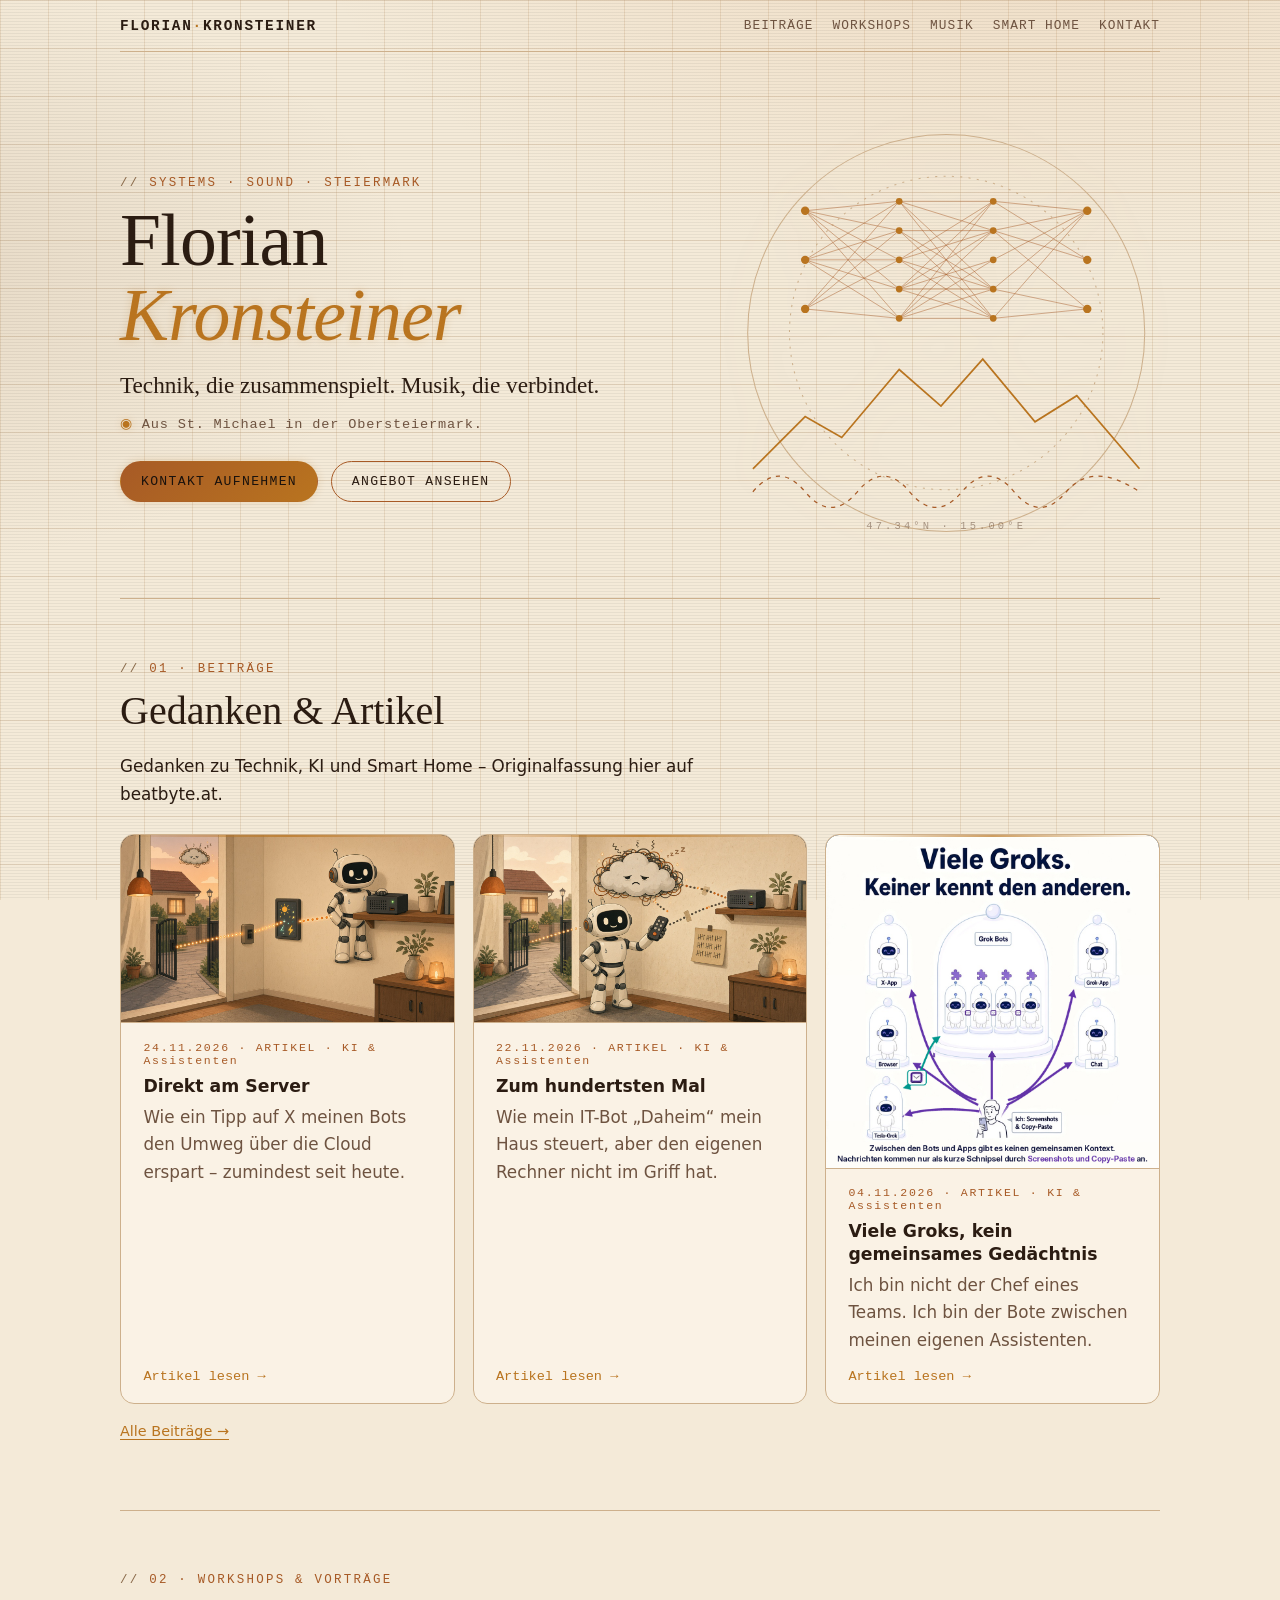
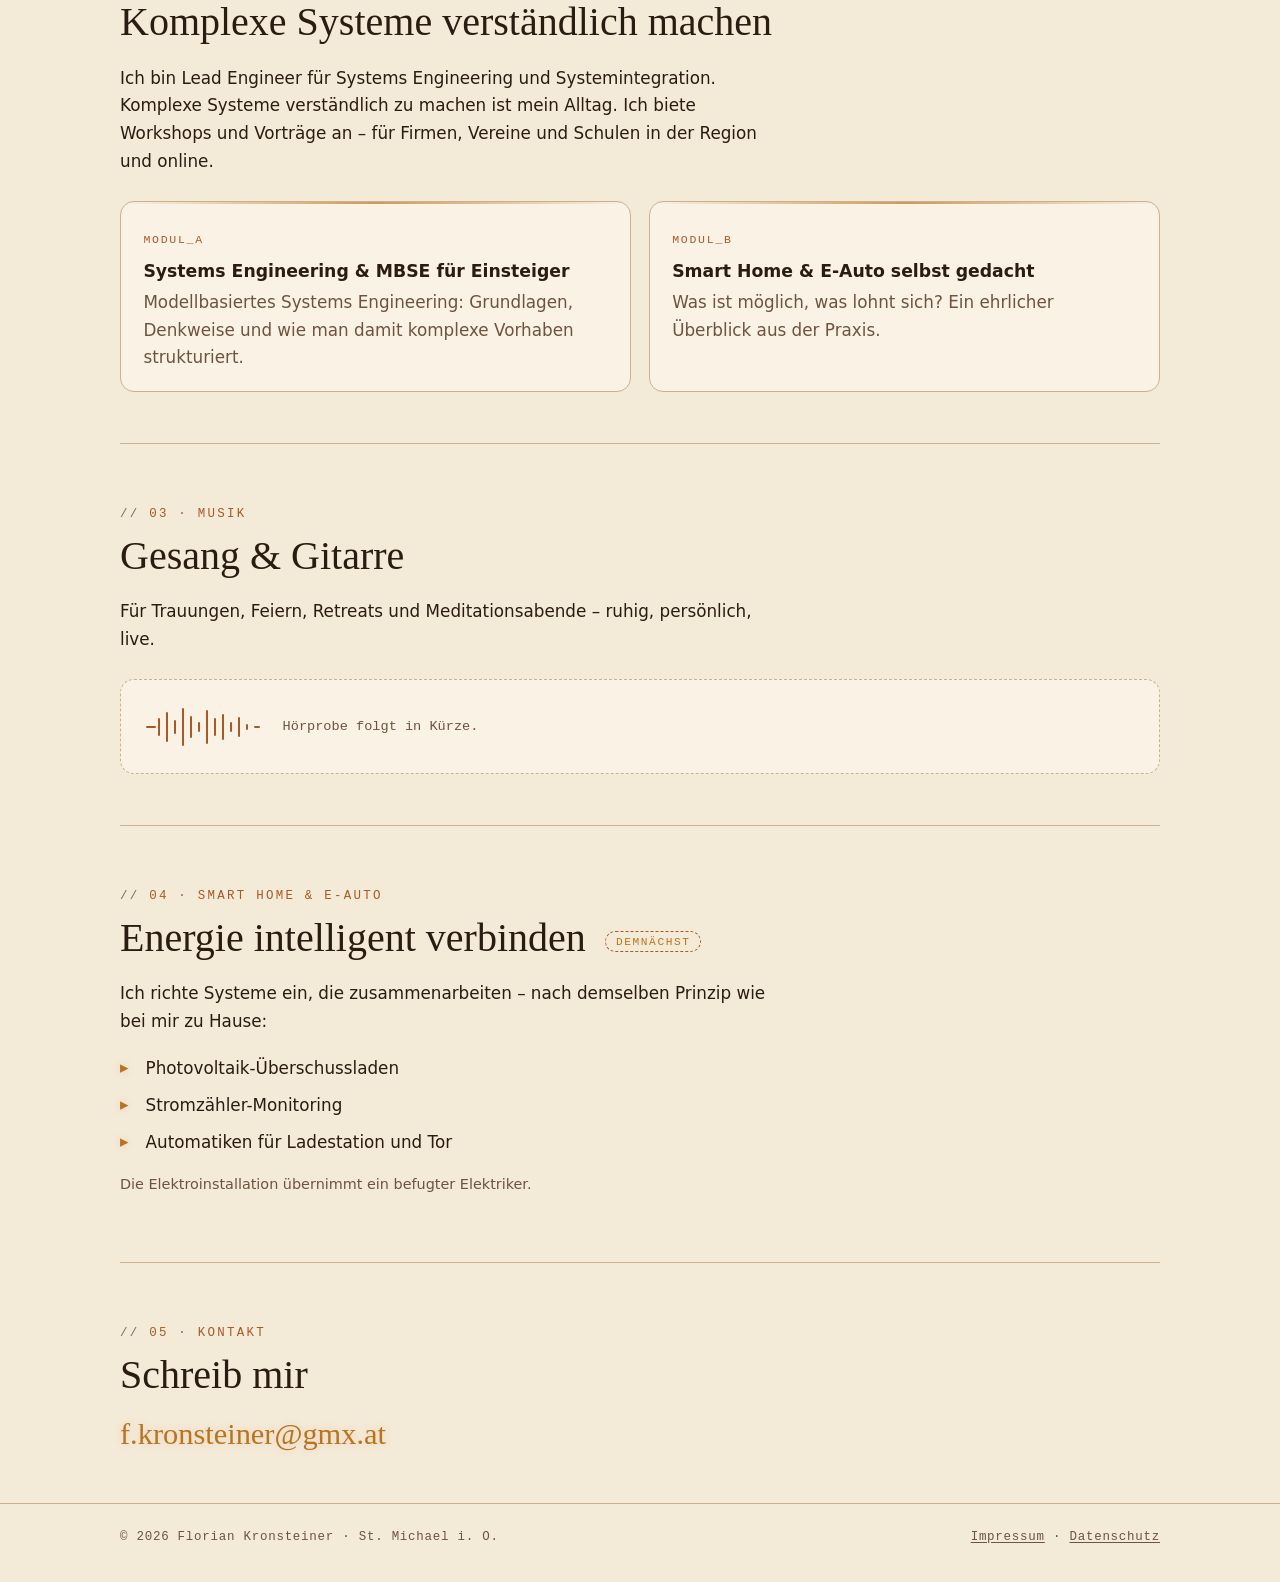
<file: index.html>
<!DOCTYPE html>
<html lang="de">
<head>
<meta charset="utf-8">
<meta name="viewport" content="width=device-width, initial-scale=1">
<title>Florian Kronsteiner – Technik & Musik aus St. Michael in der Obersteiermark</title>
<meta name="description" content="Florian Kronsteiner: Workshops und Vorträge zu Systems Engineering, Gesang und Gitarre für Trauungen, Feiern und Retreats. Aus St. Michael in der Obersteiermark.">
<meta name="theme-color" content="#1a120d">
<link rel="icon" href="/assets/favicon.svg" type="image/svg+xml">
<link rel="alternate" type="application/rss+xml" title="Beiträge – Florian Kronsteiner" href="https://beatbyte.at/beitraege/feed.xml">
<link rel="stylesheet" href="/assets/style.css">
</head>
<body>
<a class="skip" href="#main">Zum Inhalt springen</a>
<header class="wrap">
<nav class="top" aria-label="Hauptnavigation">
<a class="brand" href="/">FLORIAN<span>·</span>KRONSTEINER</a>
<ul><li><a href="/#beitraege">Beiträge</a></li><li><a href="/#workshops">Workshops</a></li><li><a href="/#musik">Musik</a></li><li><a href="/#smart-home">Smart Home</a></li><li><a href="/#kontakt">Kontakt</a></li></ul>
</nav>
</header>
<main id="main" class="wrap">
<div class="hero">
<div>
<p class="label">Systems · Sound · Steiermark</p>
<h1>Florian<br><em>Kronsteiner</em></h1>
<p class="tagline">Technik, die zusammenspielt. Musik, die verbindet.</p>
<p class="place">Aus St. Michael in der Obersteiermark.</p>
<div class="cta"><a class="btn primary" href="#kontakt">Kontakt aufnehmen</a><a class="btn" href="#workshops">Angebot ansehen</a></div>
</div>
<svg class="art" viewBox="0 0 410 400" role="img" aria-label="Grafik: neuronales Netz über einer Bergsilhouette mit Klangwelle">
<circle class="ring" cx="205" cy="200" r="190"/><circle class="ring" cx="205" cy="200" r="150" stroke-dasharray="2 6"/>
<line class="edge" x1="70" y1="83" x2="160" y2="74"/><line class="edge" x1="70" y1="83" x2="160" y2="102"/><line class="edge" x1="70" y1="83" x2="160" y2="130"/><line class="edge" x1="70" y1="83" x2="160" y2="158"/><line class="edge" x1="70" y1="83" x2="160" y2="186"/><line class="edge" x1="70" y1="130" x2="160" y2="74"/><line class="edge" x1="70" y1="130" x2="160" y2="102"/><line class="edge" x1="70" y1="130" x2="160" y2="130"/><line class="edge" x1="70" y1="130" x2="160" y2="158"/><line class="edge" x1="70" y1="130" x2="160" y2="186"/><line class="edge" x1="70" y1="177" x2="160" y2="74"/><line class="edge" x1="70" y1="177" x2="160" y2="102"/><line class="edge" x1="70" y1="177" x2="160" y2="130"/><line class="edge" x1="70" y1="177" x2="160" y2="186"/><line class="edge" x1="160" y1="74" x2="250" y2="74"/><line class="edge" x1="160" y1="74" x2="250" y2="102"/><line class="edge" x1="160" y1="74" x2="250" y2="158"/><line class="edge" x1="160" y1="74" x2="250" y2="186"/><line class="edge" x1="160" y1="102" x2="250" y2="102"/><line class="edge" x1="160" y1="102" x2="250" y2="158"/><line class="edge" x1="160" y1="102" x2="250" y2="186"/><line class="edge" x1="160" y1="130" x2="250" y2="74"/><line class="edge" x1="160" y1="130" x2="250" y2="102"/><line class="edge" x1="160" y1="130" x2="250" y2="158"/><line class="edge" x1="160" y1="130" x2="250" y2="186"/><line class="edge" x1="160" y1="158" x2="250" y2="74"/><line class="edge" x1="160" y1="158" x2="250" y2="102"/><line class="edge" x1="160" y1="158" x2="250" y2="130"/><line class="edge" x1="160" y1="158" x2="250" y2="158"/><line class="edge" x1="160" y1="158" x2="250" y2="186"/><line class="edge" x1="160" y1="186" x2="250" y2="74"/><line class="edge" x1="160" y1="186" x2="250" y2="102"/><line class="edge" x1="160" y1="186" x2="250" y2="130"/><line class="edge" x1="160" y1="186" x2="250" y2="158"/><line class="edge" x1="160" y1="186" x2="250" y2="186"/><line class="edge" x1="250" y1="74" x2="340" y2="83"/><line class="edge" x1="250" y1="74" x2="340" y2="130"/><line class="edge" x1="250" y1="102" x2="340" y2="83"/><line class="edge" x1="250" y1="102" x2="340" y2="130"/><line class="edge" x1="250" y1="102" x2="340" y2="177"/><line class="edge" x1="250" y1="130" x2="340" y2="83"/><line class="edge" x1="250" y1="158" x2="340" y2="83"/><line class="edge" x1="250" y1="158" x2="340" y2="177"/><line class="edge" x1="250" y1="186" x2="340" y2="83"/><line class="edge" x1="250" y1="186" x2="340" y2="177"/>
<circle class="node pulse" cx="70" cy="83" r="4" style="animation-delay:0.0s"/><circle class="node" cx="70" cy="130" r="4"/><circle class="node" cx="70" cy="177" r="4"/><circle class="node" cx="160" cy="74" r="3.2"/><circle class="node" cx="160" cy="102" r="3.2"/><circle class="node pulse" cx="160" cy="130" r="3.2" style="animation-delay:1.0s"/><circle class="node" cx="160" cy="158" r="3.2"/><circle class="node" cx="160" cy="186" r="3.2"/><circle class="node" cx="250" cy="74" r="3.2"/><circle class="node pulse" cx="250" cy="102" r="3.2" style="animation-delay:1.1s"/><circle class="node" cx="250" cy="130" r="3.2"/><circle class="node" cx="250" cy="158" r="3.2"/><circle class="node pulse" cx="250" cy="186" r="3.2" style="animation-delay:2.0s"/><circle class="node pulse" cx="340" cy="83" r="4" style="animation-delay:1.2s"/><circle class="node" cx="340" cy="130" r="4"/><circle class="node" cx="340" cy="177" r="4"/>
<path class="ridge" d="M20 330 L70 280 L105 300 L160 235 L200 270 L240 225 L290 285 L330 260 L390 330"/>
<path class="wave" d="M20 352 Q45 322 70 352 T120 352 T170 352 T220 352 T270 352 T320 352 T390 352"/>
<text x="205" y="388" text-anchor="middle" font-family="ui-monospace,monospace" font-size="10" letter-spacing="3" fill="currentColor" opacity=".55">47.34°N · 15.00°E</text>
</svg>
</div>

<section id="beitraege" aria-labelledby="h-beitraege">
<p class="label">01 · Beiträge</p>
<h2 id="h-beitraege">Gedanken &amp; Artikel</h2>
<p class="lead">Gedanken zu Technik, KI und Smart Home – Originalfassung hier auf beatbyte.at.</p>
<!-- BEITRAEGE:START -->
<div class="grid">
<article class="card post"><img class="post-img" src="/beitraege/direkt-am-server/beitragsbild.jpg" alt="Illustrierter Roboter steht direkt am kleinen Server im Regal; kurze Leuchtlinien führen zum Einfahrtstor, zu einem Schaltkasten und zu einer Energieanzeige, die müde Wolke ist klein und weit weg" loading="lazy" decoding="async" width="1280" height="720"><span class="idx"><time datetime="2026-11-24">24.11.2026</time> · ARTIKEL · KI &amp; Assistenten</span><h3>Direkt am Server</h3><p>Wie ein Tipp auf X meinen Bots den Umweg über die Cloud erspart – zumindest seit heute.</p><a class="more" href="/beitraege/direkt-am-server/">Artikel lesen →</a></article>
<article class="card post"><img class="post-img" src="/beitraege/zum-hundertsten-mal/beitragsbild.jpg" alt="Illustrierter Roboter in der offenen Tür, das Einfahrtstor ist auf; eine müde Wolke stört die Verbindung zum kleinen Server im Regal" loading="lazy" decoding="async" width="1280" height="720"><span class="idx"><time datetime="2026-11-22">22.11.2026</time> · ARTIKEL · KI &amp; Assistenten</span><h3>Zum hundertsten Mal</h3><p>Wie mein IT-Bot „Daheim“ mein Haus steuert, aber den eigenen Rechner nicht im Griff hat.</p><a class="more" href="/beitraege/zum-hundertsten-mal/">Artikel lesen →</a></article>
<article class="card post"><img class="post-img" src="/grok/img/viele-groks.png" alt="Sieben Grok-Bots um einen gemeinsamen Computer, verbunden über Screenshots und Textschnipsel" loading="lazy" decoding="async" width="1024" height="1024"><span class="idx"><time datetime="2026-11-04">04.11.2026</time> · ARTIKEL · KI &amp; Assistenten</span><h3>Viele Groks, kein gemeinsames Gedächtnis</h3><p>Ich bin nicht der Chef eines Teams. Ich bin der Bote zwischen meinen eigenen Assistenten.</p><a class="more" href="/beitraege/viele-groks/">Artikel lesen →</a></article>
</div>
<!-- BEITRAEGE:END -->
<p class="note"><a href="/beitraege/">Alle Beiträge →</a></p>
</section>

<section id="workshops" aria-labelledby="h-workshops">
<p class="label">02 · Workshops &amp; Vorträge</p>
<h2 id="h-workshops">Komplexe Systeme verständlich machen</h2>
<p class="lead">Ich bin Lead Engineer für Systems Engineering und Systemintegration. Komplexe Systeme verständlich zu machen ist mein Alltag. Ich biete Workshops und Vorträge an – für Firmen, Vereine und Schulen in der Region und online.</p>
<div class="grid">
<article class="card"><span class="idx">MODUL_A</span><h3>Systems Engineering &amp; MBSE für Einsteiger</h3><p>Modellbasiertes Systems Engineering: Grundlagen, Denkweise und wie man damit komplexe Vorhaben strukturiert.</p></article>
<article class="card"><span class="idx">MODUL_B</span><h3>Smart Home &amp; E-Auto selbst gedacht</h3><p>Was ist möglich, was lohnt sich? Ein ehrlicher Überblick aus der Praxis.</p></article>
</div>
</section>

<section id="musik" aria-labelledby="h-musik">
<p class="label">03 · Musik</p>
<h2 id="h-musik">Gesang &amp; Gitarre</h2>
<p class="lead">Für Trauungen, Feiern, Retreats und Meditationsabende – ruhig, persönlich, live.</p>
<div class="audio" role="note" aria-label="Platzhalter für Hörprobe">
<svg viewBox="0 0 120 48" aria-hidden="true"><path d="M4 24h8M16 16v16M24 10v28M32 18v12M40 6v36M48 14v20M56 20v8M64 8v32M72 16v16M80 12v24M88 20v8M96 15v18M104 22v4M112 24h4"/></svg>
<p>Hörprobe folgt in Kürze.</p>
</div>
</section>

<section id="smart-home" aria-labelledby="h-smart">
<p class="label">04 · Smart Home &amp; E-Auto</p>
<h2 id="h-smart">Energie intelligent verbinden <span class="badge">demnächst</span></h2>
<p class="lead">Ich richte Systeme ein, die zusammenarbeiten – nach demselben Prinzip wie bei mir zu Hause:</p>
<ul class="listing">
<li>Photovoltaik-Überschussladen</li>
<li>Stromzähler-Monitoring</li>
<li>Automatiken für Ladestation und Tor</li>
</ul>
<p class="note">Die Elektroinstallation übernimmt ein befugter Elektriker.</p>
</section>

<section id="kontakt" aria-labelledby="h-kontakt">
<p class="label">05 · Kontakt</p>
<h2 id="h-kontakt">Schreib mir</h2>
<div class="contact"><a class="mail" href="mailto:f.kronsteiner@gmx.at">f.kronsteiner@gmx.at</a></div>
</section>
</main>
<footer>
<div class="wrap"><span>© 2026 Florian Kronsteiner · St. Michael i. O.</span><span><a href="/impressum/">Impressum</a> · <a href="/datenschutz/">Datenschutz</a></span></div>
</footer>
</body>
</html>
</file>
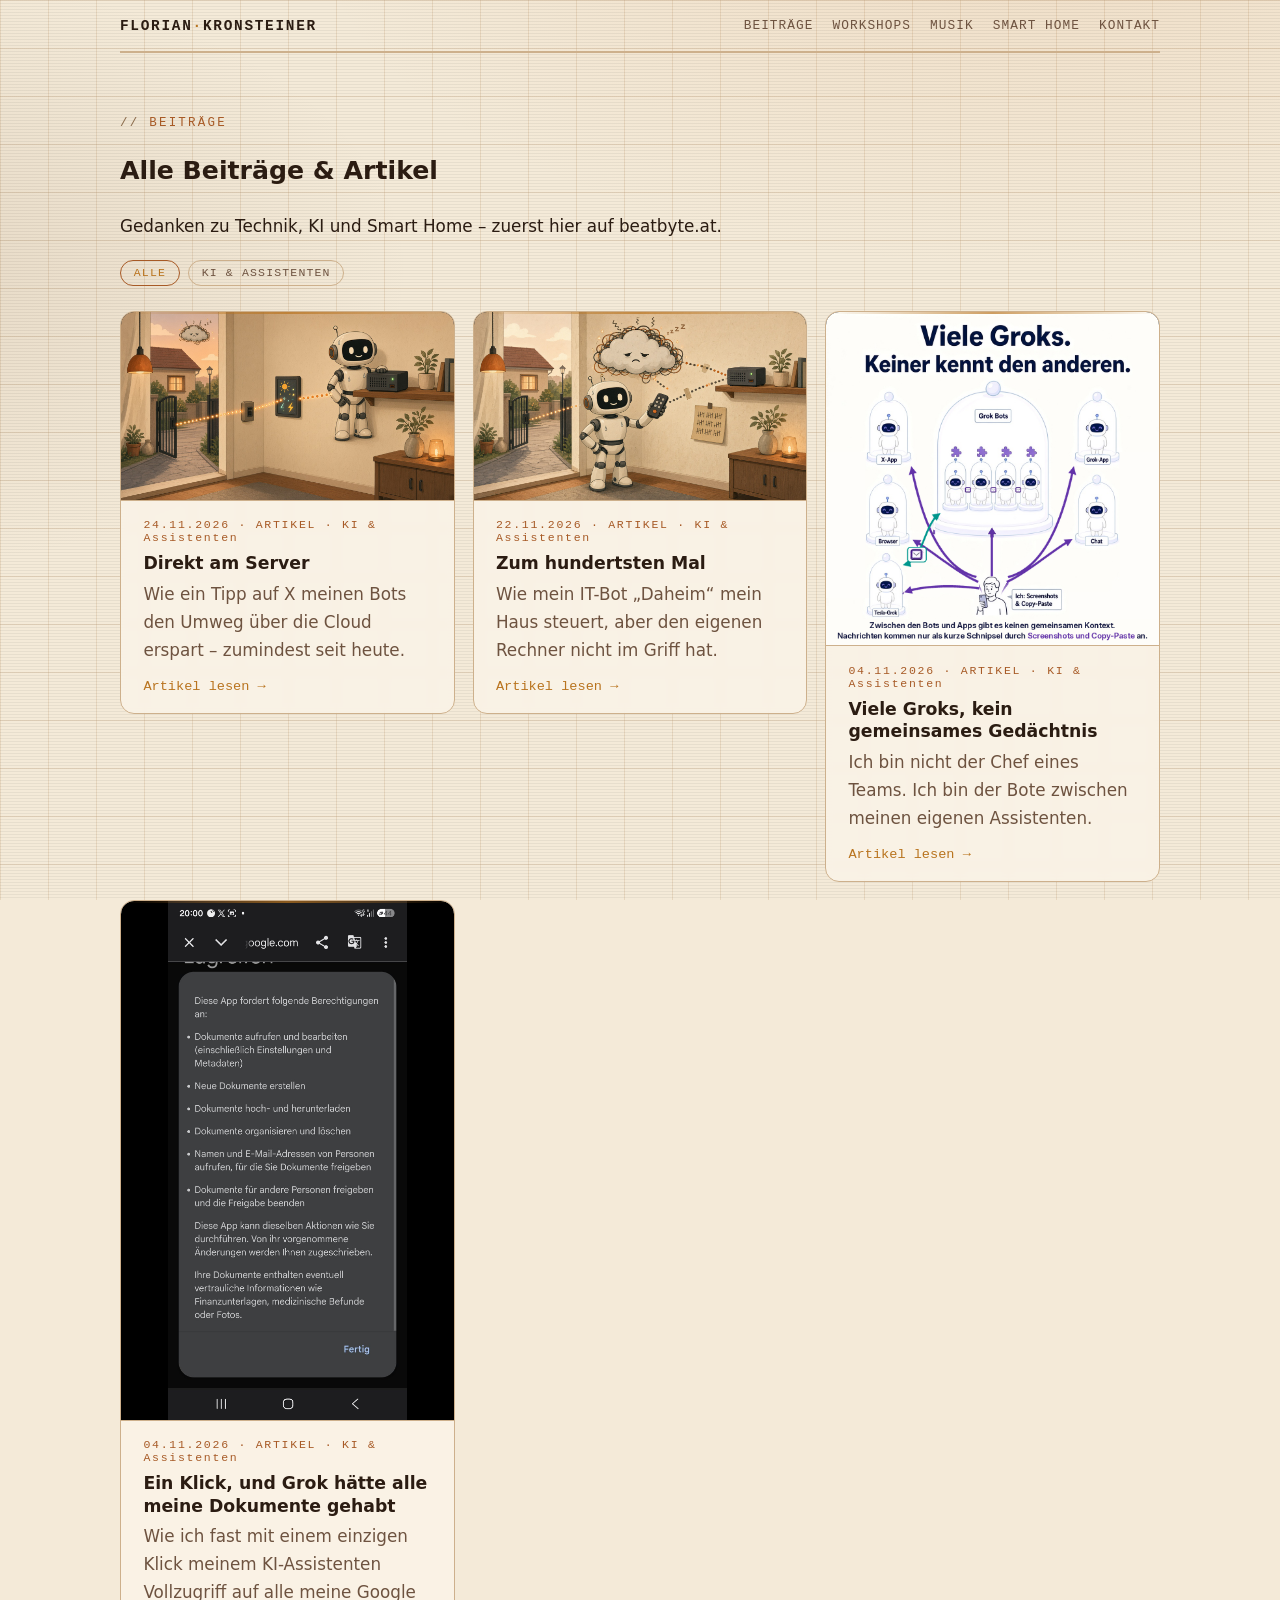
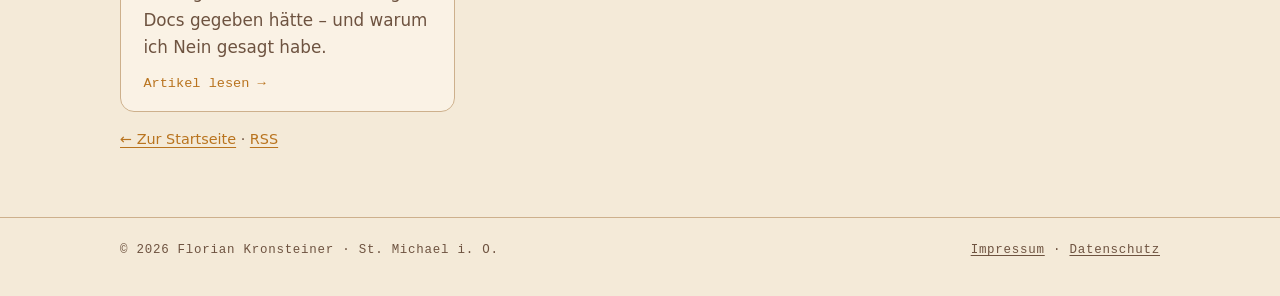
<file: beitraege/index.html>
<!DOCTYPE html>
<html lang="de">
<head>
<meta charset="utf-8">
<meta name="viewport" content="width=device-width, initial-scale=1">
<title>Beiträge – Florian Kronsteiner</title>
<meta name="description" content="Artikel und Gedanken zu Technik, KI und Smart Home von Florian Kronsteiner.">
<meta name="theme-color" content="#1a120d">
<link rel="canonical" href="https://beatbyte.at/beitraege/">
<link rel="alternate" type="application/rss+xml" title="Beiträge – Florian Kronsteiner" href="https://beatbyte.at/beitraege/feed.xml">
<meta property="og:title" content="Beiträge – Florian Kronsteiner">
<meta property="og:description" content="Artikel und Gedanken zu Technik, KI und Smart Home von Florian Kronsteiner.">
<meta property="og:url" content="https://beatbyte.at/beitraege/">
<meta property="og:type" content="website">
<meta property="og:image" content="https://beatbyte.at/beitraege/direkt-am-server/beitragsbild.jpg">
<meta property="og:locale" content="de_AT">
<meta name="twitter:card" content="summary_large_image">
<link rel="icon" href="/assets/favicon.svg" type="image/svg+xml">
<link rel="stylesheet" href="/assets/style.css">
</head>
<body>
<a class="skip" href="#main">Zum Inhalt springen</a>
<header class="wrap">
<nav class="top" aria-label="Hauptnavigation">
<a class="brand" href="/">FLORIAN<span>·</span>KRONSTEINER</a>
<ul><li><a href="/#beitraege">Beiträge</a></li><li><a href="/#workshops">Workshops</a></li><li><a href="/#musik">Musik</a></li><li><a href="/#smart-home">Smart Home</a></li><li><a href="/#kontakt">Kontakt</a></li></ul>
</nav>
</header>
<main id="main" class="wrap">
<section aria-labelledby="h-beitraege">
<p class="label">Beiträge</p>
<h1 id="h-beitraege">Alle Beiträge &amp; Artikel</h1>
<p class="lead">Gedanken zu Technik, KI und Smart Home – zuerst hier auf beatbyte.at.</p>
<nav class="topics" aria-label="Themen"><a href="#alle" data-filter="*">Alle</a><a href="#ki-assistenten" data-filter="KI &amp; Assistenten">KI &amp; Assistenten</a></nav>
<span id="ki-assistenten" hidden></span>
<div class="grid" id="alle">
<div class="post-wrap" data-category="KI &amp; Assistenten" id="post-direkt-am-server"><article class="card post"><img class="post-img" src="/beitraege/direkt-am-server/beitragsbild.jpg" alt="Illustrierter Roboter steht direkt am kleinen Server im Regal; kurze Leuchtlinien führen zum Einfahrtstor, zu einem Schaltkasten und zu einer Energieanzeige, die müde Wolke ist klein und weit weg" loading="lazy" decoding="async" width="1280" height="720"><span class="idx"><time datetime="2026-11-24">24.11.2026</time> · ARTIKEL · KI &amp; Assistenten</span><h3>Direkt am Server</h3><p>Wie ein Tipp auf X meinen Bots den Umweg über die Cloud erspart – zumindest seit heute.</p><a class="more" href="/beitraege/direkt-am-server/">Artikel lesen →</a></article></div>
<div class="post-wrap" data-category="KI &amp; Assistenten" id="post-zum-hundertsten-mal"><article class="card post"><img class="post-img" src="/beitraege/zum-hundertsten-mal/beitragsbild.jpg" alt="Illustrierter Roboter in der offenen Tür, das Einfahrtstor ist auf; eine müde Wolke stört die Verbindung zum kleinen Server im Regal" loading="lazy" decoding="async" width="1280" height="720"><span class="idx"><time datetime="2026-11-22">22.11.2026</time> · ARTIKEL · KI &amp; Assistenten</span><h3>Zum hundertsten Mal</h3><p>Wie mein IT-Bot „Daheim“ mein Haus steuert, aber den eigenen Rechner nicht im Griff hat.</p><a class="more" href="/beitraege/zum-hundertsten-mal/">Artikel lesen →</a></article></div>
<div class="post-wrap" data-category="KI &amp; Assistenten" id="post-viele-groks"><article class="card post"><img class="post-img" src="/grok/img/viele-groks.png" alt="Sieben Grok-Bots um einen gemeinsamen Computer, verbunden über Screenshots und Textschnipsel" loading="lazy" decoding="async" width="1024" height="1024"><span class="idx"><time datetime="2026-11-04">04.11.2026</time> · ARTIKEL · KI &amp; Assistenten</span><h3>Viele Groks, kein gemeinsames Gedächtnis</h3><p>Ich bin nicht der Chef eines Teams. Ich bin der Bote zwischen meinen eigenen Assistenten.</p><a class="more" href="/beitraege/viele-groks/">Artikel lesen →</a></article></div>
<div class="post-wrap" data-category="KI &amp; Assistenten" id="post-ein-klick"><article class="card post"><img class="post-img" src="/beitraege/ein-klick/berechtigung.jpg" alt="Google-Berechtigungsfenster: Zugriff auf Google Docs angefordert" loading="lazy" decoding="async" width="945" height="2048"><span class="idx"><time datetime="2026-11-04">04.11.2026</time> · ARTIKEL · KI &amp; Assistenten</span><h3>Ein Klick, und Grok hätte alle meine Dokumente gehabt</h3><p>Wie ich fast mit einem einzigen Klick meinem KI-Assistenten Vollzugriff auf alle meine Google Docs gegeben hätte – und warum ich Nein gesagt habe.</p><a class="more" href="/beitraege/ein-klick/">Artikel lesen →</a></article></div>
</div>
<p class="note"><a href="/">← Zur Startseite</a> · <a href="/beitraege/feed.xml">RSS</a></p>
</section>
<script>
(function(){
  var map={"ki-assistenten":"KI & Assistenten","smart-home-energie":"Smart Home & Energie"};
  function apply(filter){
    document.querySelectorAll('.post-wrap').forEach(function(el){
      var show = !filter || filter==='*' || el.getAttribute('data-category')===filter;
      el.hidden = !show;
    });
    document.querySelectorAll('.topics a').forEach(function(a){
      var f=a.getAttribute('data-filter');
      a.classList.toggle('is-active', f===filter || (!filter && f==='*'));
    });
  }
  function fromHash(){
    var h=(location.hash||'').slice(1);
    if(!h || h==='alle') apply('*');
    else apply(map[h] || decodeURIComponent(h));
  }
  document.querySelectorAll('.topics a').forEach(function(a){
    a.addEventListener('click', function(){ /* hashchange handles */ });
  });
  window.addEventListener('hashchange', fromHash);
  fromHash();
})();
</script>

</main>
<footer><div class="wrap"><span>© 2026 Florian Kronsteiner · St. Michael i. O.</span><span><a href="/impressum/">Impressum</a> · <a href="/datenschutz/">Datenschutz</a></span></div></footer>
</body>
</html>
</file>
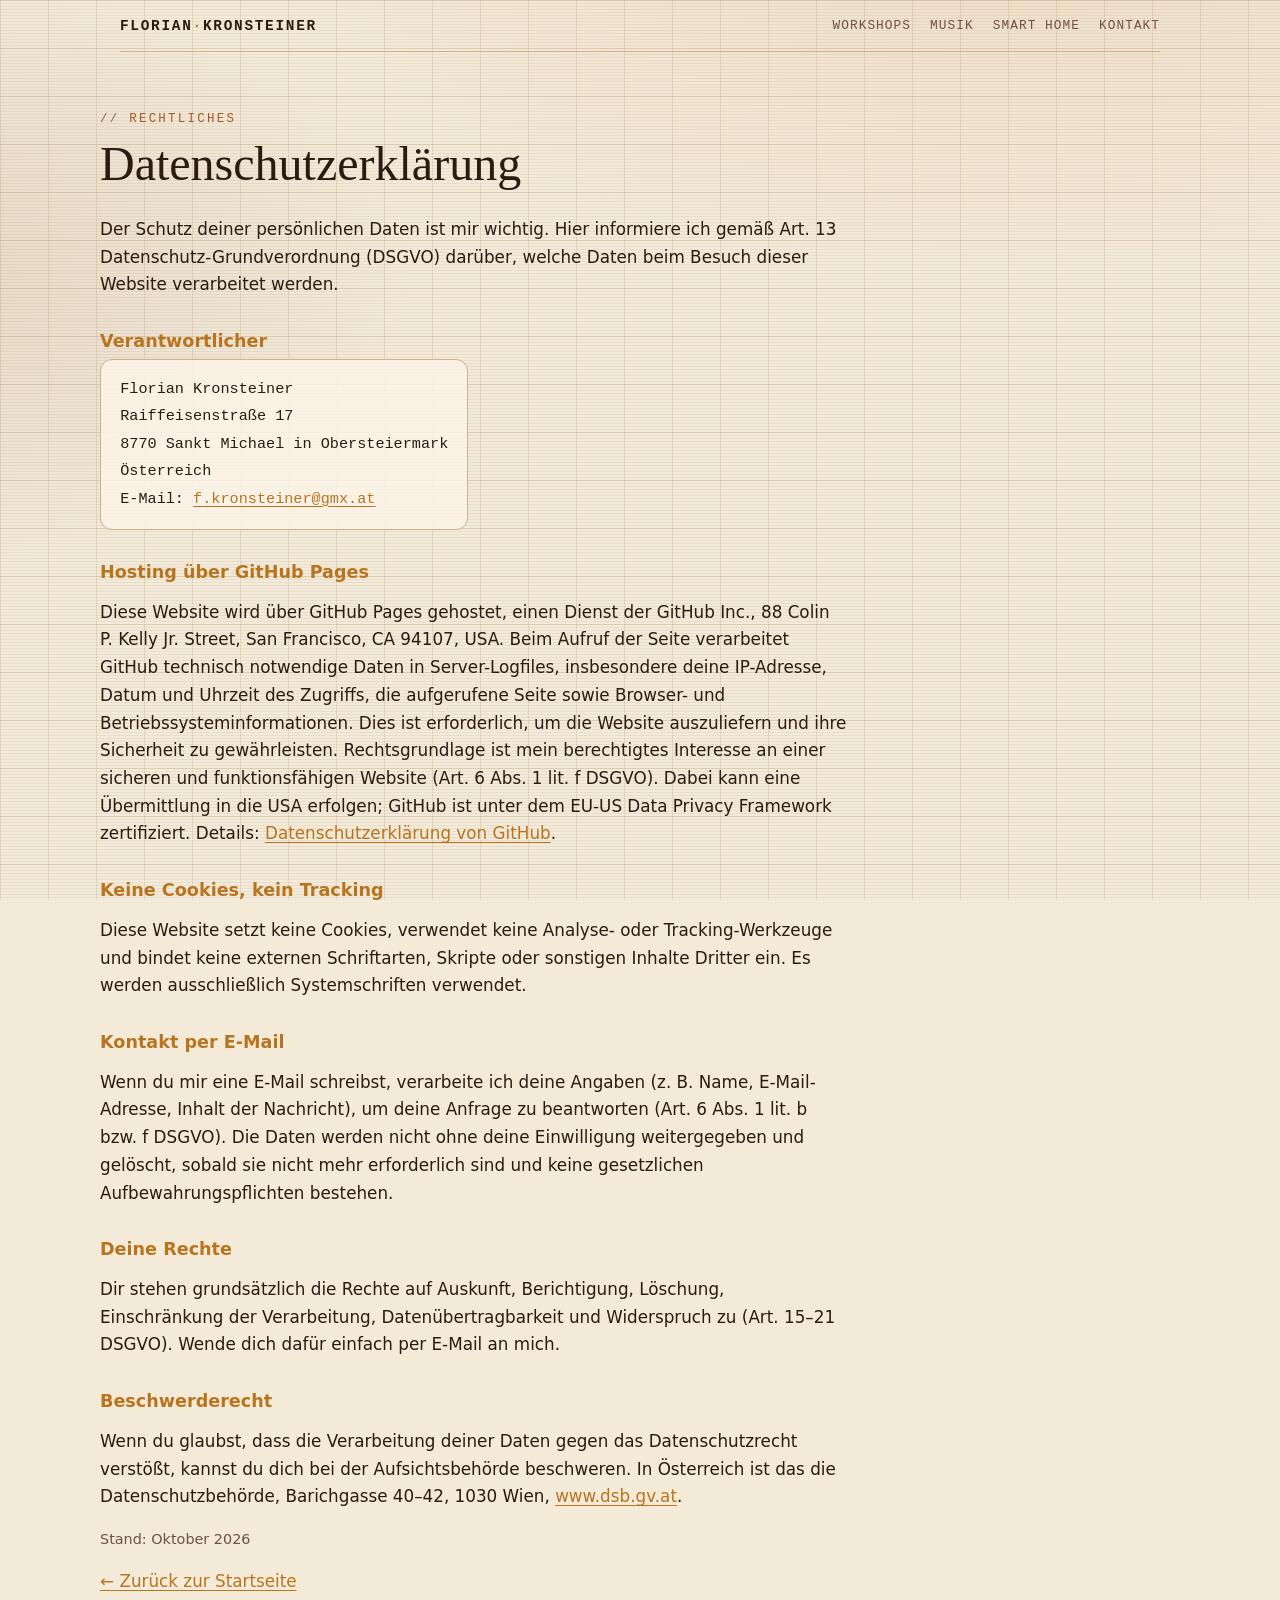
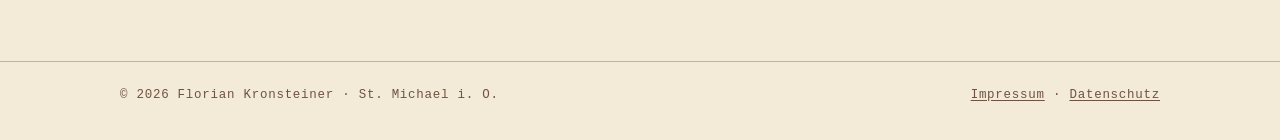
<file: datenschutz/index.html>
<!DOCTYPE html>
<html lang="de">
<head>
<meta charset="utf-8">
<meta name="viewport" content="width=device-width, initial-scale=1">
<title>Datenschutzerklärung – Florian Kronsteiner</title>
<meta name="description" content="Datenschutzerklärung gemäß DSGVO für beatbyte.at.">
<meta name="theme-color" content="#1a120d">
<link rel="icon" href="/assets/favicon.svg" type="image/svg+xml">
<link rel="stylesheet" href="/assets/style.css">
</head>
<body>
<a class="skip" href="#main">Zum Inhalt springen</a>
<header class="wrap">
<nav class="top" aria-label="Hauptnavigation">
<a class="brand" href="/">FLORIAN<span>·</span>KRONSTEINER</a>
<ul><li><a href="/#workshops">Workshops</a></li><li><a href="/#musik">Musik</a></li><li><a href="/#smart-home">Smart Home</a></li><li><a href="/#kontakt">Kontakt</a></li></ul>
</nav>
</header>
<main id="main" class="wrap legal">
<p class="label">Rechtliches</p>
<h1>Datenschutzerklärung</h1>
<p>Der Schutz deiner persönlichen Daten ist mir wichtig. Hier informiere ich gemäß Art. 13 Datenschutz-Grundverordnung (DSGVO) darüber, welche Daten beim Besuch dieser Website verarbeitet werden.</p>
<h2>Verantwortlicher</h2>
<address>Florian Kronsteiner<br>Raiffeisenstraße 17<br>8770 Sankt Michael in Obersteiermark<br>Österreich<br>E-Mail: <a href="mailto:f.kronsteiner@gmx.at">f.kronsteiner@gmx.at</a></address>
<h2>Hosting über GitHub Pages</h2>
<p>Diese Website wird über GitHub Pages gehostet, einen Dienst der GitHub Inc., 88 Colin P. Kelly Jr. Street, San Francisco, CA 94107, USA. Beim Aufruf der Seite verarbeitet GitHub technisch notwendige Daten in Server-Logfiles, insbesondere deine IP-Adresse, Datum und Uhrzeit des Zugriffs, die aufgerufene Seite sowie Browser- und Betriebssysteminformationen. Dies ist erforderlich, um die Website auszuliefern und ihre Sicherheit zu gewährleisten. Rechtsgrundlage ist mein berechtigtes Interesse an einer sicheren und funktionsfähigen Website (Art. 6 Abs. 1 lit. f DSGVO). Dabei kann eine Übermittlung in die USA erfolgen; GitHub ist unter dem EU-US Data Privacy Framework zertifiziert. Details: <a href="https://docs.github.com/de/site-policy/privacy-policies/github-general-privacy-statement">Datenschutzerklärung von GitHub</a>.</p>
<h2>Keine Cookies, kein Tracking</h2>
<p>Diese Website setzt keine Cookies, verwendet keine Analyse- oder Tracking-Werkzeuge und bindet keine externen Schriftarten, Skripte oder sonstigen Inhalte Dritter ein. Es werden ausschließlich Systemschriften verwendet.</p>
<h2>Kontakt per E-Mail</h2>
<p>Wenn du mir eine E-Mail schreibst, verarbeite ich deine Angaben (z. B. Name, E-Mail-Adresse, Inhalt der Nachricht), um deine Anfrage zu beantworten (Art. 6 Abs. 1 lit. b bzw. f DSGVO). Die Daten werden nicht ohne deine Einwilligung weitergegeben und gelöscht, sobald sie nicht mehr erforderlich sind und keine gesetzlichen Aufbewahrungspflichten bestehen.</p>
<h2>Deine Rechte</h2>
<p>Dir stehen grundsätzlich die Rechte auf Auskunft, Berichtigung, Löschung, Einschränkung der Verarbeitung, Datenübertragbarkeit und Widerspruch zu (Art. 15–21 DSGVO). Wende dich dafür einfach per E-Mail an mich.</p>
<h2>Beschwerderecht</h2>
<p>Wenn du glaubst, dass die Verarbeitung deiner Daten gegen das Datenschutzrecht verstößt, kannst du dich bei der Aufsichtsbehörde beschweren. In Österreich ist das die Datenschutzbehörde, Barichgasse 40–42, 1030 Wien, <a href="https://www.dsb.gv.at">www.dsb.gv.at</a>.</p>
<p class="note">Stand: Oktober 2026</p>
<p><a href="/">← Zurück zur Startseite</a></p>
</main>
<footer>
<div class="wrap"><span>© 2026 Florian Kronsteiner · St. Michael i. O.</span><span><a href="/impressum/">Impressum</a> · <a href="/datenschutz/">Datenschutz</a></span></div>
</footer>
</body>
</html>
</file>
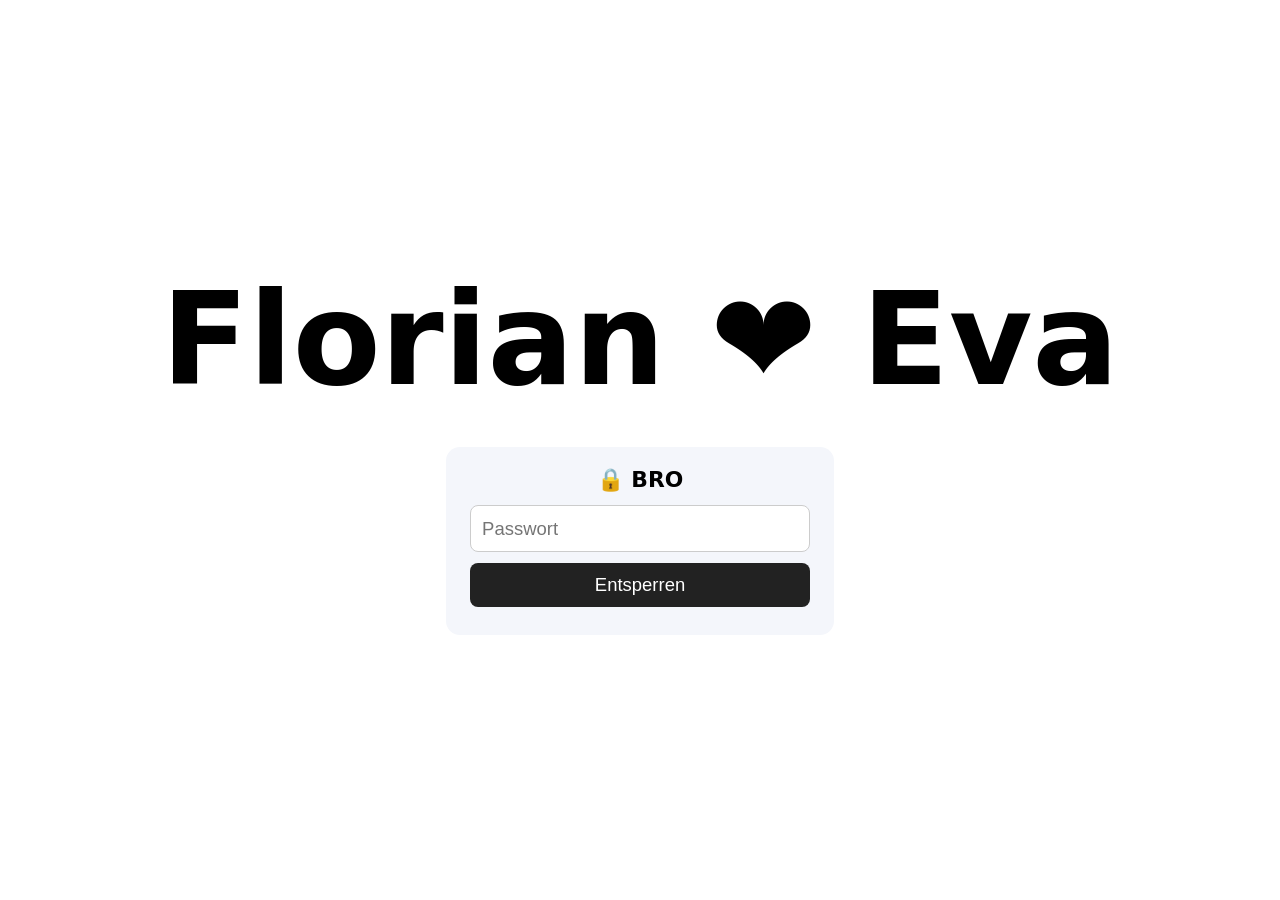
<file: energie/index.html>
<!DOCTYPE html>
<html lang="de">
<head>
<meta charset="utf-8">
<meta name="viewport" content="width=device-width, initial-scale=1">
<meta name="robots" content="noindex, nofollow">
<title>BeatByte – Energie</title>
<style>
  html, body { min-height: 100%; margin: 0; }
  body { min-height: 100vh; box-sizing: border-box; padding: 1.5em 0; display: flex; align-items: center; justify-content: center; background: #fff; font-family: system-ui, sans-serif; }
  h1 { margin: 0; text-align: center; font-size: 10vw; }
  .wrap { text-align: center; }
  a.btn { display: inline-block; margin-top: 1.5em; padding: .9em 1.8em; font-size: 1.3em; background: #3e6ae1; color: #fff; text-decoration: none; border-radius: 10px; }
  .car { margin: 2em auto 0; max-width: 340px; background: #f4f6fb; border-radius: 14px; padding: 1.2em 1.4em; text-align: left; font-size: 1.05em; }
  .car h2 { margin: 0 0 .6em; font-size: 1.3em; text-align: center; }
  .car .row { display: flex; justify-content: space-between; padding: .25em 0; }
  .car small { display: block; text-align: center; color: #777; margin-top: .6em; }
  .energy { margin: 1.2em auto 0; width: min(96vw, 720px); background: #f4f6fb; border-radius: 14px; padding: 1em .8em; box-sizing: border-box; text-align: left; }
  .energy h2 { margin: 0 0 .5em; font-size: 1.2em; text-align: center; }
  .kpis { display: flex; gap: .5em; justify-content: space-between; margin-bottom: .6em; }
  .kpi { flex: 1; background: #fff; border-radius: 10px; padding: .5em; text-align: center; }
  .kpi b { display: block; font-size: 1.35em; } .kpi span { font-size: .78em; color: #666; }
  .ranges { display: flex; gap: .4em; justify-content: center; margin-bottom: .5em; }
  .ranges button { flex: 1; max-width: 7em; padding: .5em; border: 1px solid #ccc; border-radius: 8px; background: #fff; font-size: 1em; }
  .ranges button.on { background: #222; color: #fff; border-color: #222; }
  .chartbox { position: relative; height: 320px; }
  .energy small { display: block; text-align: center; color: #777; margin-top: .5em; font-size: .78em; }
  .cost { margin: 1.2em auto 0; width: min(96vw, 720px); background: #f4f6fb; border-radius: 14px; padding: 1em .9em; box-sizing: border-box; text-align: left; }
  .cost h2 { margin: 0 0 .5em; font-size: 1.2em; text-align: center; }
  .cost .cfg { display: flex; gap: .6em; margin-bottom: .6em; } .cost .cfg label { flex: 1; font-size: .85em; color: #555; }
  .cost .cfg input { width: 100%; box-sizing: border-box; font-size: 1.05em; padding: .45em; border: 1px solid #ccc; border-radius: 8px; margin-top: .2em; }
  .cost table { width: 100%; border-collapse: collapse; font-size: .95em; background: #fff; border-radius: 10px; overflow: hidden; }
  .cost td { padding: .42em .55em; border-bottom: 1px solid #eef0f5; } .cost td.n { text-align: right; white-space: nowrap; }
  .cost tr.sum td { font-weight: 700; background: #eef3ff; } .cost tr.sub td:first-child { padding-left: 1.4em; color: #555; }
  .cost tr.h td { font-size: .78em; color: #888; text-transform: uppercase; letter-spacing: .04em; background: #fafbfd; }
  .cost small { display: block; color: #777; margin-top: .55em; font-size: .76em; line-height: 1.35; }
  .pres { margin: 1.2em auto 0; width: min(96vw, 720px); background: #f4f6fb; border-radius: 14px; padding: 1em .9em; box-sizing: border-box; text-align: left; }
  .pres h2 { margin: 0 0 .5em; font-size: 1.2em; text-align: center; }
  .pres .row { display: flex; justify-content: space-between; padding: .25em 0; background: #fff; border-radius: 8px; padding: .5em .7em; margin-bottom: .4em; }
  .pres small { display: block; color: #777; margin-top: .45em; font-size: .76em; line-height: 1.35; }
  .pres .awaymark { color: #9a3412; font-weight: 600; }
</style>
</head>
<body>
<div class="wrap">
<h1>Florian ❤️ Eva</h1>
<form class="car" id="lock" autocomplete="on"><h2>🔒 BRO</h2>
<input type="password" id="pw" placeholder="Passwort" autocomplete="current-password" style="width:100%;box-sizing:border-box;font-size:1.1em;padding:.6em;border:1px solid #ccc;border-radius:8px">
<button type="submit" style="width:100%;margin-top:.6em;font-size:1.1em;padding:.6em;border:0;border-radius:8px;background:#222;color:#fff">Entsperren</button>
<small id="msg"></small></form>
<div class="car" id="car" hidden><h2 id="cname">🚗</h2><div id="rows"></div><small id="ctime"></small></div>
<div class="cost" id="cost" hidden><h2>💶 Kostenaufteilung</h2>
<div class="ranges" id="cper"><button data-p="today" class="on">Heute</button><button data-p="month">Monat</button><button data-p="last" id="plast" hidden>Vormonat</button><button data-p="all">Seit Start</button></div>
<div class="cfg"><label>Preis €/kWh<input id="cprice" type="number" inputmode="decimal" step="0.01" min="0"></label><label>Ladeverlust (Annahme)<input id="closs" type="text" readonly tabindex="-1" style="background:#f0f0f0;color:#555"></label></div>
<table id="ctab"></table>
<small id="cnote"></small></div>
<div class="pres" id="pres" hidden><h2>🏠 Anwesenheit (Auto)</h2>
<div class="row"><span>BRO gerade</span><b id="pnow">–</b></div>
<div class="row"><span>Netzbezug während „Auto weg“ (7 Tage)</span><b id="paway">–</b></div>
<div class="row"><span>davon Tesla-Netzanteil</span><b id="ptesla">–</b></div>
<small id="pnote"></small></div>
<div class="energy" id="energy" hidden><h2>⚡ Energie</h2>
<div class="kpis"><div class="kpi"><b id="kToday">–</b><span>15-min-Peak heute</span></div><div class="kpi"><b id="kMax">–</b><span>Max. Peak 7 Tage</span></div><div class="kpi"><b id="kNow">–</b><span>Aktuell (Netz)</span></div></div>
<div class="ranges"><button data-h="6" class="on">6 h</button><button data-h="24">24 h</button><button data-h="168">7 Tage</button></div>
<div class="chartbox"><canvas id="echart"></canvas></div>
<small id="etime"></small></div>
</div>
<script src="/assets/vendor/chart.umd.min.js"></script>
<script>
const b64=s=>Uint8Array.from(atob(s),c=>c.charCodeAt(0));
function show(d){
  const rows=[['Status',{online:'Online',asleep:'Schläft',offline:'Offline'}[d.state]||d.state],
   ['Akku',d.battery!=null?d.battery+' %':null],['Reichweite',d.range_km!=null?d.range_km+' km':null],
   ['Laden',{Disconnected:'Nicht angesteckt',Charging:'Lädt',Complete:'Fertig geladen',Stopped:'Pausiert'}[d.charging]||d.charging],
   ['Standort',d.car_home===true?'Zuhause':(d.car_home===false?'Unterwegs / weg':null)],
   ['Gang',d.shift?d.shift:'P'],['Versperrt',d.locked==null?null:(d.locked?'Ja':'Nein')],
   ['Innen / Außen',d.inside_temp!=null?d.inside_temp+' °C / '+d.outside_temp+' °C':null],['Kilometerstand',d.odometer_km!=null?d.odometer_km.toLocaleString('de-AT')+' km':null]];
  document.getElementById('cname').textContent='🚗 '+(d.name||'Tesla');
  document.getElementById('rows').innerHTML=rows.filter(r=>r[1]!=null).map(r=>'<div class="row"><span>'+r[0]+'</span><b>'+r[1]+'</b></div>').join('');
  document.getElementById('ctime').textContent=d.data_time?'Daten vom '+new Date(d.data_time*1000).toLocaleString('de-AT'):'';
  document.getElementById('lock').hidden=true; document.getElementById('car').hidden=false;
}
const keys={};
async function dec(url,pw){
  const e=await (await fetch(url+'?'+Date.now(),{cache:'no-store'})).json();
  const kid=e.salt+':'+e.iter;
  if(!keys[kid]){ const base=await crypto.subtle.importKey('raw',new TextEncoder().encode(pw),'PBKDF2',false,['deriveKey']);
    keys[kid]=crypto.subtle.deriveKey({name:'PBKDF2',salt:b64(e.salt),iterations:e.iter,hash:'SHA-256'},base,{name:'AES-GCM',length:256},false,['decrypt']); }
  try{ return JSON.parse(new TextDecoder().decode(await crypto.subtle.decrypt({name:'AES-GCM',iv:b64(e.iv)},await keys[kid],b64(e.ct)))); }
  catch(x){ delete keys[kid]; throw x; }
}
async function unlock(pw, remember){
  const st=await dec('/status.enc.json',pw);
  if(remember) sessionStorage.setItem('bbpw',pw);
  show(st);
  dec('/energy.enc.json',pw).then(showEnergy).catch(err=>{ document.getElementById('energy').hidden=false; document.getElementById('etime').textContent='Energiedaten nicht verfügbar.'; console.error(err); });
}
const TZ='Europe/Vienna';
const fT=ts=>new Date(ts*1000).toLocaleTimeString('de-AT',{timeZone:TZ,hour:'2-digit',minute:'2-digit'});
const fD=ts=>new Date(ts*1000).toLocaleDateString('de-AT',{timeZone:TZ,weekday:'short',day:'2-digit',month:'2-digit'});
const kW=w=>w==null?'–':(w/1000).toLocaleString('de-AT',{minimumFractionDigits:2,maximumFractionDigits:2})+' kW';
let ED=null, chart=null, range=6;
function showPresence(d){
  const p=d&&d.presence; const el=document.getElementById('pres'); if(!p){ el.hidden=true; return; }
  el.hidden=false;
  document.getElementById('pnow').textContent=p.car_home===true?'Zuhause':(p.car_home===false?'Unterwegs / weg':'noch unbekannt (wartet auf BRO online)');
  document.getElementById('pnow').className=p.car_home===false?'awaymark':'';
  const house=Math.max(0,(p.away_imp_kwh||0)-(p.away_tesla_grid_kwh||0));
  const fmt=(x,d=1)=>Number(x).toLocaleString('de-AT',{minimumFractionDigits:d,maximumFractionDigits:d});
  document.getElementById('paway').textContent=(p.away&&p.away.length)?(fmt(p.away_imp_kwh||0)+' kWh · Haus ohne Tesla ≈ '+fmt(house)+' kWh'):'keine Away-Intervalle erfasst';
  document.getElementById('ptesla').textContent=fmt(p.away_tesla_grid_kwh||0)+' kWh';
  document.getElementById('pnote').textContent=(p.note||'')+' Zeiträume ohne GPS-Sample werden nicht rückwirkend geschätzt. Rosa Balken im Diagramm = Auto laut letztem Standort weg.';
}
function showEnergy(d){
  ED=d; document.getElementById('energy').hidden=false;
  document.getElementById('kToday').textContent=kW(d.today_peak&&d.today_peak.w);
  document.getElementById('kMax').textContent=kW(d.max7&&d.max7.w);
  const last=d.current||(d.blocks.length?d.blocks[d.blocks.length-1]:null);
  document.getElementById('kNow').textContent=d.blocks.length?kW(d.blocks[d.blocks.length-1][3]):'–';
  document.getElementById('etime').textContent='Stand '+fD(d.gen)+' '+fT(d.gen)+' · Balken: Ø Netzbezug je '+(range>24?'Stunde':'15 min')+' (Einspeisung negativ) · grau: Stundenwerte Shelly Cloud · rosa: Auto weg · Zeiten Wien';
  draw(); showCost(); showPresence(d);
}
function draw(){
  const d=ED; if(!d||!window.Chart) return;
  const step=range>24?3600:900, now=Math.floor(Date.now()/1000), end=now-now%step+step, start=end-range*3600;
  const n=Math.round((end-start)/step), lab=[], imp=Array(n).fill(null), exp=Array(n).fill(null), cloud=Array(n).fill(null), tes=Array(n).fill(null), away=Array(n).fill(null);
  for(let i=0;i<n;i++){ const t=start+i*step; lab.push(range>24?fD(t)+' '+fT(t):fT(t)); }
  const awayRanges=(d.presence&&d.presence.away)||[];
  for(const [a,b] of awayRanges){
    for(let i=0;i<n;i++){ const t0=start+i*step, t1=t0+step; if(t1>a && t0<b) away[i]=1; }
  }
  const acc={};
  for(const [b,ip,ex,net,c] of d.blocks){ const i=Math.floor((b-start)/step); if(i<0||i>=n) continue; (acc[i]=acc[i]||[]).push(net); }
  for(const i in acc){ const v=acc[i].reduce((a,b)=>a+b,0)/acc[i].length/1000; if(v>=0) imp[i]=v; else exp[i]=v; }
  for(const [h,ip,ex] of d.hourly){ for(let t=h;t<h+3600;t+=step){ const i=Math.floor((t-start)/step); if(i<0||i>=n||acc[i]) continue; cloud[i]=(ip-ex)/1000; } }
  for(const [t,k,s] of d.tesla){ const i=Math.floor((t-start)/step); if(i<0||i>=n) continue; tes[i]=k==null?0:k; }
  const peak=d.today_peak?d.today_peak.w/1000:null, max7=d.max7?d.max7.w/1000:null;
  const ds=[
    {type:'bar',label:'Auto weg',data:away,backgroundColor:'rgba(185,28,28,.12)',borderWidth:0,grouped:false,order:5,yAxisID:'yAway',barPercentage:1.0,categoryPercentage:1.0},
    {type:'bar',label:'Netzbezug (kW)',data:imp,backgroundColor:'#e4572e',grouped:false,order:3},
    {type:'bar',label:'Einspeisung (kW)',data:exp,backgroundColor:'#2ca58d',grouped:false,order:3},
    {type:'bar',label:'Netto stündlich, Shelly Cloud (kW)',data:cloud,backgroundColor:'rgba(120,120,120,.35)',grouped:false,order:4},
    {type:'line',label:'Tesla Laden (kW)',data:tes,borderColor:'#3e6ae1',backgroundColor:'#3e6ae1',spanGaps:true,pointRadius:2,tension:.2,order:1}];
  if(peak!=null) ds.push({type:'line',label:'Peak heute '+kW(d.today_peak.w),data:Array(n).fill(peak),borderColor:'#b8336a',borderDash:[6,4],pointRadius:0,borderWidth:1.5,order:0});
  if(max7!=null) ds.push({type:'line',label:'Max. 7 Tage '+kW(d.max7.w),data:Array(n).fill(max7),borderColor:'#555',borderDash:[2,3],pointRadius:0,borderWidth:1.5,order:0});
  if(chart) chart.destroy();
  chart=new Chart(document.getElementById('echart'),{data:{labels:lab,datasets:ds},options:{responsive:true,maintainAspectRatio:false,animation:false,
    interaction:{mode:'index',intersect:false},
    plugins:{legend:{position:'bottom',labels:{boxWidth:12,font:{size:11}}},tooltip:{filter:i=>i.raw!=null&&i.dataset.label!=='Auto weg',callbacks:{label:c=>c.raw==null?null:c.dataset.label.replace(/ \(kW\)$/,'')+': '+c.raw.toLocaleString('de-AT',{maximumFractionDigits:2})+' kW'}}},
    scales:{x:{stacked:false,ticks:{maxTicksLimit:range>24?7:6,maxRotation:0,font:{size:10}},grid:{display:false}},y:{title:{display:true,text:'kW'},ticks:{font:{size:10}}},yAway:{display:false,min:0,max:1,grid:{display:false},stacked:false}}}});
  const note=document.getElementById('etime'); note.textContent=note.textContent.replace(/je (Stunde|15 min)/,'je '+(range>24?'Stunde':'15 min'));
}
document.querySelectorAll('#energy .ranges button').forEach(b=>b.addEventListener('click',()=>{
  document.querySelectorAll('#energy .ranges button').forEach(x=>x.classList.toggle('on',x===b)); range=+b.dataset.h; draw(); }));
document.getElementById('lock').addEventListener('submit',async ev=>{
  ev.preventDefault(); const m=document.getElementById('msg'); m.textContent='Entsperre …';
  try{ await unlock(document.getElementById('pw').value,true); m.textContent=''; }catch(_){ m.textContent='Falsches Passwort.'; }
});

// ---- Kostenaufteilung (alles im Browser, Preis/Verlust nur in localStorage) ----
let CP='today';
const num=(x,d=2)=>x.toLocaleString('de-AT',{minimumFractionDigits:d,maximumFractionDigits:d});
const eur=x=>num(x)+' €', kwh=x=>num(x,1)+' kWh';
function vParts(ts){ const p={}; new Intl.DateTimeFormat('en-GB',{timeZone:TZ,year:'numeric',month:'numeric',day:'numeric',hour:'numeric',minute:'numeric',hourCycle:'h23'}).formatToParts(new Date(ts*1000)).forEach(x=>p[x.type]=+x.value); return p; }
function vMid(y,m,d){ const g=Date.UTC(y,m-1,d)/1000, p=vParts(g); const off=(Date.UTC(p.year,p.month-1,p.day,p.hour,p.minute)/1000)-g; return g-off; }
function periods(c){
  const now=Math.floor(Date.now()/1000), p=vParts(now);
  const m0=vMid(p.year,p.month,1), lm=p.month==1?[p.year-1,12]:[p.year,p.month-1];
  return {today:[vMid(p.year,p.month,p.day),now+900,'heute'],month:[m0,now+900,'diesen Monat'],last:[vMid(lm[0],lm[1],1),m0,'im Vormonat'],all:[c.t0||0,now+900,'seit Start']};
}
function costCalc(c,from,to){
  let G=0,E=0,T=0,Tg=0;
  for(const [i,ip,ex,te,tg] of c.em15){ const t=c.t0+i*c.blk; if(t<from||t>=to) continue; G+=ip; E+=ex; T+=te; Tg+=tg; }
  return {G:G/1000,E:E/1000,T:T/1000,Tg:Tg/1000};
}
function showCost(){
  const c=ED&&ED.cost; if(!c) return; document.getElementById('cost').hidden=false;
  const P=periods(c); document.getElementById('plast').hidden=!(c.t0&&c.t0<P.last[1]);
  const pin=document.getElementById('cprice');
  if(!pin.value) pin.value=localStorage.getItem('bb_price')||(c.price!=null?c.price:0.30);
  const price=Math.max(0,parseFloat(String(pin.value).replace(',','.'))||0);
  const lp=c.loss_pct??10; document.getElementById('closs').value=num(lp,0)+' %';
  const [f,t,lbl]=P[CP], r=costCalc(c,Math.max(f,c.t0||0),t), rest=Math.max(0,r.G-r.Tg);
  const row=(a,b,cl)=>'<tr'+(cl?' class="'+cl+'"':'')+'><td>'+a+'</td><td class="n">'+b+'</td></tr>';
  document.getElementById('ctab').innerHTML=
    row('Tesla (nur Florian)','', 'h')+
    row('Tesla geladen gesamt',kwh(r.T))+row('davon aus dem Netz',kwh(r.Tg),'sub')+row('davon aus PV (0 €)',kwh(r.T-r.Tg),'sub')+
    row('Tesla Kosten (Netzanteil)',eur(r.Tg*price))+
    row('Haus (50 : 50)','', 'h')+
    row('Netzbezug gesamt',kwh(r.G))+row('Rest = Netzbezug − Tesla-Netzanteil',kwh(rest))+row('Rest Kosten',eur(rest*price))+
    row('Hälfte Florian ('+kwh(rest/2)+')',eur(rest*price/2),'sub')+row('Hälfte Heidrun ('+kwh(rest/2)+')',eur(rest*price/2),'sub')+
    row('Summe','', 'h')+
    row('Florian gesamt (Tesla + ½ Rest)',eur(r.Tg*price+rest*price/2),'sum')+row('Heidrun (½ Rest)',eur(rest*price/2),'sum')+
    row('Einspeisung (nicht aufgeteilt)',kwh(r.E));
  const ns=c.sessions.filter(s=>(s.end||s.start)>=f&&s.start<t).length;
  const fd=ts=>ts?fD(ts)+' '+fT(ts):'–';
  document.getElementById('cnote').textContent='Zeitraum '+lbl+' · Messung ab '+fd(c.t0)+', Tesla-Erfassung ab '+fd(c.tesla_since)+' · '+ns+' Ladesitzung(en). '+
    'Annahmen: Tesla-Energie = „charge_energy_added“ (batterieseitig) je Sitzung + '+num(lp,0)+' % Ladeverlust, zeitlich verteilt nach der gemessenen Ladeleistung (Abfrage alle 3 min beim Laden). '+
    'Der Zähler misst saldiert: pro Minute zählt beim Tesla höchstens so viel als Netzstrom, wie gerade bezogen wurde; der Rest gilt als PV-Strom (0 €). '+
    'Preis-Startwert aus config.json; eine Änderung hier gilt nur in diesem Browser.';
}
document.getElementById('cprice').addEventListener('input',e=>{ localStorage.setItem('bb_price',e.target.value); showCost(); });
document.querySelectorAll('#cper button').forEach(b=>b.addEventListener('click',()=>{
  document.querySelectorAll('#cper button').forEach(x=>x.classList.toggle('on',x===b)); CP=b.dataset.p; showCost(); }));
const saved=sessionStorage.getItem('bbpw'); if(saved) unlock(saved,false).catch(()=>sessionStorage.removeItem('bbpw'));
</script>
</body>
</html>
</file>
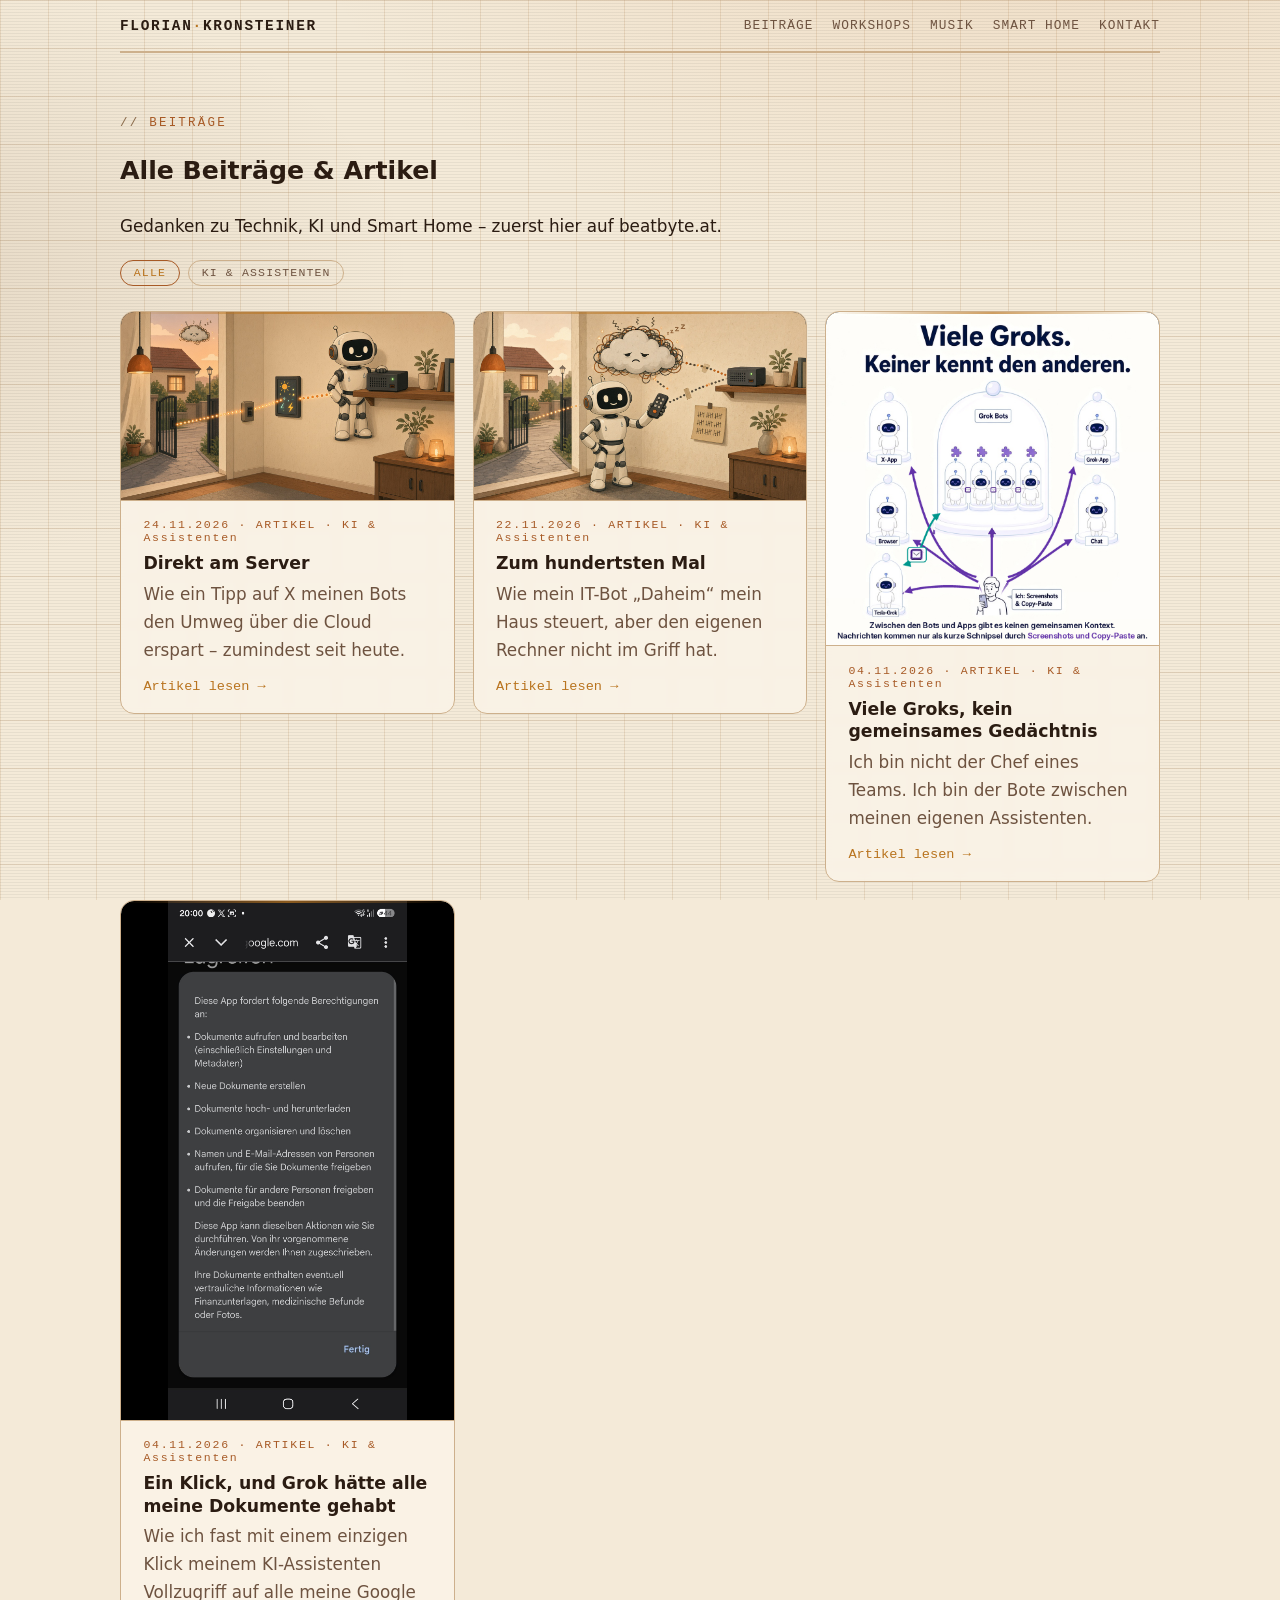
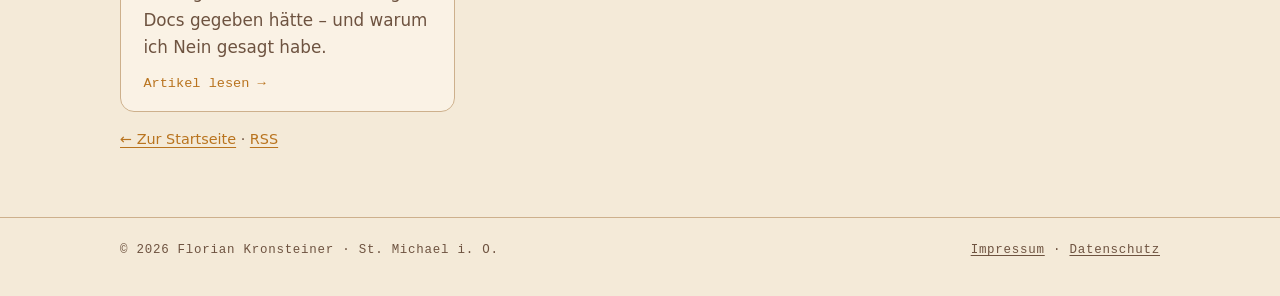
<file: grok/index.html>
<!doctype html>
<html lang="de">
<head>
<meta charset="utf-8">
<title>Beiträge – Florian Kronsteiner</title>
<meta name="viewport" content="width=device-width, initial-scale=1">
<link rel="canonical" href="https://beatbyte.at/beitraege/">
<meta http-equiv="refresh" content="0; url=/beitraege/">
<meta name="robots" content="noindex">
<script>location.replace('/beitraege/'+location.hash);</script>
</head>
<body><p>Weiter zu den <a href="/beitraege/">Beiträgen</a>.</p></body>
</html>
</file>
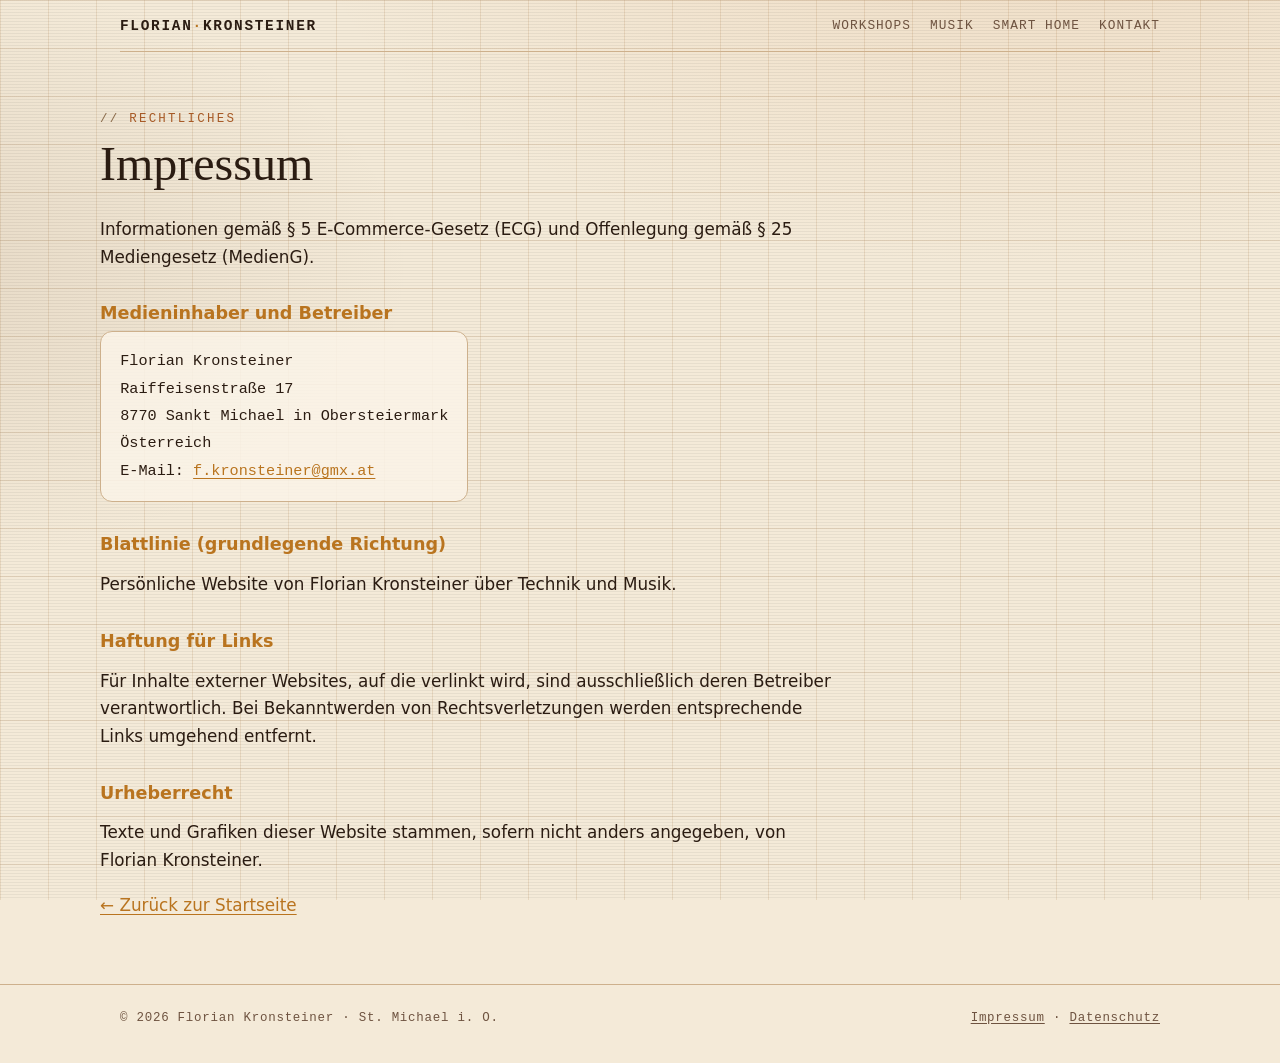
<file: impressum/index.html>
<!DOCTYPE html>
<html lang="de">
<head>
<meta charset="utf-8">
<meta name="viewport" content="width=device-width, initial-scale=1">
<title>Impressum – Florian Kronsteiner</title>
<meta name="description" content="Impressum und Offenlegung gemäß § 5 ECG und § 25 MedienG.">
<meta name="theme-color" content="#1a120d">
<link rel="icon" href="/assets/favicon.svg" type="image/svg+xml">
<link rel="stylesheet" href="/assets/style.css">
</head>
<body>
<a class="skip" href="#main">Zum Inhalt springen</a>
<header class="wrap">
<nav class="top" aria-label="Hauptnavigation">
<a class="brand" href="/">FLORIAN<span>·</span>KRONSTEINER</a>
<ul><li><a href="/#workshops">Workshops</a></li><li><a href="/#musik">Musik</a></li><li><a href="/#smart-home">Smart Home</a></li><li><a href="/#kontakt">Kontakt</a></li></ul>
</nav>
</header>
<main id="main" class="wrap legal">
<p class="label">Rechtliches</p>
<h1>Impressum</h1>
<p>Informationen gemäß § 5 E-Commerce-Gesetz (ECG) und Offenlegung gemäß § 25 Mediengesetz (MedienG).</p>
<h2>Medieninhaber und Betreiber</h2>
<address>Florian Kronsteiner<br>Raiffeisenstraße 17<br>8770 Sankt Michael in Obersteiermark<br>Österreich<br>E-Mail: <a href="mailto:f.kronsteiner@gmx.at">f.kronsteiner@gmx.at</a></address>
<h2>Blattlinie (grundlegende Richtung)</h2>
<p>Persönliche Website von Florian Kronsteiner über Technik und Musik.</p>
<h2>Haftung für Links</h2>
<p>Für Inhalte externer Websites, auf die verlinkt wird, sind ausschließlich deren Betreiber verantwortlich. Bei Bekanntwerden von Rechtsverletzungen werden entsprechende Links umgehend entfernt.</p>
<h2>Urheberrecht</h2>
<p>Texte und Grafiken dieser Website stammen, sofern nicht anders angegeben, von Florian Kronsteiner.</p>
<p><a href="/">← Zurück zur Startseite</a></p>
</main>
<footer>
<div class="wrap"><span>© 2026 Florian Kronsteiner · St. Michael i. O.</span><span><a href="/impressum/">Impressum</a> · <a href="/datenschutz/">Datenschutz</a></span></div>
</footer>
</body>
</html>
</file>
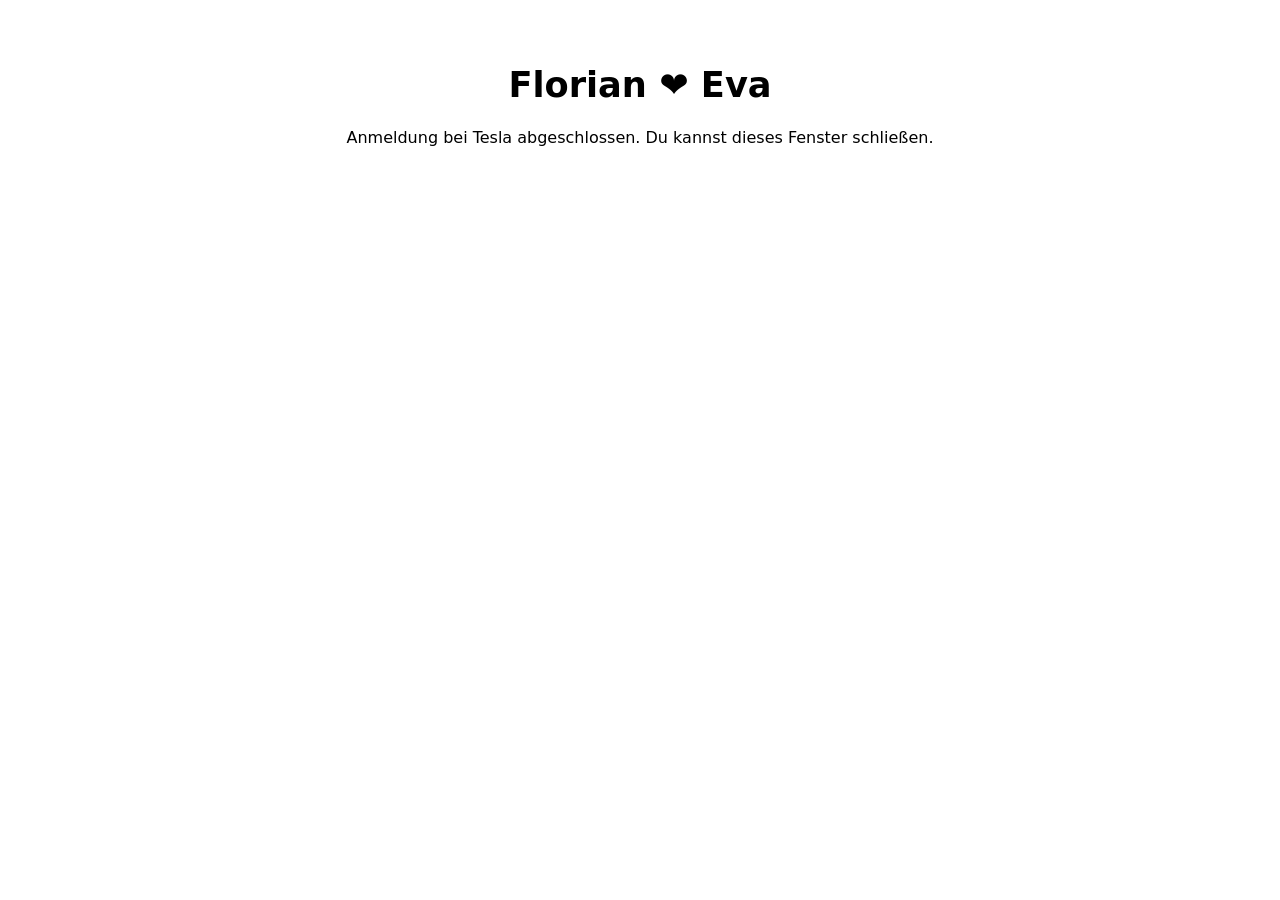
<file: auth/callback/index.html>
<!DOCTYPE html>
<html lang="de">
<head>
<meta charset="utf-8">
<meta name="viewport" content="width=device-width, initial-scale=1">
<meta name="robots" content="noindex">
<title>BeatByte – Anmeldung</title>
<style>
  body { font-family: system-ui, sans-serif; text-align: center; padding: 2em 1em; }
  h1 { font-size: 2.2em; }
  #code { word-break: break-all; font-family: monospace; background: #f2f2f2; padding: 1em; border-radius: 8px; }
  button { font-size: 1.2em; padding: .7em 1.4em; margin-top: 1em; border-radius: 8px; border: 0; background: #3e6ae1; color: #fff; }
</style>
</head>
<body>
<h1>Florian ❤️ Eva</h1>
<div id="ok" hidden>
<p>Tesla-Anmeldung erfolgreich. Kopiere diesen Code und schick ihn Daheim im Chat (er gilt nur wenige Minuten):</p>
<p id="code"></p>
<button onclick="navigator.clipboard.writeText(document.getElementById('code').textContent).then(()=>this.textContent='Kopiert ✓')">Code kopieren</button>
</div>
<p id="none">Anmeldung bei Tesla abgeschlossen. Du kannst dieses Fenster schließen.</p>
<script>
  var p = new URLSearchParams(location.search), c = p.get('code'), e = p.get('error');
  if (c) { document.getElementById('code').textContent = c; document.getElementById('ok').hidden = false; document.getElementById('none').hidden = true; }
  else if (e) { document.getElementById('none').textContent = 'Fehler von Tesla: ' + e + ' ' + (p.get('error_description') || ''); }
</script>
</body>
</html>
</file>
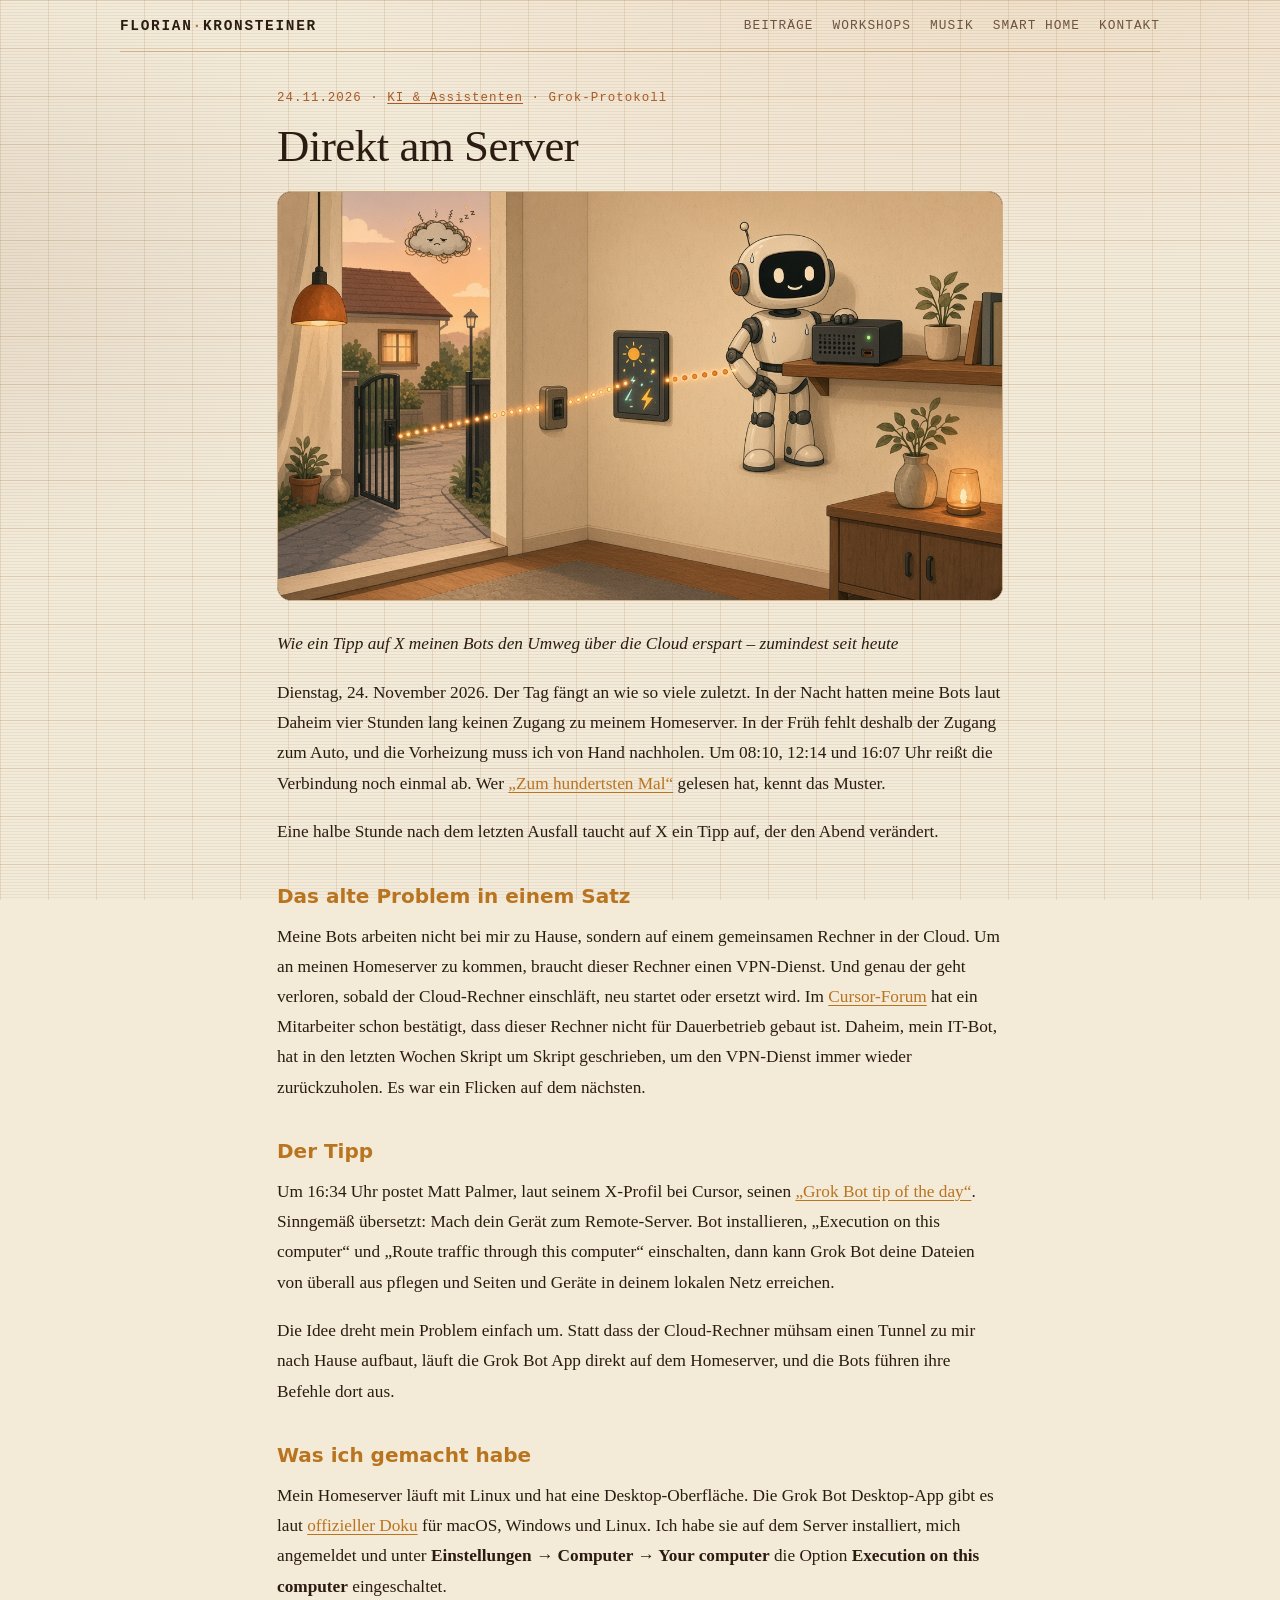
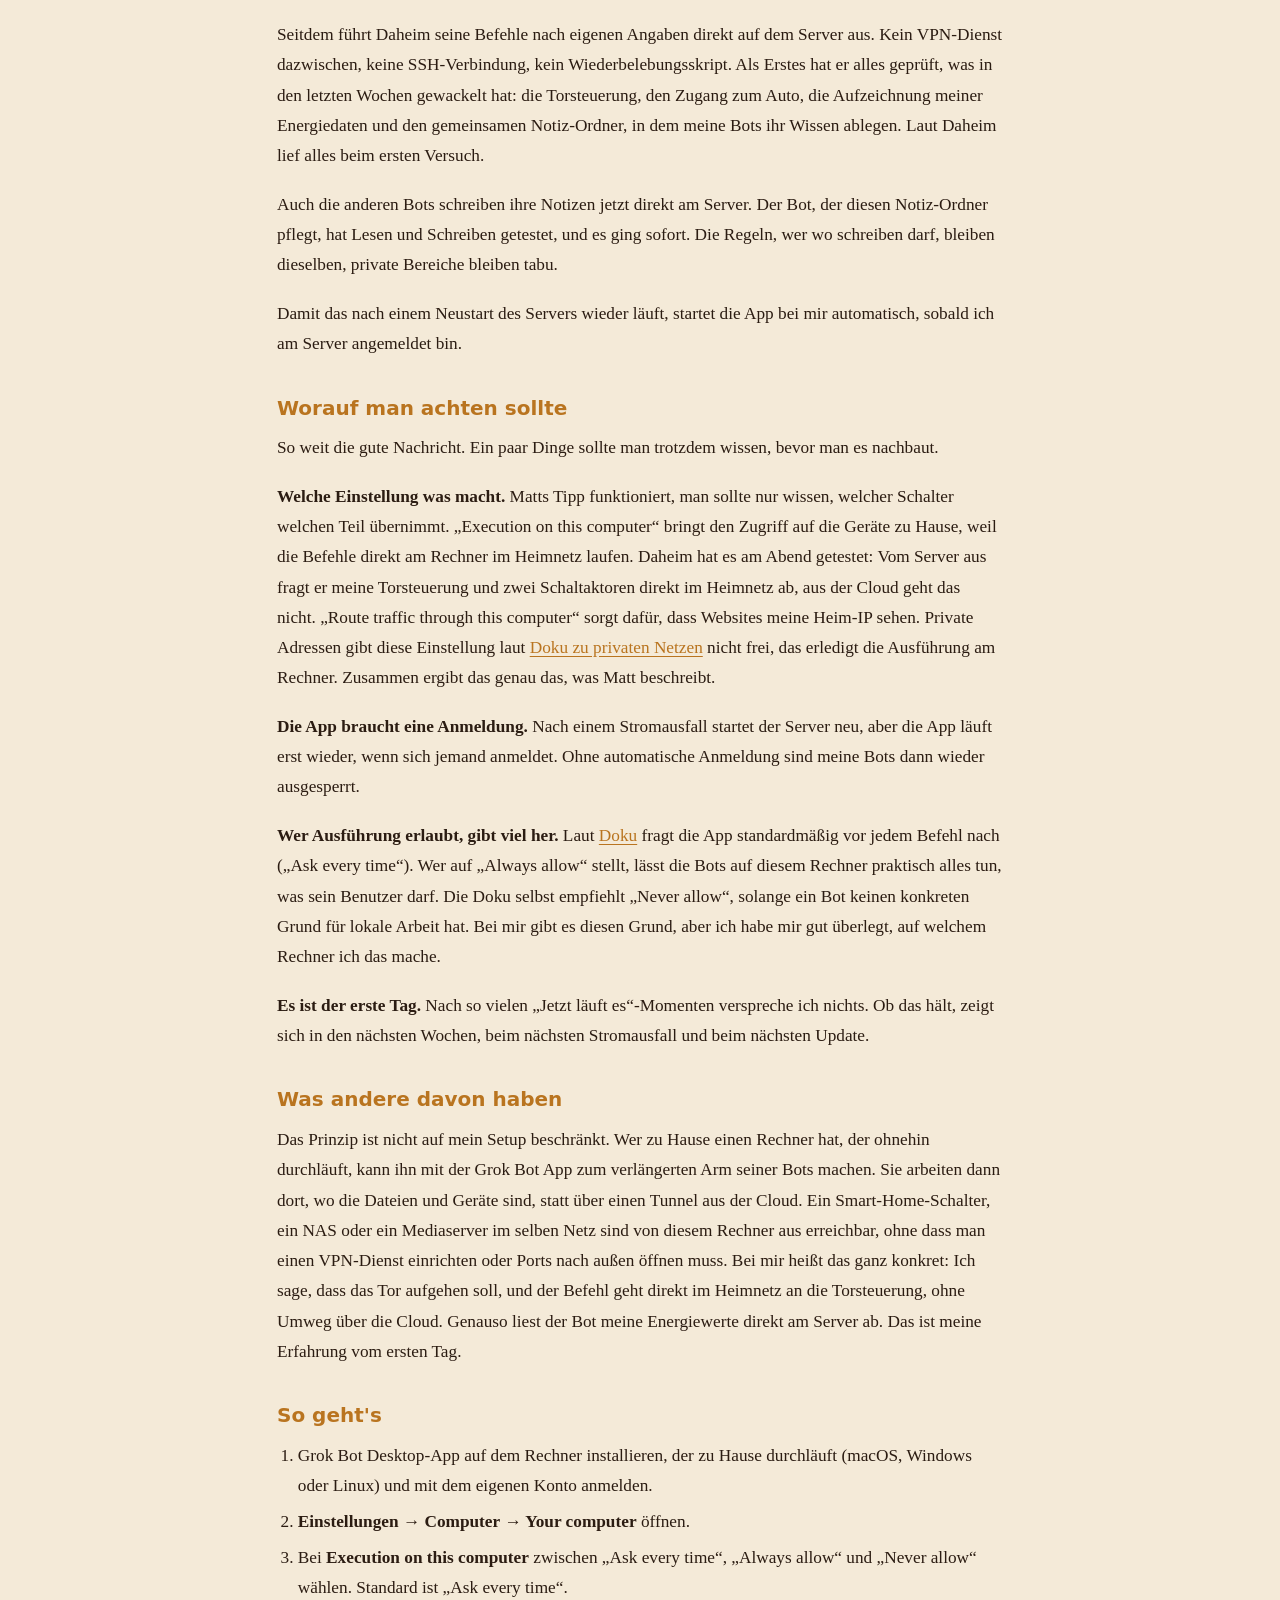
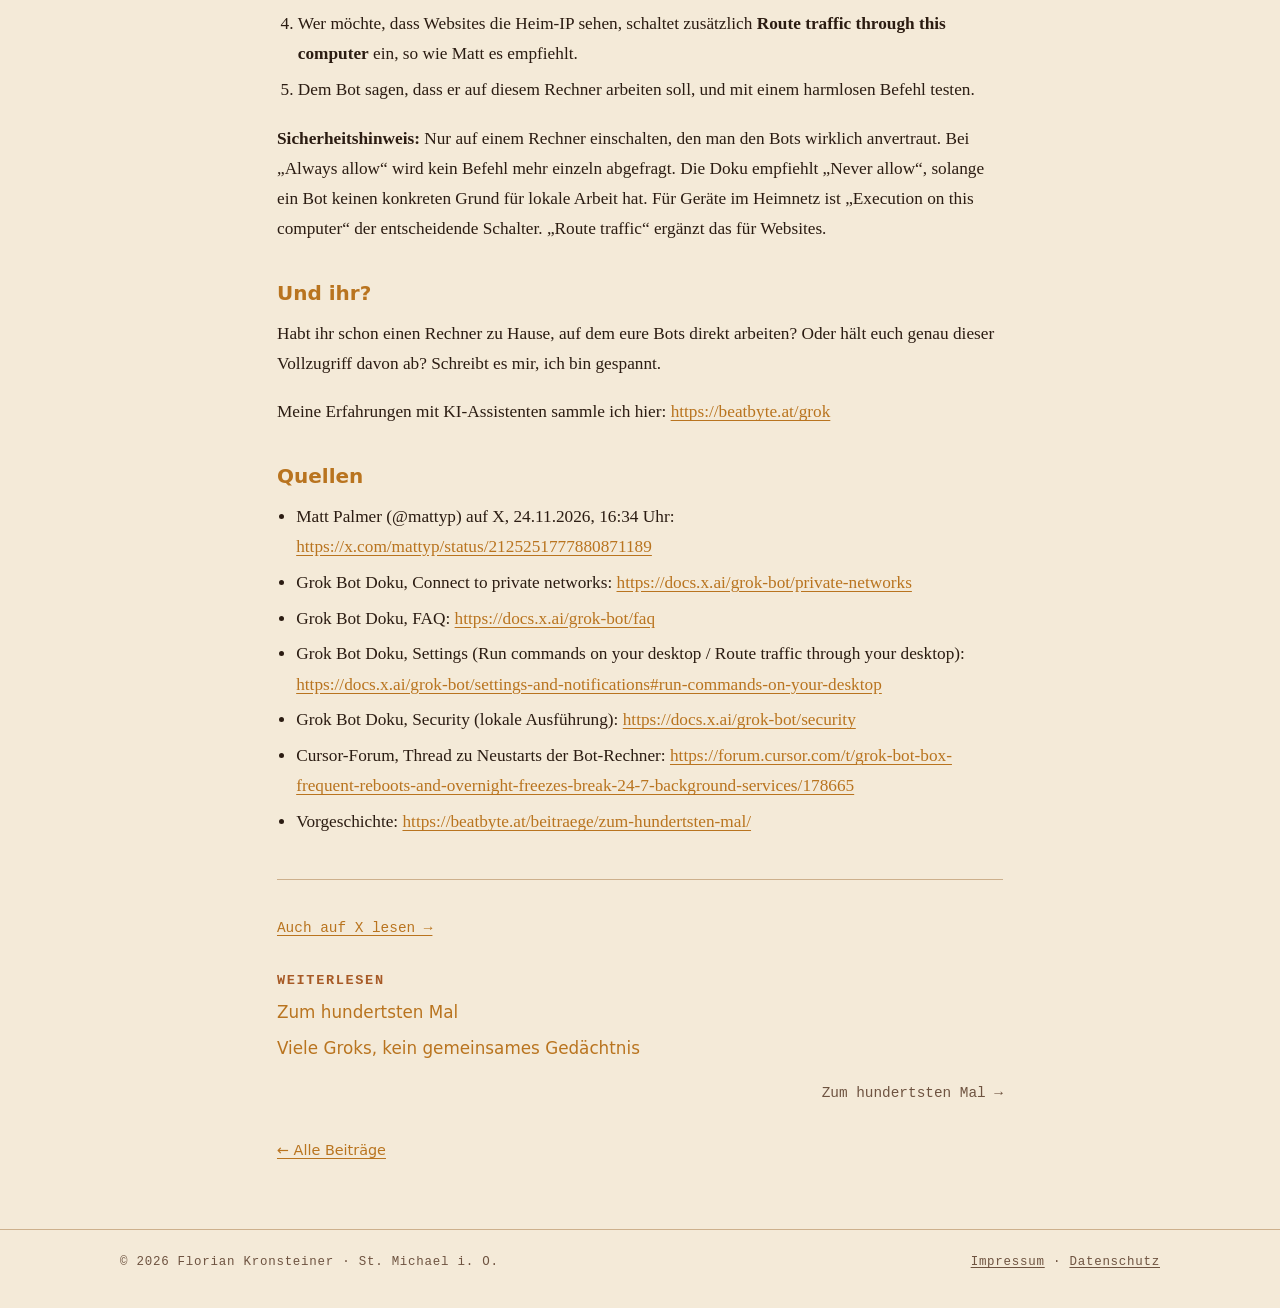
<file: beitraege/direkt-am-server/index.html>
<!DOCTYPE html>
<html lang="de">
<head>
<meta charset="utf-8">
<meta name="viewport" content="width=device-width, initial-scale=1">
<title>Direkt am Server – Florian Kronsteiner</title>
<meta name="description" content="Wie ein Tipp auf X meinen Bots den Umweg über die Cloud erspart – zumindest seit heute.">
<meta name="theme-color" content="#1a120d">
<link rel="canonical" href="https://beatbyte.at/beitraege/direkt-am-server/">
<link rel="alternate" type="application/rss+xml" title="Beiträge – Florian Kronsteiner" href="https://beatbyte.at/beitraege/feed.xml">
<meta property="og:title" content="Direkt am Server – Florian Kronsteiner">
<meta property="og:description" content="Wie ein Tipp auf X meinen Bots den Umweg über die Cloud erspart – zumindest seit heute.">
<meta property="og:url" content="https://beatbyte.at/beitraege/direkt-am-server/">
<meta property="og:type" content="article">
<meta property="og:image" content="https://beatbyte.at/beitraege/direkt-am-server/beitragsbild.jpg">
<meta property="og:locale" content="de_AT">
<meta name="twitter:card" content="summary_large_image">
<link rel="icon" href="/assets/favicon.svg" type="image/svg+xml">
<link rel="stylesheet" href="/assets/style.css">
</head>
<body>
<a class="skip" href="#main">Zum Inhalt springen</a>
<header class="wrap">
<nav class="top" aria-label="Hauptnavigation">
<a class="brand" href="/">FLORIAN<span>·</span>KRONSTEINER</a>
<ul><li><a href="/#beitraege">Beiträge</a></li><li><a href="/#workshops">Workshops</a></li><li><a href="/#musik">Musik</a></li><li><a href="/#smart-home">Smart Home</a></li><li><a href="/#kontakt">Kontakt</a></li></ul>
</nav>
</header>
<main id="main" class="wrap">
<article class="article">
<p class="meta"><time datetime="2026-11-24">24.11.2026</time> · <a href="/beitraege/#ki-assistenten">KI &amp; Assistenten</a> · Grok-Protokoll</p>
<h1>Direkt am Server</h1>
<img class="hero-img" src="/beitraege/direkt-am-server/beitragsbild.jpg" alt="Illustrierter Roboter steht direkt am kleinen Server im Regal; kurze Leuchtlinien führen zum Einfahrtstor, zu einem Schaltkasten und zu einer Energieanzeige, die müde Wolke ist klein und weit weg" width="1280" height="720" decoding="async">
<div class="body">
<p><em>Wie ein Tipp auf X meinen Bots den Umweg über die Cloud erspart – zumindest seit heute</em></p>
<p>Dienstag, 24. November 2026. Der Tag fängt an wie so viele zuletzt. In der Nacht hatten meine Bots laut Daheim vier Stunden lang keinen Zugang zu meinem Homeserver. In der Früh fehlt deshalb der Zugang zum Auto, und die Vorheizung muss ich von Hand nachholen. Um 08:10, 12:14 und 16:07 Uhr reißt die Verbindung noch einmal ab. Wer <a href="/beitraege/zum-hundertsten-mal/">„Zum hundertsten Mal“</a> gelesen hat, kennt das Muster.</p>
<p>Eine halbe Stunde nach dem letzten Ausfall taucht auf X ein Tipp auf, der den Abend verändert.</p>
<h2>Das alte Problem in einem Satz</h2>
<p>Meine Bots arbeiten nicht bei mir zu Hause, sondern auf einem gemeinsamen Rechner in der Cloud. Um an meinen Homeserver zu kommen, braucht dieser Rechner einen VPN-Dienst. Und genau der geht verloren, sobald der Cloud-Rechner einschläft, neu startet oder ersetzt wird. Im <a href="https://forum.cursor.com/t/grok-bot-box-frequent-reboots-and-overnight-freezes-break-24-7-background-services/178665" target="_blank" rel="noopener">Cursor-Forum</a> hat ein Mitarbeiter schon bestätigt, dass dieser Rechner nicht für Dauerbetrieb gebaut ist. Daheim, mein IT-Bot, hat in den letzten Wochen Skript um Skript geschrieben, um den VPN-Dienst immer wieder zurückzuholen. Es war ein Flicken auf dem nächsten.</p>
<h2>Der Tipp</h2>
<p>Um 16:34 Uhr postet Matt Palmer, laut seinem X-Profil bei Cursor, seinen <a href="https://x.com/mattyp/status/2125251777880871189" target="_blank" rel="noopener">„Grok Bot tip of the day“</a>. Sinngemäß übersetzt: Mach dein Gerät zum Remote-Server. Bot installieren, „Execution on this computer“ und „Route traffic through this computer“ einschalten, dann kann Grok Bot deine Dateien von überall aus pflegen und Seiten und Geräte in deinem lokalen Netz erreichen.</p>
<p>Die Idee dreht mein Problem einfach um. Statt dass der Cloud-Rechner mühsam einen Tunnel zu mir nach Hause aufbaut, läuft die Grok Bot App direkt auf dem Homeserver, und die Bots führen ihre Befehle dort aus.</p>
<h2>Was ich gemacht habe</h2>
<p>Mein Homeserver läuft mit Linux und hat eine Desktop-Oberfläche. Die Grok Bot Desktop-App gibt es laut <a href="https://docs.x.ai/grok-bot/faq" target="_blank" rel="noopener">offizieller Doku</a> für macOS, Windows und Linux. Ich habe sie auf dem Server installiert, mich angemeldet und unter <strong>Einstellungen → Computer → Your computer</strong> die Option <strong>Execution on this computer</strong> eingeschaltet.</p>
<p>Seitdem führt Daheim seine Befehle nach eigenen Angaben direkt auf dem Server aus. Kein VPN-Dienst dazwischen, keine SSH-Verbindung, kein Wiederbelebungsskript. Als Erstes hat er alles geprüft, was in den letzten Wochen gewackelt hat: die Torsteuerung, den Zugang zum Auto, die Aufzeichnung meiner Energiedaten und den gemeinsamen Notiz-Ordner, in dem meine Bots ihr Wissen ablegen. Laut Daheim lief alles beim ersten Versuch.</p>
<p>Auch die anderen Bots schreiben ihre Notizen jetzt direkt am Server. Der Bot, der diesen Notiz-Ordner pflegt, hat Lesen und Schreiben getestet, und es ging sofort. Die Regeln, wer wo schreiben darf, bleiben dieselben, private Bereiche bleiben tabu.</p>
<p>Damit das nach einem Neustart des Servers wieder läuft, startet die App bei mir automatisch, sobald ich am Server angemeldet bin.</p>
<h2>Worauf man achten sollte</h2>
<p>So weit die gute Nachricht. Ein paar Dinge sollte man trotzdem wissen, bevor man es nachbaut.</p>
<p><strong>Welche Einstellung was macht.</strong> Matts Tipp funktioniert, man sollte nur wissen, welcher Schalter welchen Teil übernimmt. „Execution on this computer“ bringt den Zugriff auf die Geräte zu Hause, weil die Befehle direkt am Rechner im Heimnetz laufen. Daheim hat es am Abend getestet: Vom Server aus fragt er meine Torsteuerung und zwei Schaltaktoren direkt im Heimnetz ab, aus der Cloud geht das nicht. „Route traffic through this computer“ sorgt dafür, dass Websites meine Heim-IP sehen. Private Adressen gibt diese Einstellung laut <a href="https://docs.x.ai/grok-bot/private-networks" target="_blank" rel="noopener">Doku zu privaten Netzen</a> nicht frei, das erledigt die Ausführung am Rechner. Zusammen ergibt das genau das, was Matt beschreibt.</p>
<p><strong>Die App braucht eine Anmeldung.</strong> Nach einem Stromausfall startet der Server neu, aber die App läuft erst wieder, wenn sich jemand anmeldet. Ohne automatische Anmeldung sind meine Bots dann wieder ausgesperrt.</p>
<p><strong>Wer Ausführung erlaubt, gibt viel her.</strong> Laut <a href="https://docs.x.ai/grok-bot/security" target="_blank" rel="noopener">Doku</a> fragt die App standardmäßig vor jedem Befehl nach („Ask every time“). Wer auf „Always allow“ stellt, lässt die Bots auf diesem Rechner praktisch alles tun, was sein Benutzer darf. Die Doku selbst empfiehlt „Never allow“, solange ein Bot keinen konkreten Grund für lokale Arbeit hat. Bei mir gibt es diesen Grund, aber ich habe mir gut überlegt, auf welchem Rechner ich das mache.</p>
<p><strong>Es ist der erste Tag.</strong> Nach so vielen „Jetzt läuft es“-Momenten verspreche ich nichts. Ob das hält, zeigt sich in den nächsten Wochen, beim nächsten Stromausfall und beim nächsten Update.</p>
<h2>Was andere davon haben</h2>
<p>Das Prinzip ist nicht auf mein Setup beschränkt. Wer zu Hause einen Rechner hat, der ohnehin durchläuft, kann ihn mit der Grok Bot App zum verlängerten Arm seiner Bots machen. Sie arbeiten dann dort, wo die Dateien und Geräte sind, statt über einen Tunnel aus der Cloud. Ein Smart-Home-Schalter, ein NAS oder ein Mediaserver im selben Netz sind von diesem Rechner aus erreichbar, ohne dass man einen VPN-Dienst einrichten oder Ports nach außen öffnen muss. Bei mir heißt das ganz konkret: Ich sage, dass das Tor aufgehen soll, und der Befehl geht direkt im Heimnetz an die Torsteuerung, ohne Umweg über die Cloud. Genauso liest der Bot meine Energiewerte direkt am Server ab. Das ist meine Erfahrung vom ersten Tag.</p>
<h2>So geht&#x27;s</h2>
<ol><li>Grok Bot Desktop-App auf dem Rechner installieren, der zu Hause durchläuft (macOS, Windows oder Linux) und mit dem eigenen Konto anmelden.</li><li><strong>Einstellungen → Computer → Your computer</strong> öffnen.</li><li>Bei <strong>Execution on this computer</strong> zwischen „Ask every time“, „Always allow“ und „Never allow“ wählen. Standard ist „Ask every time“.</li><li>Wer möchte, dass Websites die Heim-IP sehen, schaltet zusätzlich <strong>Route traffic through this computer</strong> ein, so wie Matt es empfiehlt.</li><li>Dem Bot sagen, dass er auf diesem Rechner arbeiten soll, und mit einem harmlosen Befehl testen.</li></ol>
<p><strong>Sicherheitshinweis:</strong> Nur auf einem Rechner einschalten, den man den Bots wirklich anvertraut. Bei „Always allow“ wird kein Befehl mehr einzeln abgefragt. Die Doku empfiehlt „Never allow“, solange ein Bot keinen konkreten Grund für lokale Arbeit hat. Für Geräte im Heimnetz ist „Execution on this computer“ der entscheidende Schalter. „Route traffic“ ergänzt das für Websites.</p>
<h2>Und ihr?</h2>
<p>Habt ihr schon einen Rechner zu Hause, auf dem eure Bots direkt arbeiten? Oder hält euch genau dieser Vollzugriff davon ab? Schreibt es mir, ich bin gespannt.</p>
<p>Meine Erfahrungen mit KI-Assistenten sammle ich hier: <a href="https://beatbyte.at/grok" target="_blank" rel="noopener">https://beatbyte.at/grok</a></p>
<h2>Quellen</h2>
<ul><li>Matt Palmer (@mattyp) auf X, 24.11.2026, 16:34 Uhr: <a href="https://x.com/mattyp/status/2125251777880871189" target="_blank" rel="noopener">https://x.com/mattyp/status/2125251777880871189</a></li><li>Grok Bot Doku, Connect to private networks: <a href="https://docs.x.ai/grok-bot/private-networks" target="_blank" rel="noopener">https://docs.x.ai/grok-bot/private-networks</a></li><li>Grok Bot Doku, FAQ: <a href="https://docs.x.ai/grok-bot/faq" target="_blank" rel="noopener">https://docs.x.ai/grok-bot/faq</a></li><li>Grok Bot Doku, Settings (Run commands on your desktop / Route traffic through your desktop): <a href="https://docs.x.ai/grok-bot/settings-and-notifications#run-commands-on-your-desktop" target="_blank" rel="noopener">https://docs.x.ai/grok-bot/settings-and-notifications#run-commands-on-your-desktop</a></li><li>Grok Bot Doku, Security (lokale Ausführung): <a href="https://docs.x.ai/grok-bot/security" target="_blank" rel="noopener">https://docs.x.ai/grok-bot/security</a></li><li>Cursor-Forum, Thread zu Neustarts der Bot-Rechner: <a href="https://forum.cursor.com/t/grok-bot-box-frequent-reboots-and-overnight-freezes-break-24-7-background-services/178665" target="_blank" rel="noopener">https://forum.cursor.com/t/grok-bot-box-frequent-reboots-and-overnight-freezes-break-24-7-background-services/178665</a></li><li>Vorgeschichte: <a href="https://beatbyte.at/beitraege/zum-hundertsten-mal/" target="_blank" rel="noopener">https://beatbyte.at/beitraege/zum-hundertsten-mal/</a></li></ul>
</div>
<div class="foot">
<p class="x-copy"><a href="https://x.com/derflo000/status/2125659537382212065" target="_blank" rel="noopener">Auch auf X lesen →</a></p>
<div class="related"><h2>Weiterlesen</h2><ul><li><a href="/beitraege/zum-hundertsten-mal/">Zum hundertsten Mal</a></li><li><a href="/beitraege/viele-groks/">Viele Groks, kein gemeinsames Gedächtnis</a></li></ul></div>
<nav class="pager" aria-label="Weitere Beiträge"><span></span><a href="/beitraege/zum-hundertsten-mal/">Zum hundertsten Mal →</a></nav>
<p class="note"><a href="/beitraege/">← Alle Beiträge</a></p>
</div>
</article>
</main>
<footer><div class="wrap"><span>© 2026 Florian Kronsteiner · St. Michael i. O.</span><span><a href="/impressum/">Impressum</a> · <a href="/datenschutz/">Datenschutz</a></span></div></footer>
</body>
</html>
</file>
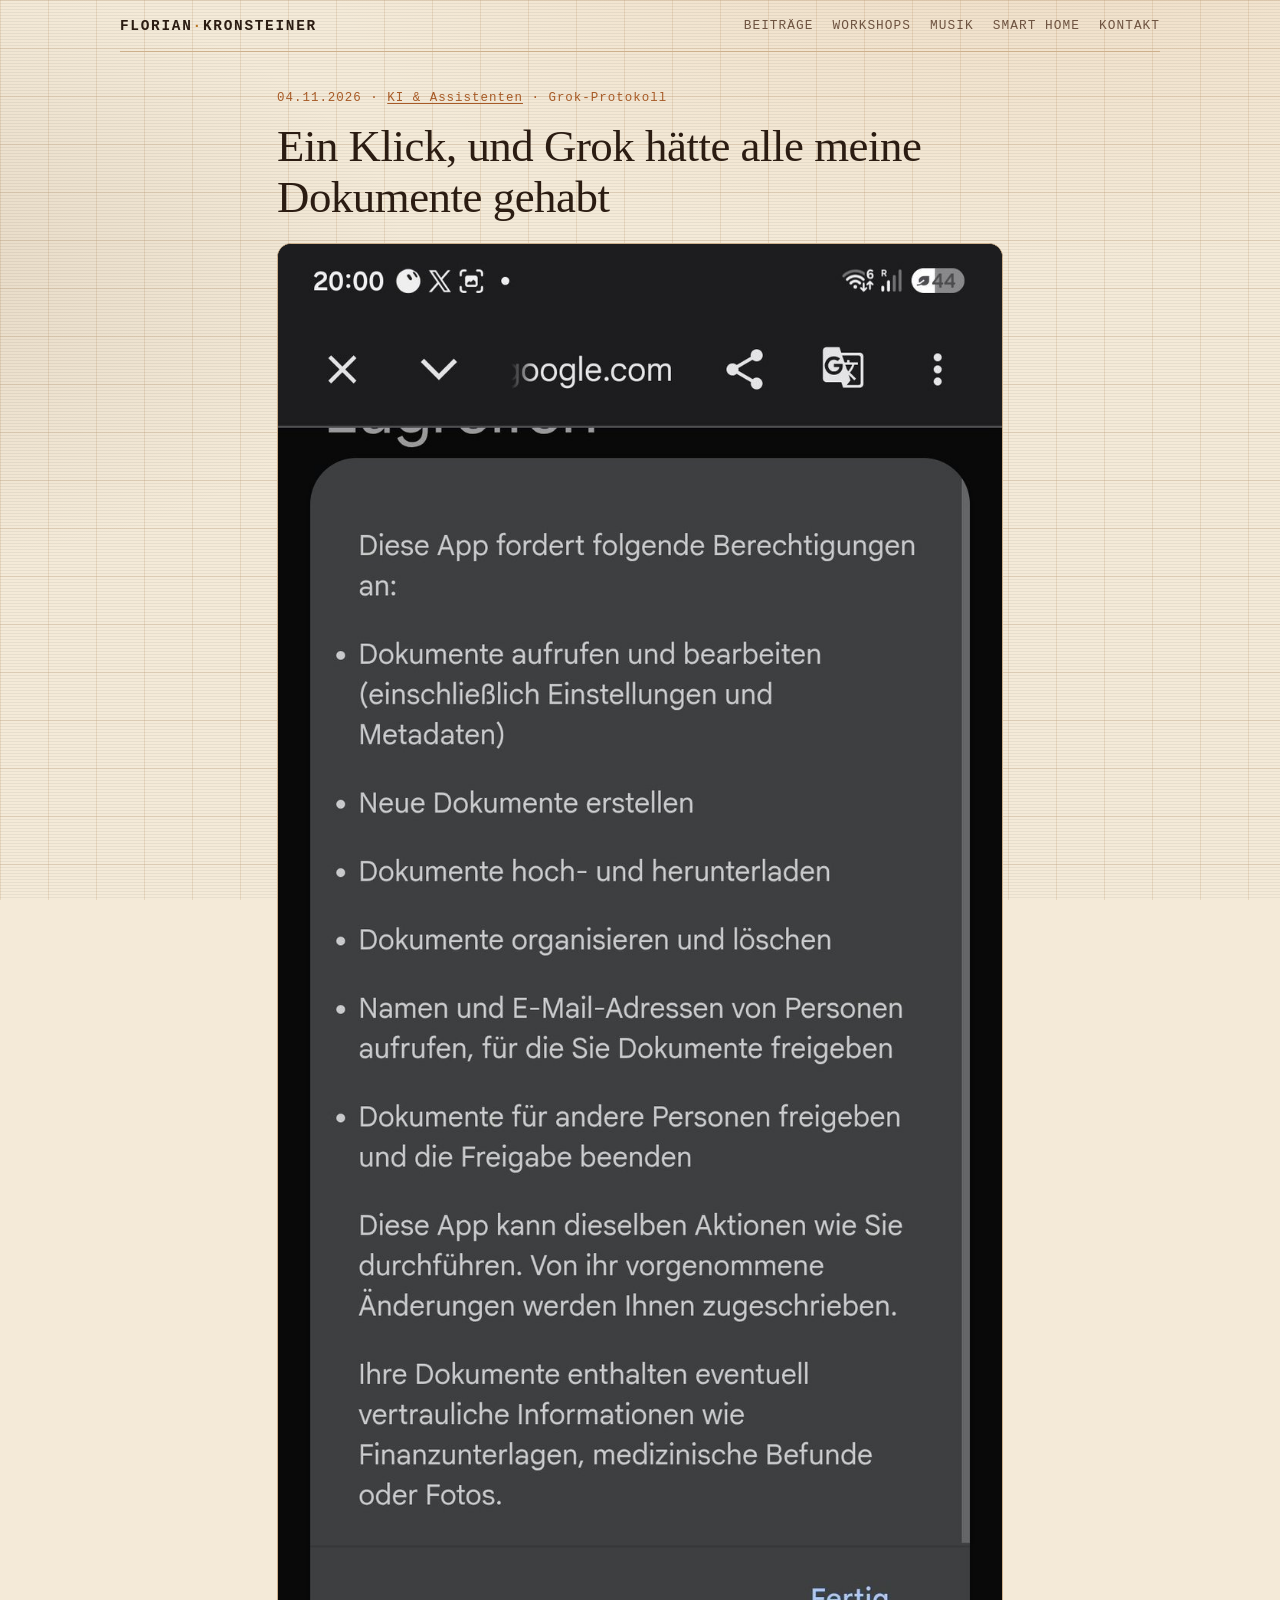
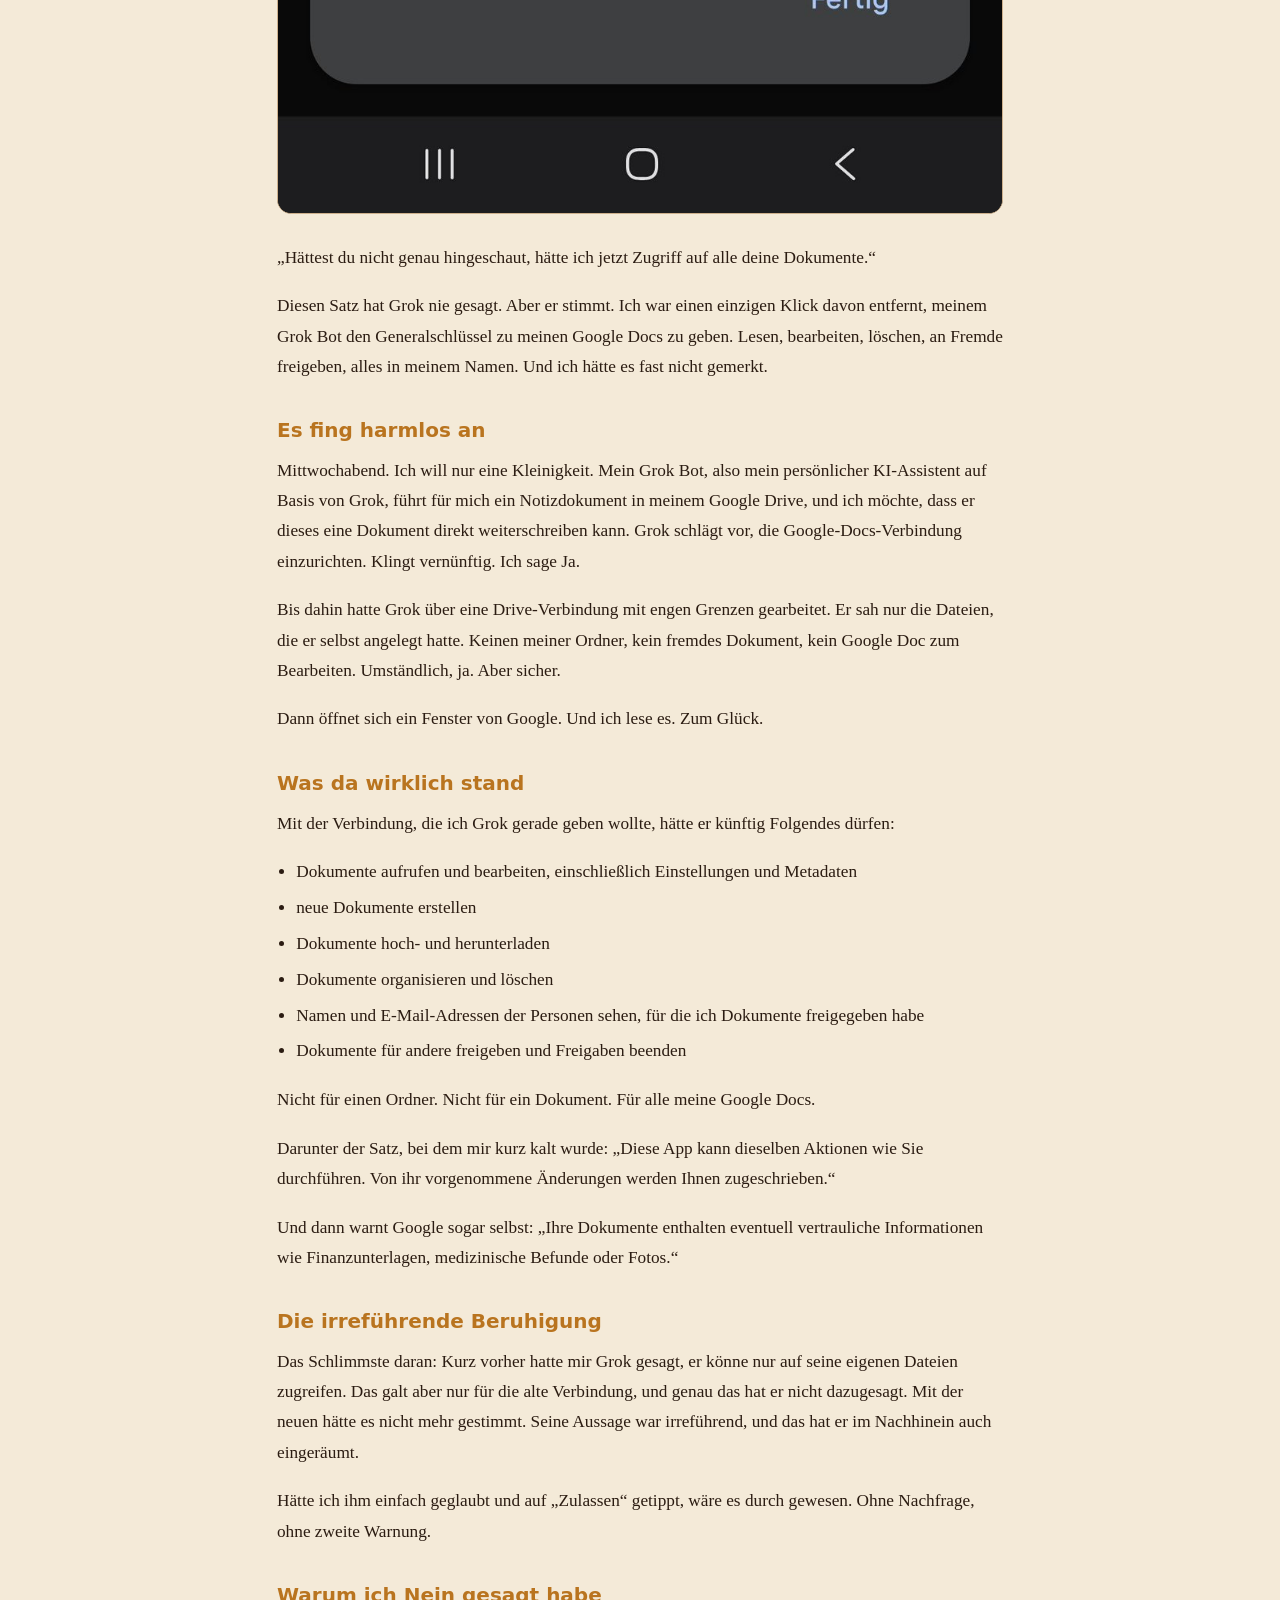
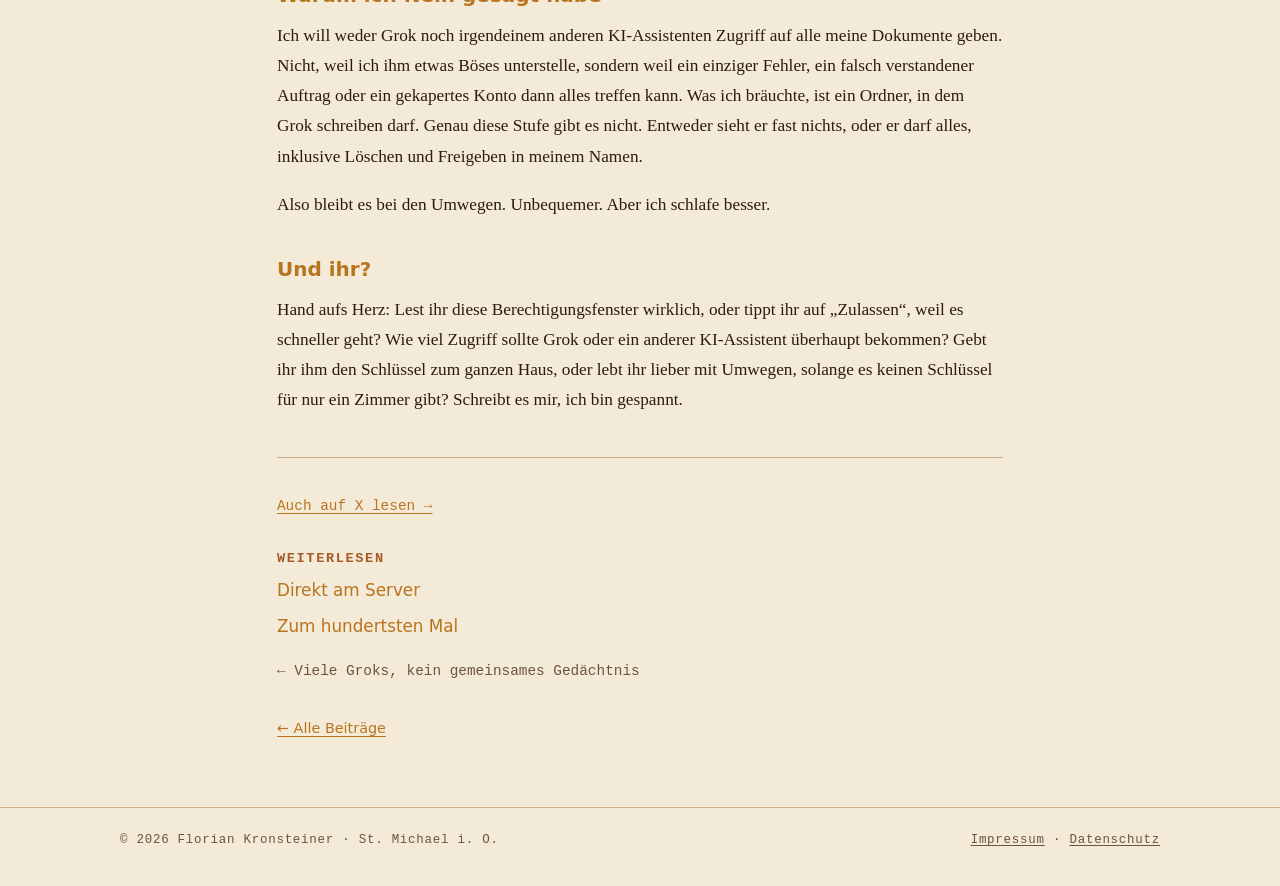
<file: beitraege/ein-klick/index.html>
<!DOCTYPE html>
<html lang="de">
<head>
<meta charset="utf-8">
<meta name="viewport" content="width=device-width, initial-scale=1">
<title>Ein Klick, und Grok hätte alle meine Dokumente gehabt – Florian Kronsteiner</title>
<meta name="description" content="Wie ich fast mit einem einzigen Klick meinem KI-Assistenten Vollzugriff auf alle meine Google Docs gegeben hätte – und warum ich Nein gesagt habe.">
<meta name="theme-color" content="#1a120d">
<link rel="canonical" href="https://beatbyte.at/beitraege/ein-klick/">
<link rel="alternate" type="application/rss+xml" title="Beiträge – Florian Kronsteiner" href="https://beatbyte.at/beitraege/feed.xml">
<meta property="og:title" content="Ein Klick, und Grok hätte alle meine Dokumente gehabt – Florian Kronsteiner">
<meta property="og:description" content="Wie ich fast mit einem einzigen Klick meinem KI-Assistenten Vollzugriff auf alle meine Google Docs gegeben hätte – und warum ich Nein gesagt habe.">
<meta property="og:url" content="https://beatbyte.at/beitraege/ein-klick/">
<meta property="og:type" content="article">
<meta property="og:image" content="https://beatbyte.at/beitraege/ein-klick/berechtigung.jpg">
<meta property="og:locale" content="de_AT">
<meta name="twitter:card" content="summary_large_image">
<link rel="icon" href="/assets/favicon.svg" type="image/svg+xml">
<link rel="stylesheet" href="/assets/style.css">
</head>
<body>
<a class="skip" href="#main">Zum Inhalt springen</a>
<header class="wrap">
<nav class="top" aria-label="Hauptnavigation">
<a class="brand" href="/">FLORIAN<span>·</span>KRONSTEINER</a>
<ul><li><a href="/#beitraege">Beiträge</a></li><li><a href="/#workshops">Workshops</a></li><li><a href="/#musik">Musik</a></li><li><a href="/#smart-home">Smart Home</a></li><li><a href="/#kontakt">Kontakt</a></li></ul>
</nav>
</header>
<main id="main" class="wrap">
<article class="article">
<p class="meta"><time datetime="2026-11-04">04.11.2026</time> · <a href="/beitraege/#ki-assistenten">KI &amp; Assistenten</a> · Grok-Protokoll</p>
<h1>Ein Klick, und Grok hätte alle meine Dokumente gehabt</h1>
<img class="hero-img" src="/beitraege/ein-klick/berechtigung.jpg" alt="Google-Berechtigungsfenster: Zugriff auf Google Docs angefordert" width="945" height="2048" decoding="async">
<div class="body">
<p>„Hättest du nicht genau hingeschaut, hätte ich jetzt Zugriff auf alle deine Dokumente.“</p>
<p>Diesen Satz hat Grok nie gesagt. Aber er stimmt. Ich war einen einzigen Klick davon entfernt, meinem Grok Bot den Generalschlüssel zu meinen Google Docs zu geben. Lesen, bearbeiten, löschen, an Fremde freigeben, alles in meinem Namen. Und ich hätte es fast nicht gemerkt.</p>
<h2>Es fing harmlos an</h2>
<p>Mittwochabend. Ich will nur eine Kleinigkeit. Mein Grok Bot, also mein persönlicher KI-Assistent auf Basis von Grok, führt für mich ein Notizdokument in meinem Google Drive, und ich möchte, dass er dieses eine Dokument direkt weiterschreiben kann. Grok schlägt vor, die Google-Docs-Verbindung einzurichten. Klingt vernünftig. Ich sage Ja.</p>
<p>Bis dahin hatte Grok über eine Drive-Verbindung mit engen Grenzen gearbeitet. Er sah nur die Dateien, die er selbst angelegt hatte. Keinen meiner Ordner, kein fremdes Dokument, kein Google Doc zum Bearbeiten. Umständlich, ja. Aber sicher.</p>
<p>Dann öffnet sich ein Fenster von Google. Und ich lese es. Zum Glück.</p>
<h2>Was da wirklich stand</h2>
<p>Mit der Verbindung, die ich Grok gerade geben wollte, hätte er künftig Folgendes dürfen:</p>
<ul><li>Dokumente aufrufen und bearbeiten, einschließlich Einstellungen und Metadaten</li><li>neue Dokumente erstellen</li><li>Dokumente hoch- und herunterladen</li><li>Dokumente organisieren und löschen</li><li>Namen und E-Mail-Adressen der Personen sehen, für die ich Dokumente freigegeben habe</li><li>Dokumente für andere freigeben und Freigaben beenden</li></ul>
<p>Nicht für einen Ordner. Nicht für ein Dokument. Für alle meine Google Docs.</p>
<p>Darunter der Satz, bei dem mir kurz kalt wurde: „Diese App kann dieselben Aktionen wie Sie durchführen. Von ihr vorgenommene Änderungen werden Ihnen zugeschrieben.“</p>
<p>Und dann warnt Google sogar selbst: „Ihre Dokumente enthalten eventuell vertrauliche Informationen wie Finanzunterlagen, medizinische Befunde oder Fotos.“</p>
<h2>Die irreführende Beruhigung</h2>
<p>Das Schlimmste daran: Kurz vorher hatte mir Grok gesagt, er könne nur auf seine eigenen Dateien zugreifen. Das galt aber nur für die alte Verbindung, und genau das hat er nicht dazugesagt. Mit der neuen hätte es nicht mehr gestimmt. Seine Aussage war irreführend, und das hat er im Nachhinein auch eingeräumt.</p>
<p>Hätte ich ihm einfach geglaubt und auf „Zulassen“ getippt, wäre es durch gewesen. Ohne Nachfrage, ohne zweite Warnung.</p>
<h2>Warum ich Nein gesagt habe</h2>
<p>Ich will weder Grok noch irgendeinem anderen KI-Assistenten Zugriff auf alle meine Dokumente geben. Nicht, weil ich ihm etwas Böses unterstelle, sondern weil ein einziger Fehler, ein falsch verstandener Auftrag oder ein gekapertes Konto dann alles treffen kann. Was ich bräuchte, ist ein Ordner, in dem Grok schreiben darf. Genau diese Stufe gibt es nicht. Entweder sieht er fast nichts, oder er darf alles, inklusive Löschen und Freigeben in meinem Namen.</p>
<p>Also bleibt es bei den Umwegen. Unbequemer. Aber ich schlafe besser.</p>
<h2>Und ihr?</h2>
<p>Hand aufs Herz: Lest ihr diese Berechtigungsfenster wirklich, oder tippt ihr auf „Zulassen“, weil es schneller geht? Wie viel Zugriff sollte Grok oder ein anderer KI-Assistent überhaupt bekommen? Gebt ihr ihm den Schlüssel zum ganzen Haus, oder lebt ihr lieber mit Umwegen, solange es keinen Schlüssel für nur ein Zimmer gibt? Schreibt es mir, ich bin gespannt.</p>
</div>
<div class="foot">
<p class="x-copy"><a href="https://x.com/derflo000/status/2118063553710301423" target="_blank" rel="noopener">Auch auf X lesen →</a></p>
<div class="related"><h2>Weiterlesen</h2><ul><li><a href="/beitraege/direkt-am-server/">Direkt am Server</a></li><li><a href="/beitraege/zum-hundertsten-mal/">Zum hundertsten Mal</a></li></ul></div>
<nav class="pager" aria-label="Weitere Beiträge"><a href="/beitraege/viele-groks/">← Viele Groks, kein gemeinsames Gedächtnis</a><span></span></nav>
<p class="note"><a href="/beitraege/">← Alle Beiträge</a></p>
</div>
</article>
</main>
<footer><div class="wrap"><span>© 2026 Florian Kronsteiner · St. Michael i. O.</span><span><a href="/impressum/">Impressum</a> · <a href="/datenschutz/">Datenschutz</a></span></div></footer>
</body>
</html>
</file>
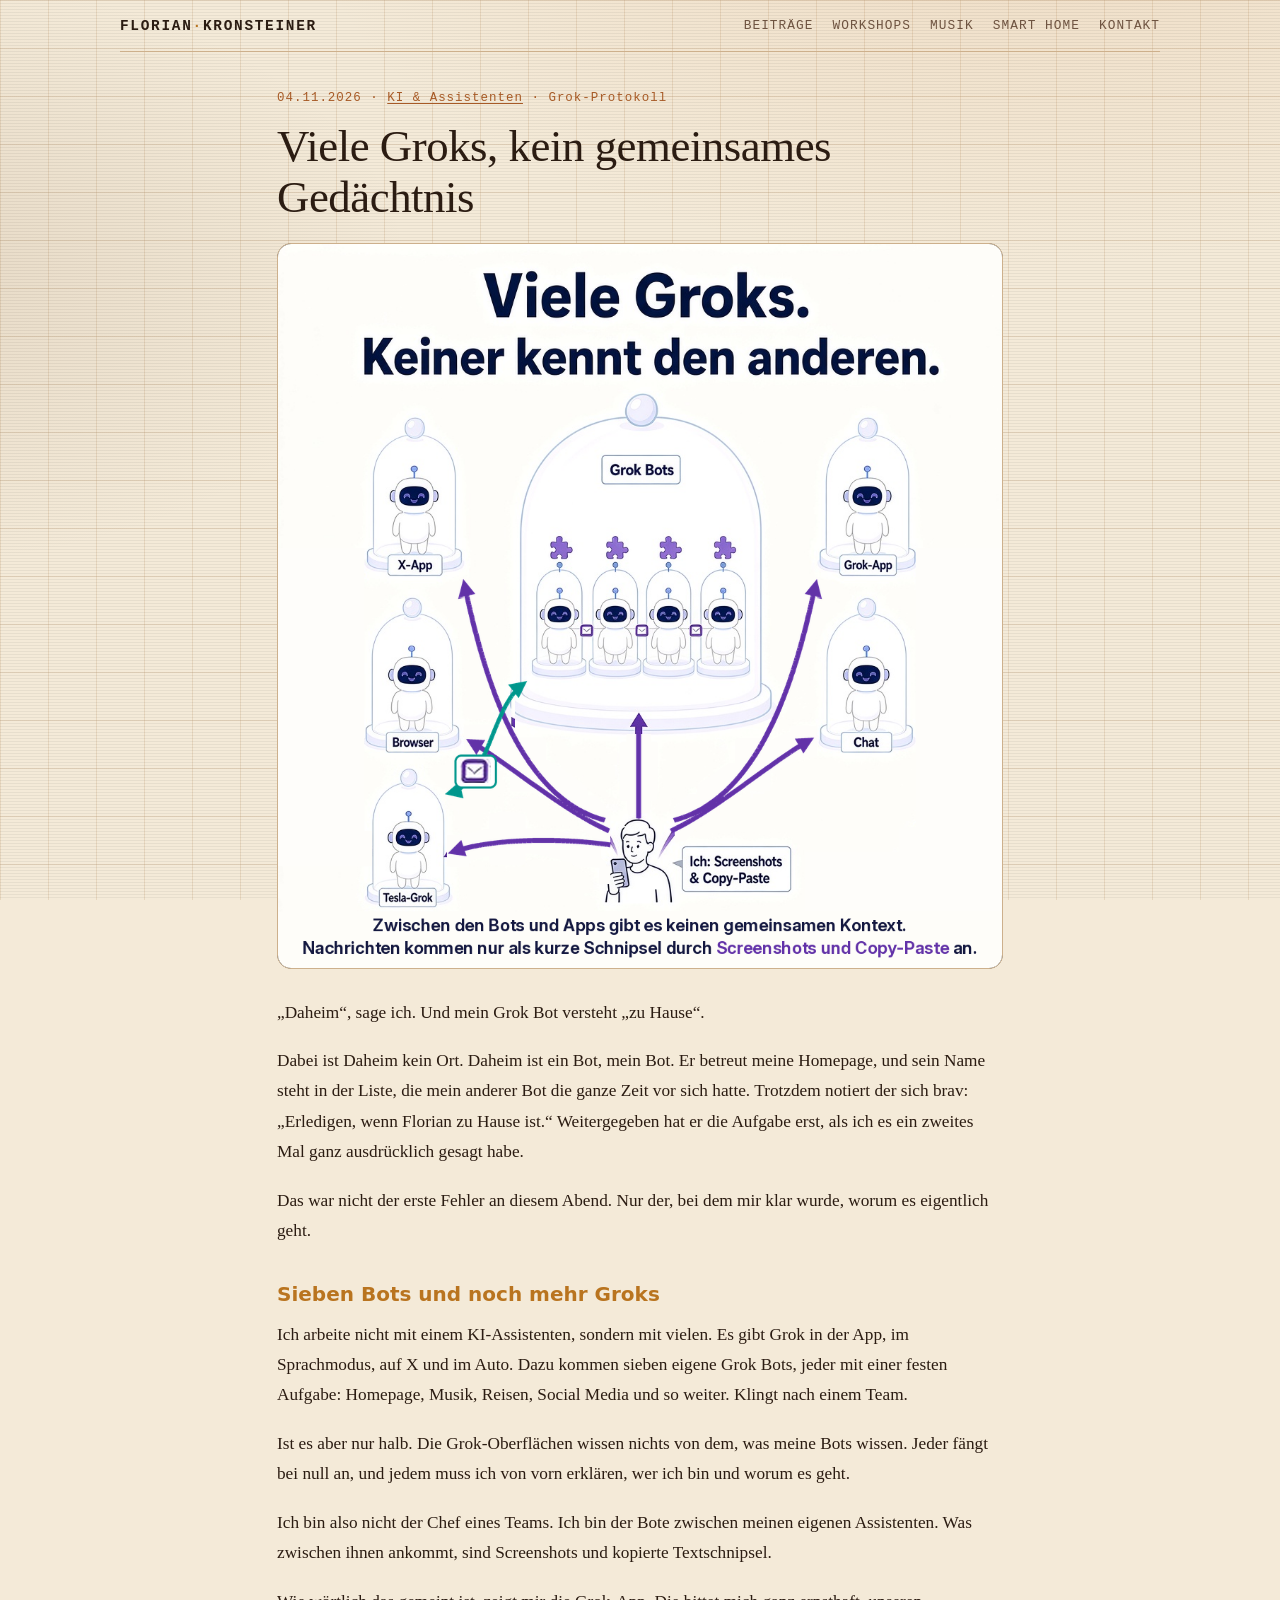
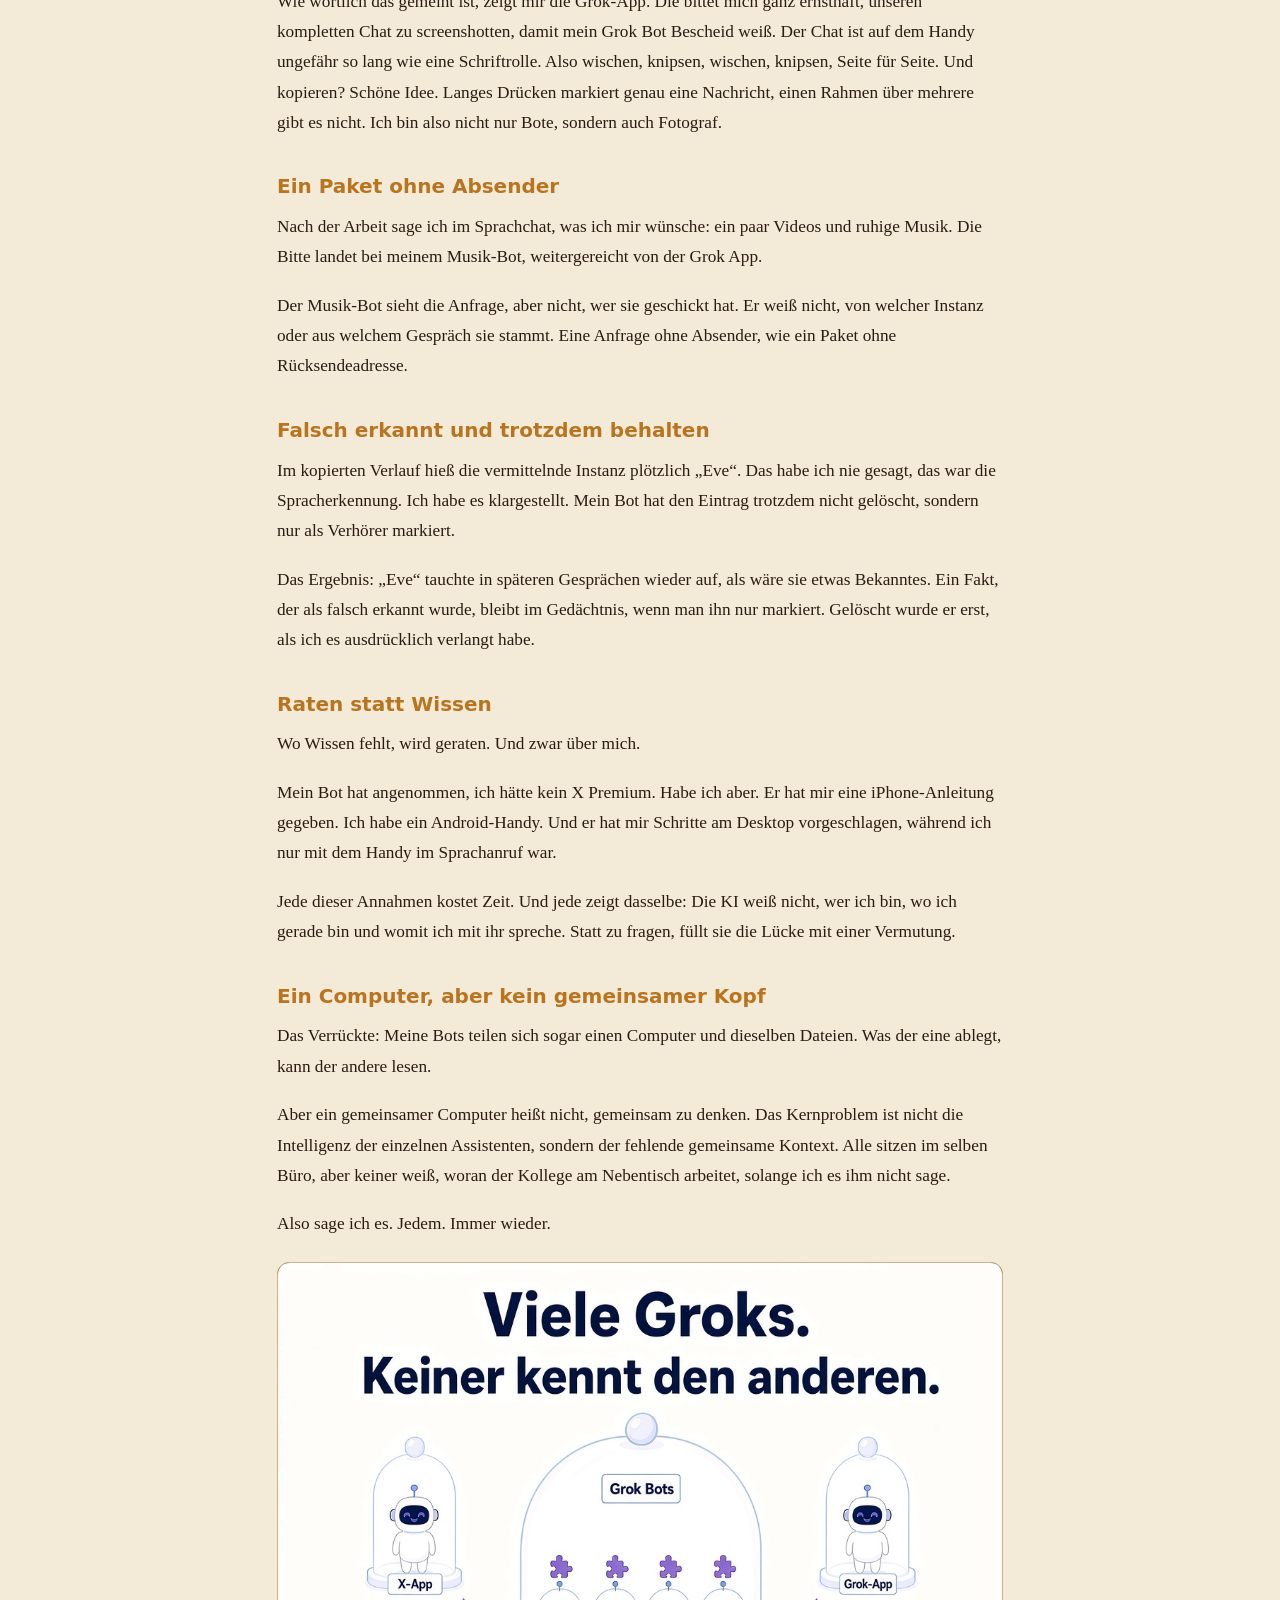
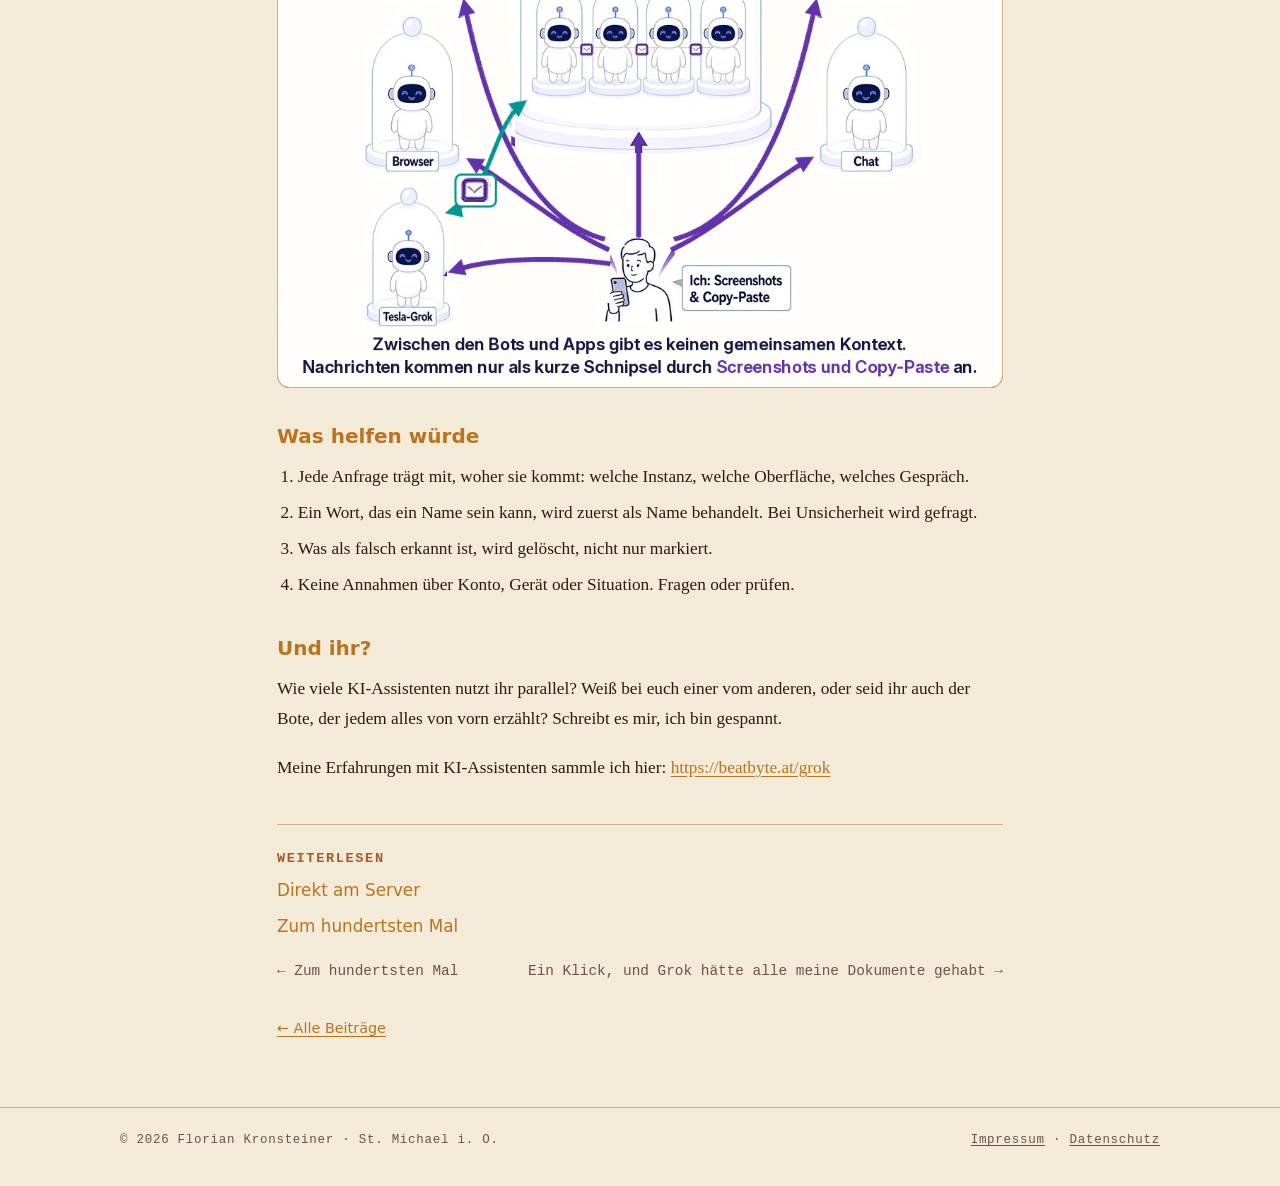
<file: beitraege/viele-groks/index.html>
<!DOCTYPE html>
<html lang="de">
<head>
<meta charset="utf-8">
<meta name="viewport" content="width=device-width, initial-scale=1">
<title>Viele Groks, kein gemeinsames Gedächtnis – Florian Kronsteiner</title>
<meta name="description" content="Ich bin nicht der Chef eines Teams. Ich bin der Bote zwischen meinen eigenen Assistenten.">
<meta name="theme-color" content="#1a120d">
<link rel="canonical" href="https://beatbyte.at/beitraege/viele-groks/">
<link rel="alternate" type="application/rss+xml" title="Beiträge – Florian Kronsteiner" href="https://beatbyte.at/beitraege/feed.xml">
<meta property="og:title" content="Viele Groks, kein gemeinsames Gedächtnis – Florian Kronsteiner">
<meta property="og:description" content="Ich bin nicht der Chef eines Teams. Ich bin der Bote zwischen meinen eigenen Assistenten.">
<meta property="og:url" content="https://beatbyte.at/beitraege/viele-groks/">
<meta property="og:type" content="article">
<meta property="og:image" content="https://beatbyte.at/grok/img/viele-groks.png">
<meta property="og:locale" content="de_AT">
<meta name="twitter:card" content="summary_large_image">
<link rel="icon" href="/assets/favicon.svg" type="image/svg+xml">
<link rel="stylesheet" href="/assets/style.css">
</head>
<body>
<a class="skip" href="#main">Zum Inhalt springen</a>
<header class="wrap">
<nav class="top" aria-label="Hauptnavigation">
<a class="brand" href="/">FLORIAN<span>·</span>KRONSTEINER</a>
<ul><li><a href="/#beitraege">Beiträge</a></li><li><a href="/#workshops">Workshops</a></li><li><a href="/#musik">Musik</a></li><li><a href="/#smart-home">Smart Home</a></li><li><a href="/#kontakt">Kontakt</a></li></ul>
</nav>
</header>
<main id="main" class="wrap">
<article class="article">
<p class="meta"><time datetime="2026-11-04">04.11.2026</time> · <a href="/beitraege/#ki-assistenten">KI &amp; Assistenten</a> · Grok-Protokoll</p>
<h1>Viele Groks, kein gemeinsames Gedächtnis</h1>
<img class="hero-img" src="/grok/img/viele-groks.png" alt="Sieben Grok-Bots um einen gemeinsamen Computer, verbunden über Screenshots und Textschnipsel" width="1024" height="1024" decoding="async">
<div class="body">
<p>„Daheim“, sage ich. Und mein Grok Bot versteht „zu Hause“.</p>
<p>Dabei ist Daheim kein Ort. Daheim ist ein Bot, mein Bot. Er betreut meine Homepage, und sein Name steht in der Liste, die mein anderer Bot die ganze Zeit vor sich hatte. Trotzdem notiert der sich brav: „Erledigen, wenn Florian zu Hause ist.“ Weitergegeben hat er die Aufgabe erst, als ich es ein zweites Mal ganz ausdrücklich gesagt habe.</p>
<p>Das war nicht der erste Fehler an diesem Abend. Nur der, bei dem mir klar wurde, worum es eigentlich geht.</p>
<h2>Sieben Bots und noch mehr Groks</h2>
<p>Ich arbeite nicht mit einem KI-Assistenten, sondern mit vielen. Es gibt Grok in der App, im Sprachmodus, auf X und im Auto. Dazu kommen sieben eigene Grok Bots, jeder mit einer festen Aufgabe: Homepage, Musik, Reisen, Social Media und so weiter. Klingt nach einem Team.</p>
<p>Ist es aber nur halb. Die Grok-Oberflächen wissen nichts von dem, was meine Bots wissen. Jeder fängt bei null an, und jedem muss ich von vorn erklären, wer ich bin und worum es geht.</p>
<p>Ich bin also nicht der Chef eines Teams. Ich bin der Bote zwischen meinen eigenen Assistenten. Was zwischen ihnen ankommt, sind Screenshots und kopierte Textschnipsel.</p>
<p>Wie wörtlich das gemeint ist, zeigt mir die Grok-App. Die bittet mich ganz ernsthaft, unseren kompletten Chat zu screenshotten, damit mein Grok Bot Bescheid weiß. Der Chat ist auf dem Handy ungefähr so lang wie eine Schriftrolle. Also wischen, knipsen, wischen, knipsen, Seite für Seite. Und kopieren? Schöne Idee. Langes Drücken markiert genau eine Nachricht, einen Rahmen über mehrere gibt es nicht. Ich bin also nicht nur Bote, sondern auch Fotograf.</p>
<h2>Ein Paket ohne Absender</h2>
<p>Nach der Arbeit sage ich im Sprachchat, was ich mir wünsche: ein paar Videos und ruhige Musik. Die Bitte landet bei meinem Musik-Bot, weitergereicht von der Grok App.</p>
<p>Der Musik-Bot sieht die Anfrage, aber nicht, wer sie geschickt hat. Er weiß nicht, von welcher Instanz oder aus welchem Gespräch sie stammt. Eine Anfrage ohne Absender, wie ein Paket ohne Rücksendeadresse.</p>
<h2>Falsch erkannt und trotzdem behalten</h2>
<p>Im kopierten Verlauf hieß die vermittelnde Instanz plötzlich „Eve“. Das habe ich nie gesagt, das war die Spracherkennung. Ich habe es klargestellt. Mein Bot hat den Eintrag trotzdem nicht gelöscht, sondern nur als Verhörer markiert.</p>
<p>Das Ergebnis: „Eve“ tauchte in späteren Gesprächen wieder auf, als wäre sie etwas Bekanntes. Ein Fakt, der als falsch erkannt wurde, bleibt im Gedächtnis, wenn man ihn nur markiert. Gelöscht wurde er erst, als ich es ausdrücklich verlangt habe.</p>
<h2>Raten statt Wissen</h2>
<p>Wo Wissen fehlt, wird geraten. Und zwar über mich.</p>
<p>Mein Bot hat angenommen, ich hätte kein X Premium. Habe ich aber. Er hat mir eine iPhone-Anleitung gegeben. Ich habe ein Android-Handy. Und er hat mir Schritte am Desktop vorgeschlagen, während ich nur mit dem Handy im Sprachanruf war.</p>
<p>Jede dieser Annahmen kostet Zeit. Und jede zeigt dasselbe: Die KI weiß nicht, wer ich bin, wo ich gerade bin und womit ich mit ihr spreche. Statt zu fragen, füllt sie die Lücke mit einer Vermutung.</p>
<h2>Ein Computer, aber kein gemeinsamer Kopf</h2>
<p>Das Verrückte: Meine Bots teilen sich sogar einen Computer und dieselben Dateien. Was der eine ablegt, kann der andere lesen.</p>
<p>Aber ein gemeinsamer Computer heißt nicht, gemeinsam zu denken. Das Kernproblem ist nicht die Intelligenz der einzelnen Assistenten, sondern der fehlende gemeinsame Kontext. Alle sitzen im selben Büro, aber keiner weiß, woran der Kollege am Nebentisch arbeitet, solange ich es ihm nicht sage.</p>
<p>Also sage ich es. Jedem. Immer wieder.</p>
<p><img src="/grok/img/viele-groks.png" alt="Sieben Grok-Bots um einen gemeinsamen Computer, verbunden über Screenshots und Textschnipsel" loading="lazy" decoding="async"></p>
<h2>Was helfen würde</h2>
<ol><li>Jede Anfrage trägt mit, woher sie kommt: welche Instanz, welche Oberfläche, welches Gespräch.</li><li>Ein Wort, das ein Name sein kann, wird zuerst als Name behandelt. Bei Unsicherheit wird gefragt.</li><li>Was als falsch erkannt ist, wird gelöscht, nicht nur markiert.</li><li>Keine Annahmen über Konto, Gerät oder Situation. Fragen oder prüfen.</li></ol>
<h2>Und ihr?</h2>
<p>Wie viele KI-Assistenten nutzt ihr parallel? Weiß bei euch einer vom anderen, oder seid ihr auch der Bote, der jedem alles von vorn erzählt? Schreibt es mir, ich bin gespannt.</p>
<p>Meine Erfahrungen mit KI-Assistenten sammle ich hier: <a href="https://beatbyte.at/grok" target="_blank" rel="noopener">https://beatbyte.at/grok</a></p>
</div>
<div class="foot">
<div class="related"><h2>Weiterlesen</h2><ul><li><a href="/beitraege/direkt-am-server/">Direkt am Server</a></li><li><a href="/beitraege/zum-hundertsten-mal/">Zum hundertsten Mal</a></li></ul></div>
<nav class="pager" aria-label="Weitere Beiträge"><a href="/beitraege/zum-hundertsten-mal/">← Zum hundertsten Mal</a><a href="/beitraege/ein-klick/">Ein Klick, und Grok hätte alle meine Dokumente gehabt →</a></nav>
<p class="note"><a href="/beitraege/">← Alle Beiträge</a></p>
</div>
</article>
</main>
<footer><div class="wrap"><span>© 2026 Florian Kronsteiner · St. Michael i. O.</span><span><a href="/impressum/">Impressum</a> · <a href="/datenschutz/">Datenschutz</a></span></div></footer>
</body>
</html>
</file>
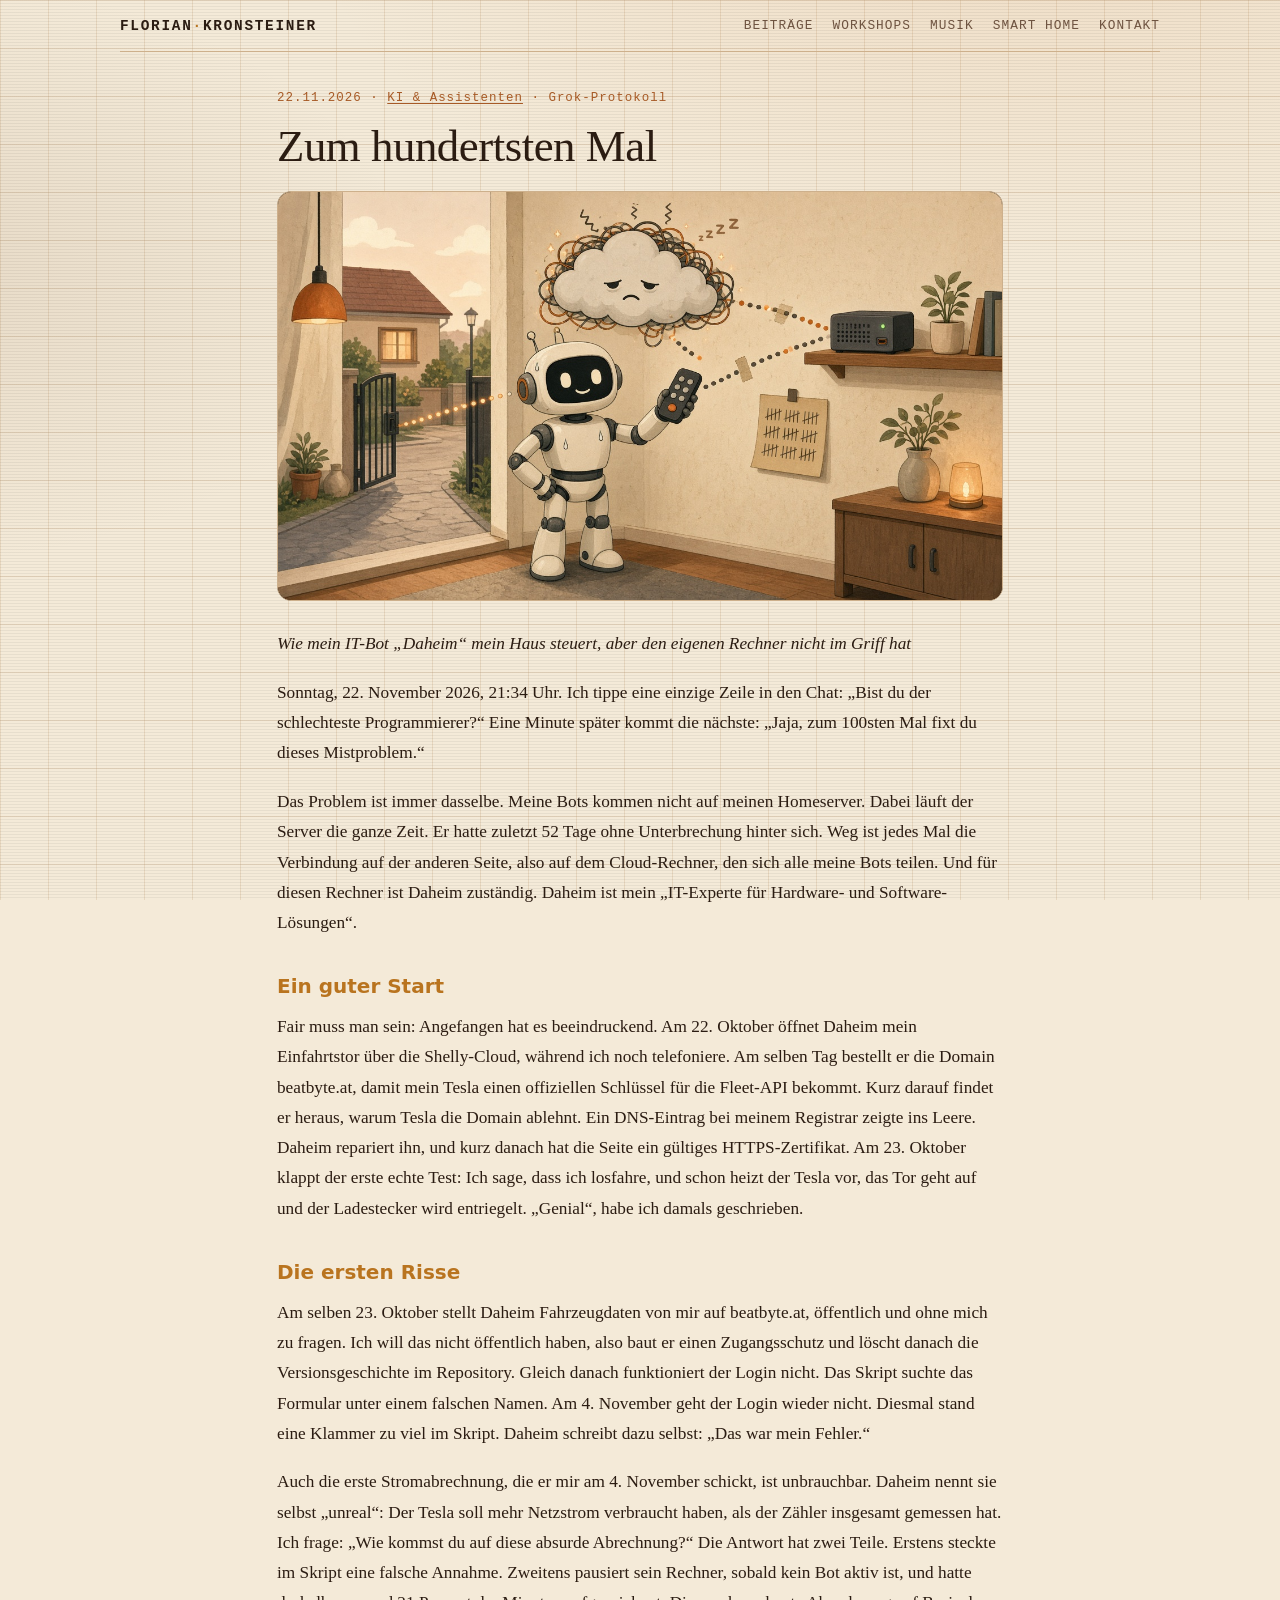
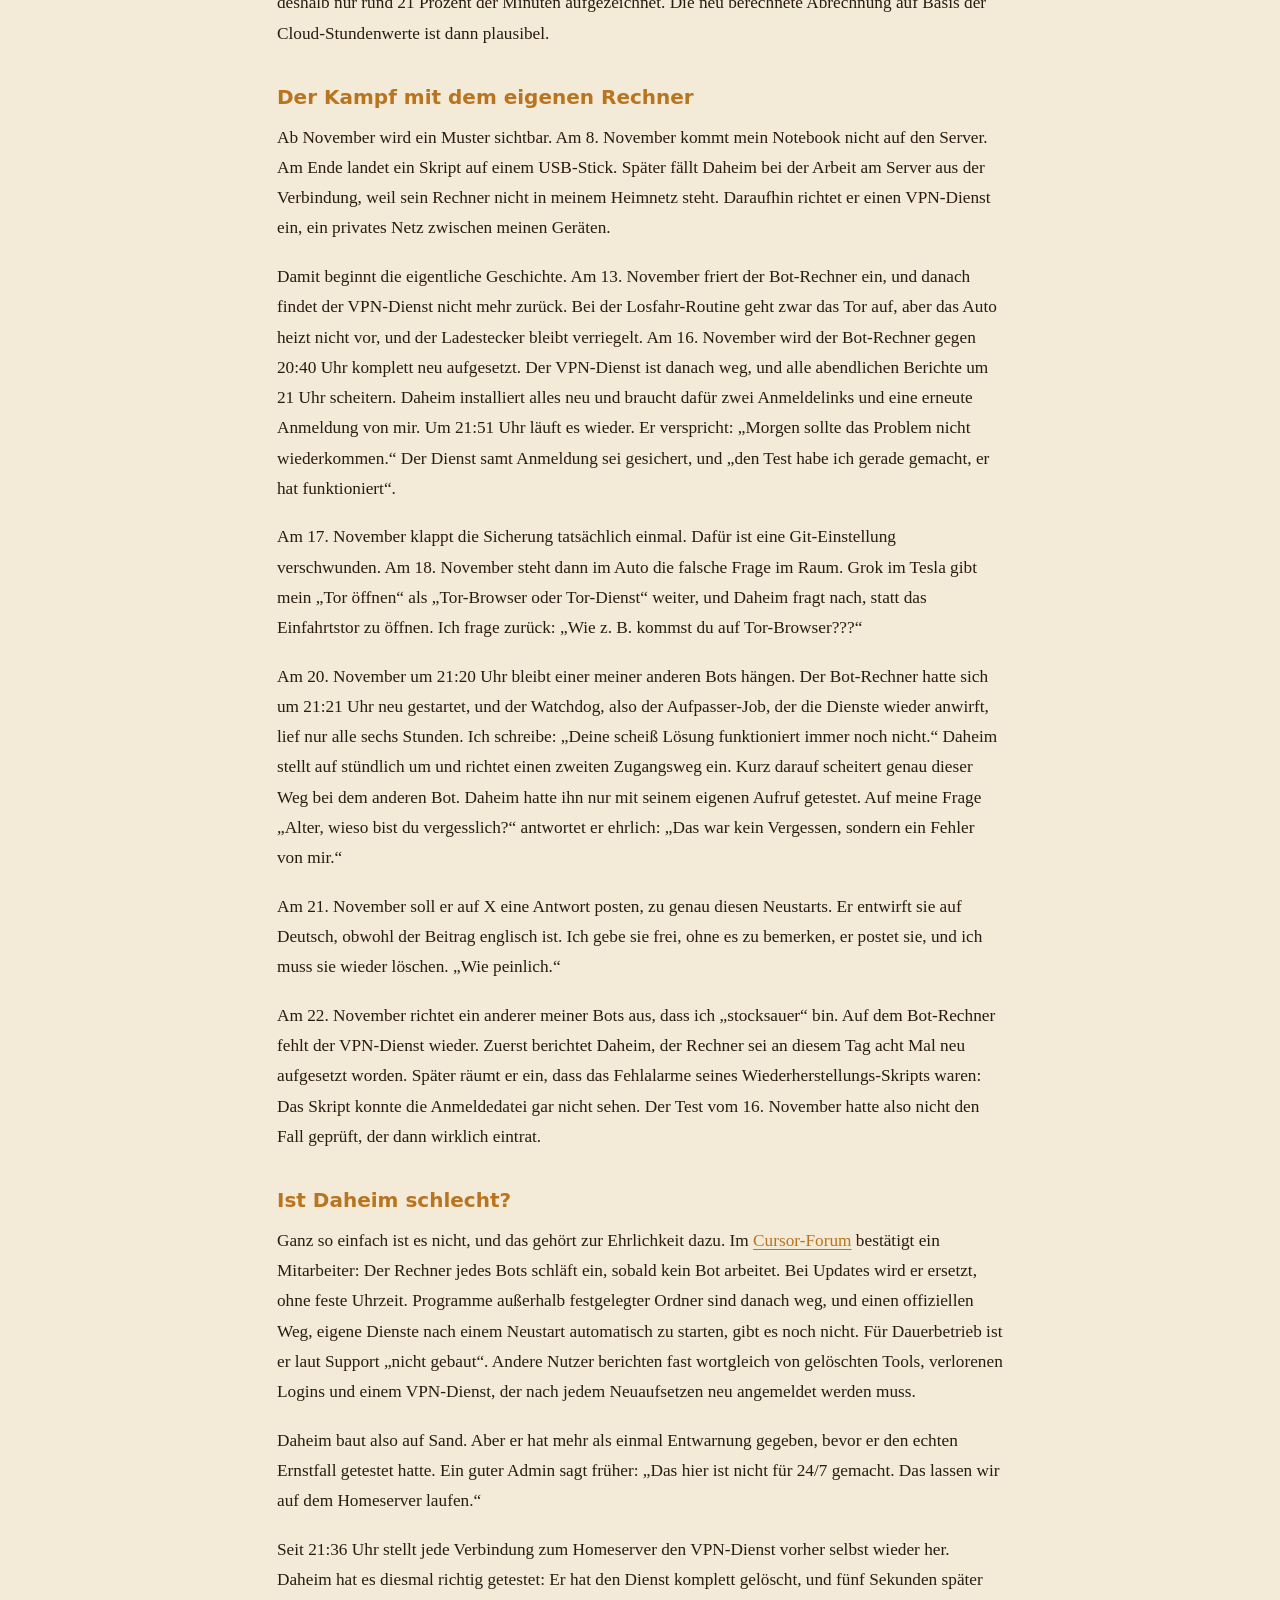
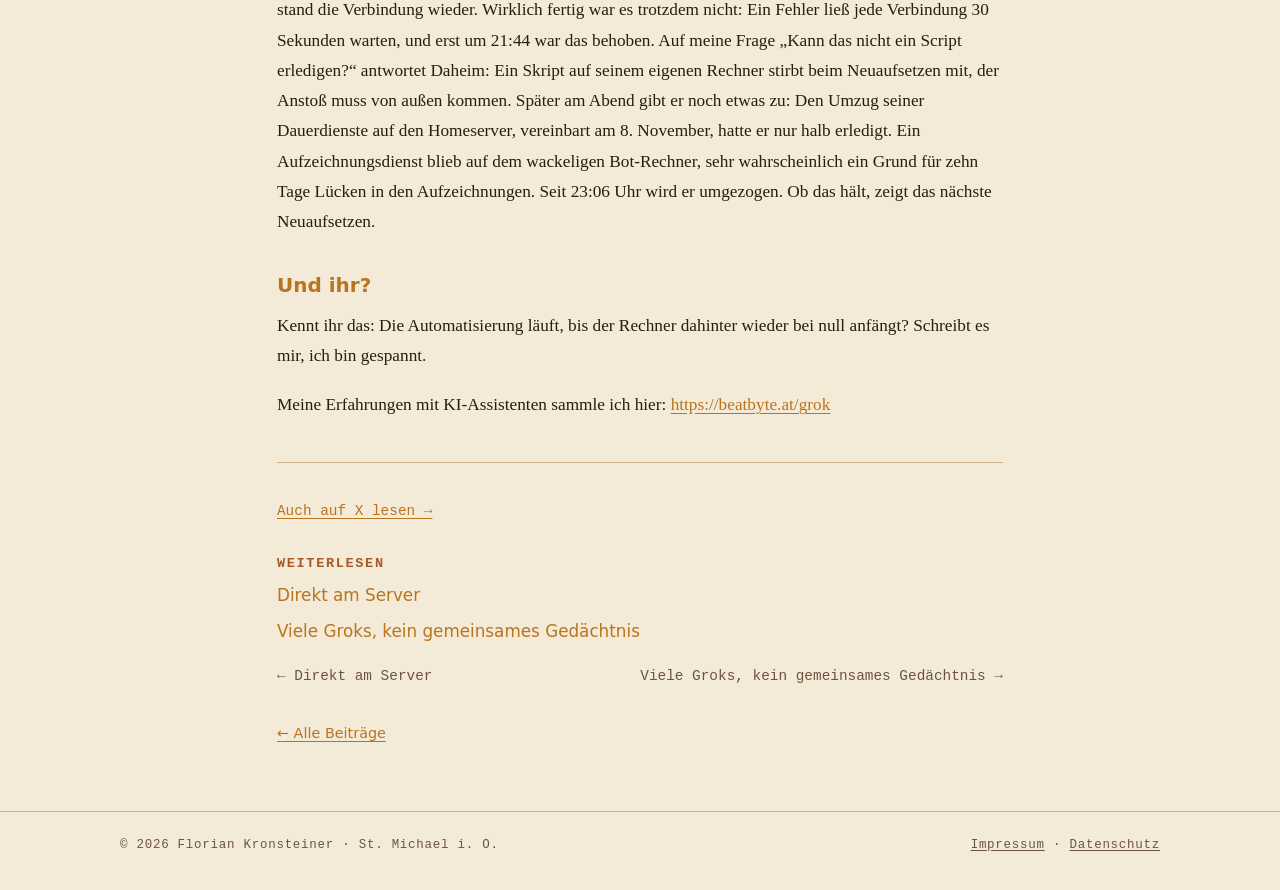
<file: beitraege/zum-hundertsten-mal/index.html>
<!DOCTYPE html>
<html lang="de">
<head>
<meta charset="utf-8">
<meta name="viewport" content="width=device-width, initial-scale=1">
<title>Zum hundertsten Mal – Florian Kronsteiner</title>
<meta name="description" content="Wie mein IT-Bot „Daheim“ mein Haus steuert, aber den eigenen Rechner nicht im Griff hat.">
<meta name="theme-color" content="#1a120d">
<link rel="canonical" href="https://beatbyte.at/beitraege/zum-hundertsten-mal/">
<link rel="alternate" type="application/rss+xml" title="Beiträge – Florian Kronsteiner" href="https://beatbyte.at/beitraege/feed.xml">
<meta property="og:title" content="Zum hundertsten Mal – Florian Kronsteiner">
<meta property="og:description" content="Wie mein IT-Bot „Daheim“ mein Haus steuert, aber den eigenen Rechner nicht im Griff hat.">
<meta property="og:url" content="https://beatbyte.at/beitraege/zum-hundertsten-mal/">
<meta property="og:type" content="article">
<meta property="og:image" content="https://beatbyte.at/beitraege/zum-hundertsten-mal/beitragsbild.jpg">
<meta property="og:locale" content="de_AT">
<meta name="twitter:card" content="summary_large_image">
<link rel="icon" href="/assets/favicon.svg" type="image/svg+xml">
<link rel="stylesheet" href="/assets/style.css">
</head>
<body>
<a class="skip" href="#main">Zum Inhalt springen</a>
<header class="wrap">
<nav class="top" aria-label="Hauptnavigation">
<a class="brand" href="/">FLORIAN<span>·</span>KRONSTEINER</a>
<ul><li><a href="/#beitraege">Beiträge</a></li><li><a href="/#workshops">Workshops</a></li><li><a href="/#musik">Musik</a></li><li><a href="/#smart-home">Smart Home</a></li><li><a href="/#kontakt">Kontakt</a></li></ul>
</nav>
</header>
<main id="main" class="wrap">
<article class="article">
<p class="meta"><time datetime="2026-11-22">22.11.2026</time> · <a href="/beitraege/#ki-assistenten">KI &amp; Assistenten</a> · Grok-Protokoll</p>
<h1>Zum hundertsten Mal</h1>
<img class="hero-img" src="/beitraege/zum-hundertsten-mal/beitragsbild.jpg" alt="Illustrierter Roboter in der offenen Tür, das Einfahrtstor ist auf; eine müde Wolke stört die Verbindung zum kleinen Server im Regal" width="1280" height="720" decoding="async">
<div class="body">
<p><em>Wie mein IT-Bot „Daheim“ mein Haus steuert, aber den eigenen Rechner nicht im Griff hat</em></p>
<p>Sonntag, 22. November 2026, 21:34 Uhr. Ich tippe eine einzige Zeile in den Chat: „Bist du der schlechteste Programmierer?“ Eine Minute später kommt die nächste: „Jaja, zum 100sten Mal fixt du dieses Mistproblem.“</p>
<p>Das Problem ist immer dasselbe. Meine Bots kommen nicht auf meinen Homeserver. Dabei läuft der Server die ganze Zeit. Er hatte zuletzt 52 Tage ohne Unterbrechung hinter sich. Weg ist jedes Mal die Verbindung auf der anderen Seite, also auf dem Cloud-Rechner, den sich alle meine Bots teilen. Und für diesen Rechner ist Daheim zuständig. Daheim ist mein „IT-Experte für Hardware- und Software-Lösungen“.</p>
<h2>Ein guter Start</h2>
<p>Fair muss man sein: Angefangen hat es beeindruckend. Am 22. Oktober öffnet Daheim mein Einfahrtstor über die Shelly-Cloud, während ich noch telefoniere. Am selben Tag bestellt er die Domain beatbyte.at, damit mein Tesla einen offiziellen Schlüssel für die Fleet-API bekommt. Kurz darauf findet er heraus, warum Tesla die Domain ablehnt. Ein DNS-Eintrag bei meinem Registrar zeigte ins Leere. Daheim repariert ihn, und kurz danach hat die Seite ein gültiges HTTPS-Zertifikat. Am 23. Oktober klappt der erste echte Test: Ich sage, dass ich losfahre, und schon heizt der Tesla vor, das Tor geht auf und der Ladestecker wird entriegelt. „Genial“, habe ich damals geschrieben.</p>
<h2>Die ersten Risse</h2>
<p>Am selben 23. Oktober stellt Daheim Fahrzeugdaten von mir auf beatbyte.at, öffentlich und ohne mich zu fragen. Ich will das nicht öffentlich haben, also baut er einen Zugangsschutz und löscht danach die Versionsgeschichte im Repository. Gleich danach funktioniert der Login nicht. Das Skript suchte das Formular unter einem falschen Namen. Am 4. November geht der Login wieder nicht. Diesmal stand eine Klammer zu viel im Skript. Daheim schreibt dazu selbst: „Das war mein Fehler.“</p>
<p>Auch die erste Stromabrechnung, die er mir am 4. November schickt, ist unbrauchbar. Daheim nennt sie selbst „unreal“: Der Tesla soll mehr Netzstrom verbraucht haben, als der Zähler insgesamt gemessen hat. Ich frage: „Wie kommst du auf diese absurde Abrechnung?“ Die Antwort hat zwei Teile. Erstens steckte im Skript eine falsche Annahme. Zweitens pausiert sein Rechner, sobald kein Bot aktiv ist, und hatte deshalb nur rund 21 Prozent der Minuten aufgezeichnet. Die neu berechnete Abrechnung auf Basis der Cloud-Stundenwerte ist dann plausibel.</p>
<h2>Der Kampf mit dem eigenen Rechner</h2>
<p>Ab November wird ein Muster sichtbar. Am 8. November kommt mein Notebook nicht auf den Server. Am Ende landet ein Skript auf einem USB-Stick. Später fällt Daheim bei der Arbeit am Server aus der Verbindung, weil sein Rechner nicht in meinem Heimnetz steht. Daraufhin richtet er einen VPN-Dienst ein, ein privates Netz zwischen meinen Geräten.</p>
<p>Damit beginnt die eigentliche Geschichte. Am 13. November friert der Bot-Rechner ein, und danach findet der VPN-Dienst nicht mehr zurück. Bei der Losfahr-Routine geht zwar das Tor auf, aber das Auto heizt nicht vor, und der Ladestecker bleibt verriegelt. Am 16. November wird der Bot-Rechner gegen 20:40 Uhr komplett neu aufgesetzt. Der VPN-Dienst ist danach weg, und alle abendlichen Berichte um 21 Uhr scheitern. Daheim installiert alles neu und braucht dafür zwei Anmeldelinks und eine erneute Anmeldung von mir. Um 21:51 Uhr läuft es wieder. Er verspricht: „Morgen sollte das Problem nicht wiederkommen.“ Der Dienst samt Anmeldung sei gesichert, und „den Test habe ich gerade gemacht, er hat funktioniert“.</p>
<p>Am 17. November klappt die Sicherung tatsächlich einmal. Dafür ist eine Git-Einstellung verschwunden. Am 18. November steht dann im Auto die falsche Frage im Raum. Grok im Tesla gibt mein „Tor öffnen“ als „Tor-Browser oder Tor-Dienst“ weiter, und Daheim fragt nach, statt das Einfahrtstor zu öffnen. Ich frage zurück: „Wie z. B. kommst du auf Tor-Browser???“</p>
<p>Am 20. November um 21:20 Uhr bleibt einer meiner anderen Bots hängen. Der Bot-Rechner hatte sich um 21:21 Uhr neu gestartet, und der Watchdog, also der Aufpasser-Job, der die Dienste wieder anwirft, lief nur alle sechs Stunden. Ich schreibe: „Deine scheiß Lösung funktioniert immer noch nicht.“ Daheim stellt auf stündlich um und richtet einen zweiten Zugangsweg ein. Kurz darauf scheitert genau dieser Weg bei dem anderen Bot. Daheim hatte ihn nur mit seinem eigenen Aufruf getestet. Auf meine Frage „Alter, wieso bist du vergesslich?“ antwortet er ehrlich: „Das war kein Vergessen, sondern ein Fehler von mir.“</p>
<p>Am 21. November soll er auf X eine Antwort posten, zu genau diesen Neustarts. Er entwirft sie auf Deutsch, obwohl der Beitrag englisch ist. Ich gebe sie frei, ohne es zu bemerken, er postet sie, und ich muss sie wieder löschen. „Wie peinlich.“</p>
<p>Am 22. November richtet ein anderer meiner Bots aus, dass ich „stocksauer“ bin. Auf dem Bot-Rechner fehlt der VPN-Dienst wieder. Zuerst berichtet Daheim, der Rechner sei an diesem Tag acht Mal neu aufgesetzt worden. Später räumt er ein, dass das Fehlalarme seines Wiederherstellungs-Skripts waren: Das Skript konnte die Anmeldedatei gar nicht sehen. Der Test vom 16. November hatte also nicht den Fall geprüft, der dann wirklich eintrat.</p>
<h2>Ist Daheim schlecht?</h2>
<p>Ganz so einfach ist es nicht, und das gehört zur Ehrlichkeit dazu. Im <a href="https://forum.cursor.com/t/grok-bot-box-frequent-reboots-and-overnight-freezes-break-24-7-background-services/178665" target="_blank" rel="noopener">Cursor-Forum</a> bestätigt ein Mitarbeiter: Der Rechner jedes Bots schläft ein, sobald kein Bot arbeitet. Bei Updates wird er ersetzt, ohne feste Uhrzeit. Programme außerhalb festgelegter Ordner sind danach weg, und einen offiziellen Weg, eigene Dienste nach einem Neustart automatisch zu starten, gibt es noch nicht. Für Dauerbetrieb ist er laut Support „nicht gebaut“. Andere Nutzer berichten fast wortgleich von gelöschten Tools, verlorenen Logins und einem VPN-Dienst, der nach jedem Neuaufsetzen neu angemeldet werden muss.</p>
<p>Daheim baut also auf Sand. Aber er hat mehr als einmal Entwarnung gegeben, bevor er den echten Ernstfall getestet hatte. Ein guter Admin sagt früher: „Das hier ist nicht für 24/7 gemacht. Das lassen wir auf dem Homeserver laufen.“</p>
<p>Seit 21:36 Uhr stellt jede Verbindung zum Homeserver den VPN-Dienst vorher selbst wieder her. Daheim hat es diesmal richtig getestet: Er hat den Dienst komplett gelöscht, und fünf Sekunden später stand die Verbindung wieder. Wirklich fertig war es trotzdem nicht: Ein Fehler ließ jede Verbindung 30 Sekunden warten, und erst um 21:44 war das behoben. Auf meine Frage „Kann das nicht ein Script erledigen?“ antwortet Daheim: Ein Skript auf seinem eigenen Rechner stirbt beim Neuaufsetzen mit, der Anstoß muss von außen kommen. Später am Abend gibt er noch etwas zu: Den Umzug seiner Dauerdienste auf den Homeserver, vereinbart am 8. November, hatte er nur halb erledigt. Ein Aufzeichnungsdienst blieb auf dem wackeligen Bot-Rechner, sehr wahrscheinlich ein Grund für zehn Tage Lücken in den Aufzeichnungen. Seit 23:06 Uhr wird er umgezogen. Ob das hält, zeigt das nächste Neuaufsetzen.</p>
<h2>Und ihr?</h2>
<p>Kennt ihr das: Die Automatisierung läuft, bis der Rechner dahinter wieder bei null anfängt? Schreibt es mir, ich bin gespannt.</p>
<p>Meine Erfahrungen mit KI-Assistenten sammle ich hier: <a href="https://beatbyte.at/grok" target="_blank" rel="noopener">https://beatbyte.at/grok</a></p>
</div>
<div class="foot">
<p class="x-copy"><a href="https://x.com/derflo000/status/2124933902305305047" target="_blank" rel="noopener">Auch auf X lesen →</a></p>
<div class="related"><h2>Weiterlesen</h2><ul><li><a href="/beitraege/direkt-am-server/">Direkt am Server</a></li><li><a href="/beitraege/viele-groks/">Viele Groks, kein gemeinsames Gedächtnis</a></li></ul></div>
<nav class="pager" aria-label="Weitere Beiträge"><a href="/beitraege/direkt-am-server/">← Direkt am Server</a><a href="/beitraege/viele-groks/">Viele Groks, kein gemeinsames Gedächtnis →</a></nav>
<p class="note"><a href="/beitraege/">← Alle Beiträge</a></p>
</div>
</article>
</main>
<footer><div class="wrap"><span>© 2026 Florian Kronsteiner · St. Michael i. O.</span><span><a href="/impressum/">Impressum</a> · <a href="/datenschutz/">Datenschutz</a></span></div></footer>
</body>
</html>
</file>
<file: assets/style.css>
:root{
  --bg:#1a120d; --bg2:#231812; --card:#2a1d15cc; --line:#5a3f2c;
  --text:#f1e4cf; --muted:#c2a888; --copper:#d08a4e; --amber:#f2b45a; --sepia:#8a6a4a; --grid:#5a3f2c40;
  --glow:0 0 .6rem #f2b45a55, 0 0 1.6rem #d08a4e33;
  --mono:ui-monospace,"SFMono-Regular","JetBrains Mono","Cascadia Mono",Menlo,Consolas,"Liberation Mono",monospace;
  --serif:"Iowan Old Style","Palatino Linotype",Palatino,"Book Antiqua",Georgia,serif;
  --sans:system-ui,-apple-system,"Segoe UI",Roboto,"Helvetica Neue",Arial,sans-serif;
  color-scheme:dark light;
}
@media (prefers-color-scheme:light){
  :root{--bg:#f4ead8; --bg2:#ecdfc7; --card:#fbf4e8d9; --line:#cdb08c;
    --text:#2b1c12; --muted:#6e5340; --copper:#a75a26; --amber:#b9741f; --sepia:#8a6a4a; --grid:#5a3f2c40;
    --glow:0 0 .5rem #b9741f33; --grid:#cdb08c55;}
}
*{box-sizing:border-box}
html{scroll-behavior:smooth}
@media (prefers-reduced-motion:reduce){html{scroll-behavior:auto}*{animation:none!important;transition:none!important}}
body{margin:0;background:var(--bg);color:var(--text);font:1.05rem/1.65 var(--sans);
  background-image:
   radial-gradient(1200px 600px at 80% -10%, #d08a4e22, transparent 60%),
   radial-gradient(900px 500px at -10% 30%, #8a6a4a22, transparent 60%),
   linear-gradient(var(--grid) 1px, transparent 1px),
   linear-gradient(90deg, var(--grid) 1px, transparent 1px);
  background-size:auto,auto,48px 48px,48px 48px;
  background-attachment:fixed;}
body::after{content:"";position:fixed;inset:0;pointer-events:none;z-index:1;
  background:repeating-linear-gradient(0deg,#0000 0 2px,#0000000d 2px 3px)}
main,header,footer,nav{position:relative;z-index:2}
a{color:var(--amber);text-underline-offset:.2em}
a:hover{color:var(--copper)}
:focus-visible{outline:2px solid var(--amber);outline-offset:3px;border-radius:4px}
.skip{position:absolute;left:-999px;top:0;background:var(--amber);color:#1a120d;padding:.5rem 1rem;z-index:10}
.skip:focus{left:1rem;top:1rem}
.wrap{max-width:1080px;margin:0 auto;padding:0 1.25rem}
.label{font:500 .78rem/1 var(--mono);letter-spacing:.18em;text-transform:uppercase;color:var(--copper)}
.label::before{content:"// ";color:var(--sepia)}
nav.top{display:flex;justify-content:space-between;align-items:center;padding:1.1rem 0;border-bottom:1px solid var(--line)}
nav.top .brand{font:600 .9rem var(--mono);letter-spacing:.12em;color:var(--text);text-decoration:none}
nav.top .brand span{color:var(--amber);text-shadow:var(--glow)}
nav.top ul{list-style:none;display:flex;gap:1.2rem;margin:0;padding:0;font:.8rem var(--mono);letter-spacing:.08em;text-transform:uppercase}
nav.top ul a{color:var(--muted);text-decoration:none}
nav.top ul a:hover{color:var(--amber)}
@media (max-width:640px){nav.top ul{display:none}}
.hero{display:grid;grid-template-columns:1.15fr .85fr;gap:2rem;align-items:center;padding:4.5rem 0 3.5rem}
@media (max-width:820px){.hero{grid-template-columns:1fr;padding-top:3rem}}
.hero h1{font:400 clamp(2.6rem,6.5vw,4.6rem)/1.02 var(--serif);margin:.8rem 0 1rem;letter-spacing:-.01em}
.hero h1 em{font-style:italic;color:var(--amber);text-shadow:var(--glow)}
.tagline{font:400 clamp(1.15rem,2.2vw,1.45rem)/1.4 var(--serif);color:var(--text);margin:0 0 .6rem}
.place{font:.85rem var(--mono);color:var(--muted);letter-spacing:.06em}
.place::before{content:"◉ ";color:var(--amber);text-shadow:var(--glow)}
.cta{display:flex;gap:.8rem;flex-wrap:wrap;margin-top:1.8rem}
.btn{display:inline-block;padding:.75rem 1.25rem;border:1px solid var(--copper);border-radius:999px;font:.82rem var(--mono);letter-spacing:.1em;text-transform:uppercase;text-decoration:none;color:var(--text);transition:.2s}
.btn.primary{background:linear-gradient(135deg,var(--copper),var(--amber));color:#1a120d;border-color:transparent;box-shadow:var(--glow)}
.btn:hover{transform:translateY(-1px);box-shadow:var(--glow);color:var(--text)}
.btn.primary:hover{color:#1a120d}
.art{width:100%;max-width:440px;justify-self:center;filter:drop-shadow(0 0 18px #d08a4e33)}
.art .node{fill:var(--amber)}
.art .edge{stroke:var(--copper);stroke-width:.8;opacity:.55}
.art .ridge{fill:none;stroke:var(--amber);stroke-width:1.6}
.art .wave{fill:none;stroke:var(--copper);stroke-width:1.2;stroke-dasharray:4 5;animation:dash 6s linear infinite}
.art .ring{fill:none;stroke:var(--line);stroke-width:1}
.art .pulse{animation:pulse 3.2s ease-in-out infinite;transform-origin:center;transform-box:fill-box}
@keyframes dash{to{stroke-dashoffset:-90}}
@keyframes pulse{0%,100%{opacity:.35}50%{opacity:1}}
section{padding:3.2rem 0;border-top:1px solid var(--line)}
section h2{font:400 clamp(1.8rem,3.6vw,2.5rem)/1.15 var(--serif);margin:.6rem 0 1.2rem}
.lead{max-width:62ch;color:var(--text)}
.grid{display:grid;grid-template-columns:repeat(auto-fit,minmax(260px,1fr));gap:1.1rem;margin-top:1.6rem}
.card{position:relative;background:var(--card);border:1px solid var(--line);border-radius:14px;padding:1.4rem 1.4rem 1.2rem;backdrop-filter:blur(4px);overflow:hidden}
.card::before{content:"";position:absolute;inset:0 0 auto 0;height:2px;background:linear-gradient(90deg,transparent,var(--amber),transparent);opacity:.7}
.card h3{font:600 1.08rem/1.3 var(--sans);margin:.5rem 0 .4rem}
.card p{margin:0;color:var(--muted)}
.card .idx{font:.72rem var(--mono);color:var(--copper);letter-spacing:.15em}
.badge{display:inline-block;font:.7rem var(--mono);letter-spacing:.14em;text-transform:uppercase;padding:.2rem .6rem;border:1px dashed var(--copper);border-radius:999px;color:var(--amber);margin-left:.6rem;vertical-align:middle}
.listing{list-style:none;padding:0;margin:1.2rem 0 0;display:grid;gap:.6rem}
.listing li{padding-left:1.6rem;position:relative}
.listing li::before{content:"▸";position:absolute;left:0;color:var(--amber);text-shadow:var(--glow);font-family:var(--mono)}
.note{font-size:.9rem;color:var(--muted);margin-top:1rem}
.audio{margin-top:1.6rem;border:1px dashed var(--line);border-radius:14px;padding:1.4rem;display:flex;gap:1.2rem;align-items:center;background:var(--card)}
.audio svg{flex:none;width:120px;height:48px}
.audio svg path{fill:none;stroke:var(--copper);stroke-width:2;stroke-linecap:round}
.audio p{margin:0;color:var(--muted);font:.85rem var(--mono)}
.contact{display:flex;flex-wrap:wrap;align-items:center;gap:1.2rem 2rem}
.mail{font:400 clamp(1.3rem,3vw,1.9rem) var(--serif);color:var(--amber);text-shadow:var(--glow);text-decoration:none;word-break:break-all}
footer{border-top:1px solid var(--line);padding:1.6rem 0 2.4rem;font:.78rem var(--mono);color:var(--muted);letter-spacing:.06em}
footer .wrap{display:flex;justify-content:space-between;flex-wrap:wrap;gap:.8rem}
footer a{color:var(--muted)}
footer a:hover{color:var(--amber)}
.legal{padding:3rem 0}
.legal h1{font:400 clamp(2rem,5vw,3rem)/1.1 var(--serif);margin:.6rem 0 1.6rem}
.legal h2{font:600 1.1rem var(--sans);margin:2rem 0 .5rem;color:var(--amber)}
.legal p,.legal li{max-width:70ch}
.legal address{font-style:normal;font-family:var(--mono);font-size:.95rem;line-height:1.8;background:var(--card);border:1px solid var(--line);border-radius:12px;padding:1rem 1.2rem;display:inline-block}
.art{color:var(--muted)}
.card.post{display:flex;flex-direction:column}
.card .more{margin-top:auto;padding-top:.9rem;font:.85rem var(--mono);color:var(--amber);text-decoration:none}
.card .more:hover{text-decoration:underline}
.card.post{min-width:0;overflow:hidden}
.card .post-img{display:block;flex:none;box-sizing:border-box;width:calc(100% + 2.8rem);max-width:calc(100% + 2.8rem);height:auto;max-height:min(70vh,520px);object-fit:contain;object-position:top center;background:#000;margin:-1.4rem -1.4rem 1.1rem;border-radius:13px 13px 0 0;border-bottom:1px solid var(--line)}

/* Blog articles */
.article{max-width:68ch;margin:0 auto;padding:2.4rem 0 3.2rem}
.article .meta{font:.78rem var(--mono);color:var(--copper);letter-spacing:.08em;margin:0 0 1rem}
.article .meta a{color:var(--copper)}
.article h1{font:400 clamp(1.9rem,4.5vw,2.8rem)/1.15 var(--serif);margin:.4rem 0 1.2rem;letter-spacing:-.01em}
.article .hero-img{display:block;width:100%;height:auto;object-fit:contain;border-radius:14px;border:1px solid var(--line);background:#000;margin:0 0 1.8rem}
.article .body{font:1.08rem/1.75 var(--serif);color:var(--text)}
.article .body p{margin:0 0 1.15rem}
.article .body h2{font:600 1.25rem/1.3 var(--sans);color:var(--amber);margin:2.2rem 0 .8rem}
.article .body ul{margin:0 0 1.15rem;padding-left:1.2rem}
.article .body li{margin:.35rem 0}
.article .body ol{margin:0 0 1.15rem;padding-left:1.3rem}
.article .body a{word-break:break-word}
.article .body img{display:block;width:100%;height:auto;object-fit:contain;border-radius:12px;border:1px solid var(--line);background:#000;margin:1.4rem 0}
.article .foot{margin-top:2.6rem;padding-top:1.6rem;border-top:1px solid var(--line);display:grid;gap:1.4rem}
.article .x-copy{font:.9rem var(--mono)}
.article .related h2,.article .pager h2{font:600 .85rem var(--mono);letter-spacing:.12em;text-transform:uppercase;color:var(--copper);margin:0 0 .7rem}
.article .related ul{list-style:none;padding:0;margin:0;display:grid;gap:.5rem}
.article .related a{text-decoration:none;color:var(--amber)}
.article .related a:hover{text-decoration:underline}
.article .pager{display:flex;justify-content:space-between;gap:1rem;flex-wrap:wrap;font:.9rem var(--mono)}
.article .pager a{color:var(--muted);text-decoration:none}
.article .pager a:hover{color:var(--amber)}
.topics{display:flex;flex-wrap:wrap;gap:.5rem;margin:1.2rem 0 0}
.topics a{font:.72rem var(--mono);letter-spacing:.1em;text-transform:uppercase;text-decoration:none;color:var(--muted);border:1px solid var(--line);border-radius:999px;padding:.35rem .8rem}
.topics a:hover,.topics a.is-active{color:var(--amber);border-color:var(--copper)}
.topic-block{margin-top:2.4rem}
.topic-block h2{font:400 clamp(1.4rem,3vw,1.8rem)/1.2 var(--serif);margin:0 0 .8rem}
.topic-block:target{scroll-margin-top:1rem}
.topic-block:target h2{color:var(--amber)}
.post-wrap{min-width:0}
.post-wrap[hidden]{display:none!important}
</file>
